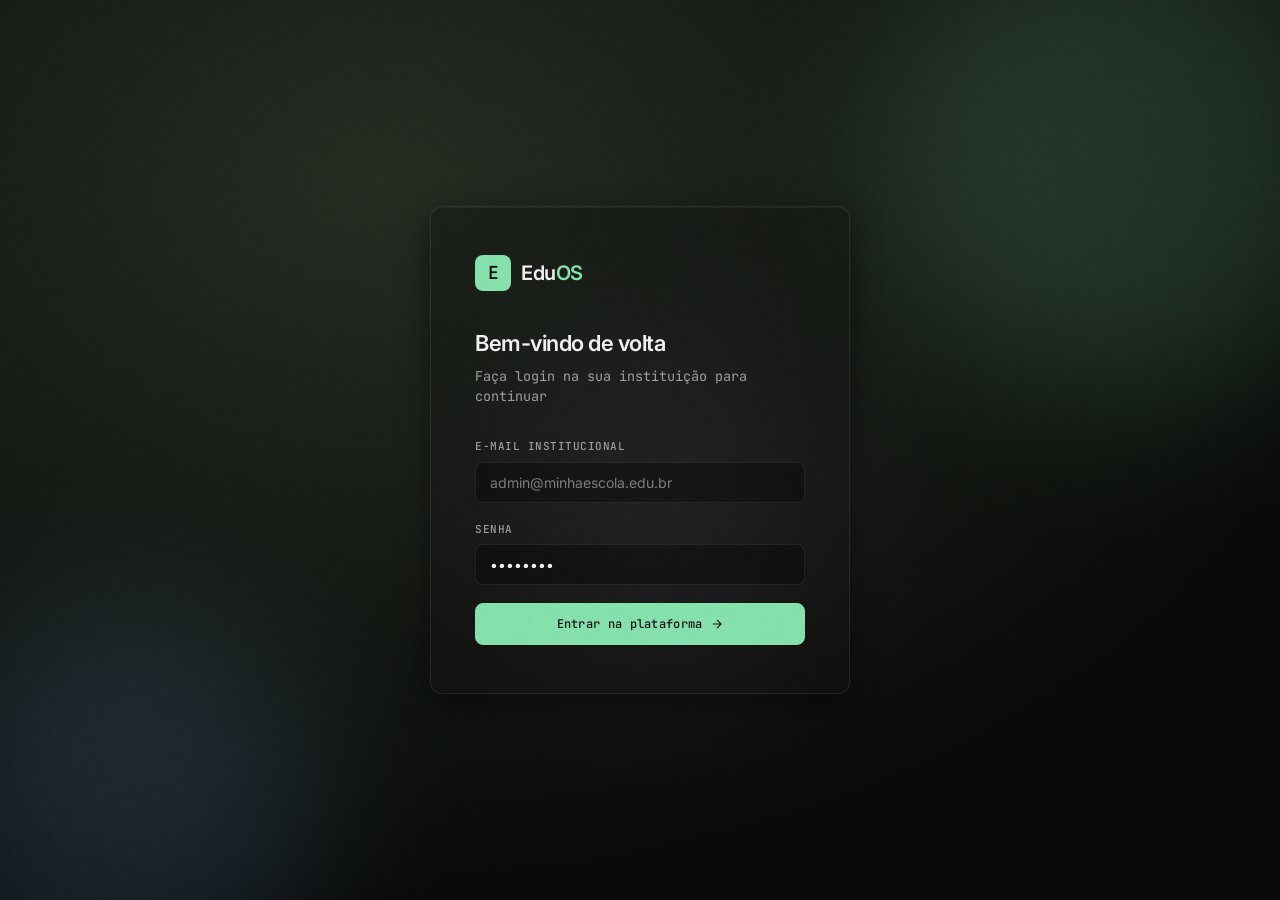
<file: index.html>
<!DOCTYPE html>
<html lang="pt-BR" data-theme="neon-glass">
<head>
<meta charset="UTF-8">
<meta name="viewport" content="width=device-width, initial-scale=1.0">
<title>EduOS — Plataforma de Gestão Educacional</title>
<meta name="description" content="EduOS — Sistema SaaS de gestão educacional para cursos técnicos e treinamentos NR.">
<link rel="preconnect" href="https://fonts.googleapis.com">
<link href="https://fonts.googleapis.com/css2?family=Inter:wght@300;400;500;600;700&family=JetBrains+Mono:wght@400;500&display=swap" rel="stylesheet">
<link rel="stylesheet" href="https://cdnjs.cloudflare.com/ajax/libs/font-awesome/6.4.0/css/all.min.css">
<link rel="stylesheet" href="./css/globals.css">
<link rel="stylesheet" href="./css/layout.css">
<link rel="stylesheet" href="./css/components.css">
</head>
<body>

<!-- SKIP LINK — acessibilidade: permite pular o sidebar via teclado (Tab → Enter) -->
<a href="#main-content" class="skip-link">Pular para o conteúdo</a>

<!-- NOISE OVERLAY (grain texture — ativo em neon-glass e ocean-glass) -->
<div class="noise-overlay"></div>

<!-- TOAST CONTAINER -->
<div id="toast-container"></div>

<!-- MODAL BACKDROP -->
<div class="modal-backdrop" id="modal-backdrop">
  <div class="modal" id="modal-content">
    <div class="modal-header">
      <span class="modal-title" id="modal-title">Modal</span>
      <button class="modal-close" id="modal-close-btn">
        <svg viewBox="0 0 24 24" fill="none" stroke="currentColor" stroke-width="2" width="16" height="16"><path d="M18 6L6 18M6 6l12 12"/></svg>
      </button>
    </div>
    <div id="modal-body"></div>
  </div>
</div>

<!-- ===================== LOGIN SCREEN ===================== -->
<div id="login-screen">
  <div class="login-bg">
    <div class="login-bg-orb"></div>
    <div class="login-bg-orb"></div>
    <div class="login-bg-orb"></div>
  </div>
  <div class="login-card">
    <div class="login-logo">
      <div class="login-logo-icon">E</div>
      <div class="login-logo-text">Edu<span>OS</span></div>
    </div>
    <h2>Bem-vindo de volta</h2>
    <p>Faça login na sua instituição para continuar</p>

    <div class="form-field">
      <label class="form-label">E-mail institucional</label>
      <input class="form-input" id="login-email" type="email" placeholder="admin@minhaescola.edu.br">
    </div>
    <div class="form-field">
      <label class="form-label">Senha</label>
      <input class="form-input" id="login-pass" type="password" placeholder="••••••••" value="demo1234">
    </div>
    <div id="login-session-hint" style="display:none; color:var(--accent); font-size:11.5px; margin-bottom:4px; font-family:var(--font-mono); opacity:0.8;"></div>
    <div id="login-error" style="display:none; color:var(--red); font-size:12.5px; margin-bottom:12px; padding:8px 12px; background:var(--red-soft); border-radius:var(--radius-sm);"></div>
    <button class="btn btn-primary full" id="login-btn">
      Entrar na plataforma
      <svg viewBox="0 0 24 24" fill="none" stroke="currentColor" stroke-width="2" width="14" height="14"><path d="M5 12h14M12 5l7 7-7 7"/></svg>
    </button>

    <!-- Demo login was removed -->
  </div>
</div>

<!-- ===================== APP ===================== -->

<!-- Overlay do drawer mobile -->
<div class="sidebar-overlay" id="sidebar-overlay"></div>

<div id="app">
  <!-- SIDEBAR -->
  <aside class="sidebar" id="sidebar">
    <div class="sidebar-header">
      <div class="sidebar-brand">
        <div class="sidebar-brand-icon" style="flex-shrink:0">E</div>
        <div class="sidebar-brand-name" style="flex-shrink:0">Edu<span>OS</span></div>
        <button class="sidebar-collapse-btn" id="sidebar-collapse-btn" aria-label="Alternar menu">
          <svg viewBox="0 0 24 24" fill="none" stroke="currentColor" stroke-width="2" width="16" height="16">
            <polyline points="15 18 9 12 15 6"></polyline>
          </svg>
        </button>
      </div>
    </div>

    <div class="sidebar-section">
      <div class="sidebar-section-label">Visão geral</div>
      <div class="nav-item active" data-page="dashboard" role="button" tabindex="0" aria-current="page">
        <svg viewBox="0 0 24 24" fill="none" stroke="currentColor" stroke-width="1.8"><rect x="3" y="3" width="7" height="7" rx="1"/><rect x="14" y="3" width="7" height="7" rx="1"/><rect x="3" y="14" width="7" height="7" rx="1"/><rect x="14" y="14" width="7" height="7" rx="1"/></svg>
        <span class="nav-label">Dashboard</span>
      </div>
    </div>

    <div class="sidebar-section">
      <div class="sidebar-section-label">Acadêmico</div>
      <div class="nav-item" role="button" tabindex="0" data-page="alunos">
        <svg viewBox="0 0 24 24" fill="none" stroke="currentColor" stroke-width="1.8"><path d="M17 21v-2a4 4 0 00-4-4H5a4 4 0 00-4 4v2"/><circle cx="9" cy="7" r="4"/><path d="M23 21v-2a4 4 0 00-3-3.87M16 3.13a4 4 0 010 7.75"/></svg>
        <span class="nav-label">Alunos</span>
      </div>
      <div class="nav-item" role="button" tabindex="0" data-page="turmas">
        <svg viewBox="0 0 24 24" fill="none" stroke="currentColor" stroke-width="1.8"><rect x="3" y="4" width="18" height="18" rx="2"/><path d="M16 2v4M8 2v4M3 10h18"/></svg>
        <span class="nav-label">Turmas</span>
      </div>
      <div class="nav-item" role="button" tabindex="0" data-page="cursos">
        <svg viewBox="0 0 24 24" fill="none" stroke="currentColor" stroke-width="1.8"><path d="M4 19.5A2.5 2.5 0 016.5 17H20"/><path d="M6.5 2H20v20H6.5A2.5 2.5 0 014 19.5v-15A2.5 2.5 0 016.5 2z"/></svg>
        <span class="nav-label">Cursos</span>
      </div>
      <div class="nav-item" role="button" tabindex="0" data-page="instrutores">
        <svg viewBox="0 0 24 24" fill="none" stroke="currentColor" stroke-width="1.8"><circle cx="12" cy="8" r="4"/><path d="M20 21a8 8 0 00-16 0"/><path d="M16 11l2 2 4-4"/></svg>
        <span class="nav-label">Instrutores</span>
      </div>
    </div>

    <div class="sidebar-section">
      <div class="sidebar-section-label">Operacional</div>
      <div class="nav-item" role="button" tabindex="0" data-page="matriculas">
        <svg viewBox="0 0 24 24" fill="none" stroke="currentColor" stroke-width="1.8"><path d="M9 11l3 3L22 4"/><path d="M21 12v7a2 2 0 01-2 2H5a2 2 0 01-2-2V5a2 2 0 012-2h11"/></svg>
        <span class="nav-label">Matrículas</span>
      </div>
      <div class="nav-item" role="button" tabindex="0" data-page="pipeline">
        <svg viewBox="0 0 24 24" fill="none" stroke="currentColor" stroke-width="1.8"><path d="M2 20h2l3-12h10l3 12h2M9 8h6"/></svg>
        <span class="nav-label">Pipeline</span>
      </div>
      <div class="nav-item" role="button" tabindex="0" data-page="certificados">
        <svg viewBox="0 0 24 24" fill="none" stroke="currentColor" stroke-width="1.8"><circle cx="12" cy="8" r="6"/><path d="M15.477 12.89L17 22l-5-3-5 3 1.523-9.11"/></svg>
        <span class="nav-label">Certificados</span>
      </div>
    </div>

    <div class="sidebar-section">
      <div class="sidebar-section-label">Comercial</div>
      <div class="nav-item" role="button" tabindex="0" data-page="empresas">
        <svg viewBox="0 0 24 24" fill="none" stroke="currentColor" stroke-width="1.8"><path d="M3 9l9-7 9 7v11a2 2 0 01-2 2H5a2 2 0 01-2-2z"/><polyline points="9 22 9 12 15 12 15 22"/></svg>
        <span class="nav-label">Empresas B2B</span>
      </div>
      <div class="nav-item" role="button" tabindex="0" data-page="renovacoes">
        <svg viewBox="0 0 24 24" fill="none" stroke="currentColor" stroke-width="1.8"><path d="M23 4v6h-6"/><path d="M20.49 15a9 9 0 11-2.12-9.36L23 10"/></svg>
        <span class="nav-label">Renovações</span>
      </div>
    </div>

    <div class="sidebar-section">
      <div class="sidebar-section-label">Financeiro</div>
      <div class="nav-item" role="button" tabindex="0" data-page="financeiro">
        <svg viewBox="0 0 24 24" fill="none" stroke="currentColor" stroke-width="1.8"><line x1="12" y1="1" x2="12" y2="23"/><path d="M17 5H9.5a3.5 3.5 0 000 7h5a3.5 3.5 0 010 7H6"/></svg>
        <span class="nav-label">Pagamentos</span>
      </div>
      <div class="nav-item" role="button" tabindex="0" data-page="relatorios">
        <svg viewBox="0 0 24 24" fill="none" stroke="currentColor" stroke-width="1.8"><line x1="18" y1="20" x2="18" y2="10"/><line x1="12" y1="20" x2="12" y2="4"/><line x1="6" y1="20" x2="6" y2="14"/></svg>
        <span class="nav-label">Relatórios</span>
      </div>
    </div>

    <div class="sidebar-section">
      <div class="sidebar-section-label">Minha Conta</div>
      <div class="nav-item" role="button" tabindex="0" data-page="portal-aluno">
        <svg viewBox="0 0 24 24" fill="none" stroke="currentColor" stroke-width="1.8"><circle cx="12" cy="8" r="4"/><path d="M4 20c0-4 3.6-7 8-7s8 3 8 7"/></svg>
        <span class="nav-label">Meu Portal</span>
      </div>
    </div>

    <div class="sidebar-section">
      <div class="sidebar-section-label">Sistema</div>
      <div class="nav-item" role="button" tabindex="0" data-page="rbac">
        <svg viewBox="0 0 24 24" fill="none" stroke="currentColor" stroke-width="1.8"><rect x="3" y="11" width="18" height="11" rx="2"/><path d="M7 11V7a5 5 0 0110 0v4"/></svg>
        <span class="nav-label">Permissões RBAC</span>
      </div>
      <div class="nav-item" role="button" tabindex="0" data-page="configuracoes">
        <svg viewBox="0 0 24 24" fill="none" stroke="currentColor" stroke-width="1.8"><circle cx="12" cy="12" r="3"/><path d="M19.4 15a1.65 1.65 0 00.33 1.82l.06.06a2 2 0 010 2.83 2 2 0 01-2.83 0l-.06-.06a1.65 1.65 0 00-1.82-.33 1.65 1.65 0 00-1 1.51V21a2 2 0 01-2 2 2 2 0 01-2-2v-.09A1.65 1.65 0 009 19.4a1.65 1.65 0 00-1.82.33l-.06.06a2 2 0 01-2.83 0 2 2 0 010-2.83l.06-.06A1.65 1.65 0 004.68 15a1.65 1.65 0 00-1.51-1H3a2 2 0 01-2-2 2 2 0 012-2h.09A1.65 1.65 0 004.6 9a1.65 1.65 0 00-.33-1.82l-.06-.06a2 2 0 010-2.83 2 2 0 012.83 0l.06.06A1.65 1.65 0 009 4.68a1.65 1.65 0 001-1.51V3a2 2 0 012-2 2 2 0 012 2v.09a1.65 1.65 0 001 1.51 1.65 1.65 0 001.82-.33l.06-.06a2 2 0 012.83 0 2 2 0 010 2.83l-.06.06A1.65 1.65 0 0019.4 9a1.65 1.65 0 001.51 1H21a2 2 0 012 2 2 2 0 01-2 2h-.09a1.65 1.65 0 00-1.51 1z"/></svg>
        <span class="nav-label">Configurações</span>
      </div>
    </div>

    <div class="sidebar-footer">
      <div class="user-chip" id="user-chip-logout">
        <div class="user-avatar" id="user-avatar-sidebar">A</div>
        <div class="user-info">
          <div class="user-name" id="user-name-sidebar">Admin</div>
          <div class="user-role" id="user-role-sidebar">Administrador</div>
        </div>
        <svg viewBox="0 0 24 24" fill="none" stroke="currentColor" stroke-width="1.8" width="14" height="14" style="color:var(--text-tertiary);flex-shrink:0"><path d="M9 21H5a2 2 0 01-2-2V5a2 2 0 012-2h4M16 17l5-5-5-5M21 12H9"/></svg>
      </div>
    </div>
  </aside>

  <!-- MAIN AREA -->
  <div class="main-area">
    <div class="topbar">
      <!-- Hamburger mobile -->
      <button id="hamburger-btn" aria-label="Abrir menu">
        <svg viewBox="0 0 24 24" fill="none" stroke="currentColor" stroke-width="2" width="20" height="20">
          <line x1="3" y1="6" x2="21" y2="6"/><line x1="3" y1="12" x2="21" y2="12"/><line x1="3" y1="18" x2="21" y2="18"/>
        </svg>
      </button>

      <span id="topbar-title" class="topbar-title">Dashboard</span>

      <div class="topbar-actions">
        <div class="topbar-search-wrap">
          <svg viewBox="0 0 24 24" fill="none" stroke="currentColor" stroke-width="2"><circle cx="11" cy="11" r="8"/><path d="M21 21l-4.35-4.35"/></svg>
          <input class="topbar-search" id="topbar-search" placeholder="Buscar alunos, cursos...">
        </div>
        <div style="position:relative" id="notif-wrapper">
          <button class="btn btn-ghost btn-icon notif-bell-btn" title="Notificações" id="notif-btn">
            <svg viewBox="0 0 24 24" fill="none" stroke="currentColor" stroke-width="1.8" width="16" height="16"><path d="M18 8A6 6 0 006 8c0 7-3 9-3 9h18s-3-2-3-9M13.73 21a2 2 0 01-3.46 0"/></svg>
          </button>
          <div class="notif-dot" id="notif-dot" style="display:none"></div>
        </div>
        <button class="btn btn-ghost btn-icon" id="theme-toggle" title="Alternar tema (4 temas)">
          <i class="fa-solid fa-terminal"></i>
        </button>
      </div>
    </div>
    <div class="content" id="main-content"></div>
  </div>
</div>

<!-- ===================== MOBILE BOTTOM NAV ===================== -->
<nav class="mobile-bottom-nav" id="mobile-bottom-nav">
  <div class="nav-item mbn-item" data-page="dashboard">
    <svg viewBox="0 0 24 24" fill="none" stroke="currentColor" stroke-width="1.8"><rect x="3" y="3" width="7" height="7" rx="1"/><rect x="14" y="3" width="7" height="7" rx="1"/><rect x="3" y="14" width="7" height="7" rx="1"/><rect x="14" y="14" width="7" height="7" rx="1"/></svg>
    <span>Dashboard</span>
  </div>
  <div class="nav-item mbn-item" data-page="alunos">
    <svg viewBox="0 0 24 24" fill="none" stroke="currentColor" stroke-width="1.8"><path d="M17 21v-2a4 4 0 00-4-4H5a4 4 0 00-4 4v2"/><circle cx="9" cy="7" r="4"/><path d="M23 21v-2a4 4 0 00-3-3.87M16 3.13a4 4 0 010 7.75"/></svg>
    <span>Alunos</span>
  </div>
  <div class="nav-item mbn-item" data-page="matriculas">
    <svg viewBox="0 0 24 24" fill="none" stroke="currentColor" stroke-width="1.8"><path d="M9 11l3 3L22 4"/><path d="M21 12v7a2 2 0 01-2 2H5a2 2 0 01-2-2V5a2 2 0 012-2h11"/></svg>
    <span>Matrículas</span>
  </div>
  <div class="nav-item mbn-item" data-page="financeiro">
    <svg viewBox="0 0 24 24" fill="none" stroke="currentColor" stroke-width="1.8"><line x1="12" y1="1" x2="12" y2="23"/><path d="M17 5H9.5a3.5 3.5 0 000 7h5a3.5 3.5 0 010 7H6"/></svg>
    <span>Pagamentos</span>
  </div>
  <button class="mbn-item mbn-more" id="mbn-more-btn" aria-label="Mais opções">
    <svg viewBox="0 0 24 24" fill="none" stroke="currentColor" stroke-width="1.8"><circle cx="5" cy="12" r="1.5"/><circle cx="12" cy="12" r="1.5"/><circle cx="19" cy="12" r="1.5"/></svg>
    <span>Mais</span>
  </button>
</nav>

<!-- SHEET OVERLAY -->
<div class="sheet-overlay" id="sheet-overlay"></div>

<!-- MOBILE BOTTOM SHEET -->
<div class="mobile-sheet" id="mobile-sheet">
  <div class="sheet-handle"></div>

  <div class="sheet-user">
    <div class="user-avatar" id="sheet-user-avatar">A</div>
    <div class="user-info">
      <div class="user-name" id="sheet-user-name">Admin</div>
      <div class="user-role" id="sheet-user-role">Administrador</div>
    </div>
    <button class="sheet-logout-btn" id="sheet-logout-btn" aria-label="Sair">
      <svg viewBox="0 0 24 24" fill="none" stroke="currentColor" stroke-width="1.8" width="16" height="16"><path d="M9 21H5a2 2 0 01-2-2V5a2 2 0 012-2h4M16 17l5-5-5-5M21 12H9"/></svg>
    </button>
  </div>

  <div class="sheet-section">
    <div class="sheet-section-label">Acadêmico</div>
    <div class="nav-item" role="button" tabindex="0" data-page="turmas">
      <svg viewBox="0 0 24 24" fill="none" stroke="currentColor" stroke-width="1.8"><rect x="3" y="4" width="18" height="18" rx="2"/><path d="M16 2v4M8 2v4M3 10h18"/></svg>
      Turmas
    </div>
    <div class="nav-item" role="button" tabindex="0" data-page="cursos">
      <svg viewBox="0 0 24 24" fill="none" stroke="currentColor" stroke-width="1.8"><path d="M4 19.5A2.5 2.5 0 016.5 17H20"/><path d="M6.5 2H20v20H6.5A2.5 2.5 0 014 19.5v-15A2.5 2.5 0 016.5 2z"/></svg>
      Cursos
    </div>
    <div class="nav-item" role="button" tabindex="0" data-page="instrutores">
      <svg viewBox="0 0 24 24" fill="none" stroke="currentColor" stroke-width="1.8"><circle cx="12" cy="8" r="4"/><path d="M20 21a8 8 0 00-16 0"/><path d="M16 11l2 2 4-4"/></svg>
      Instrutores
    </div>
  </div>

  <div class="sheet-section">
    <div class="sheet-section-label">Operacional</div>
    <div class="nav-item" role="button" tabindex="0" data-page="pipeline">
      <svg viewBox="0 0 24 24" fill="none" stroke="currentColor" stroke-width="1.8"><path d="M2 20h2l3-12h10l3 12h2M9 8h6"/></svg>
      Pipeline
    </div>
    <div class="nav-item" role="button" tabindex="0" data-page="certificados">
      <svg viewBox="0 0 24 24" fill="none" stroke="currentColor" stroke-width="1.8"><circle cx="12" cy="8" r="6"/><path d="M15.477 12.89L17 22l-5-3-5 3 1.523-9.11"/></svg>
      Certificados
    </div>
  </div>

  <div class="sheet-section">
    <div class="sheet-section-label">Comercial</div>
    <div class="nav-item" role="button" tabindex="0" data-page="empresas">
      <svg viewBox="0 0 24 24" fill="none" stroke="currentColor" stroke-width="1.8"><path d="M3 9l9-7 9 7v11a2 2 0 01-2 2H5a2 2 0 01-2-2z"/><polyline points="9 22 9 12 15 12 15 22"/></svg>
      Empresas B2B
    </div>
    <div class="nav-item" role="button" tabindex="0" data-page="renovacoes">
      <svg viewBox="0 0 24 24" fill="none" stroke="currentColor" stroke-width="1.8"><path d="M23 4v6h-6"/><path d="M20.49 15a9 9 0 11-2.12-9.36L23 10"/></svg>
      Renovações
    </div>
  </div>

  <div class="sheet-section">
    <div class="sheet-section-label">Sistema</div>
    <div class="nav-item" role="button" tabindex="0" data-page="relatorios">
      <svg viewBox="0 0 24 24" fill="none" stroke="currentColor" stroke-width="1.8"><line x1="18" y1="20" x2="18" y2="10"/><line x1="12" y1="20" x2="12" y2="4"/><line x1="6" y1="20" x2="6" y2="14"/></svg>
      Relatórios
    </div>
    <div class="nav-item" role="button" tabindex="0" data-page="rbac">
      <svg viewBox="0 0 24 24" fill="none" stroke="currentColor" stroke-width="1.8"><rect x="3" y="11" width="18" height="11" rx="2"/><path d="M7 11V7a5 5 0 0110 0v4"/></svg>
      Permissões RBAC
    </div>
    <div class="nav-item" role="button" tabindex="0" data-page="configuracoes">
      <svg viewBox="0 0 24 24" fill="none" stroke="currentColor" stroke-width="1.8"><circle cx="12" cy="12" r="3"/><path d="M19.4 15a1.65 1.65 0 00.33 1.82l.06.06a2 2 0 010 2.83 2 2 0 01-2.83 0l-.06-.06a1.65 1.65 0 00-1.82-.33 1.65 1.65 0 00-1 1.51V21a2 2 0 01-2 2 2 2 0 01-2-2v-.09A1.65 1.65 0 009 19.4a1.65 1.65 0 00-1.82.33l-.06.06a2 2 0 01-2.83 0 2 2 0 010-2.83l.06-.06A1.65 1.65 0 004.68 15a1.65 1.65 0 00-1.51-1H3a2 2 0 01-2-2 2 2 0 012-2h.09A1.65 1.65 0 004.6 9a1.65 1.65 0 00-.33-1.82l-.06-.06a2 2 0 010-2.83 2 2 0 012.83 0l.06.06A1.65 1.65 0 009 4.68a1.65 1.65 0 001-1.51V3a2 2 0 012-2 2 2 0 012 2v.09a1.65 1.65 0 001 1.51 1.65 1.65 0 001.82-.33l.06-.06a2 2 0 012.83 0 2 2 0 010 2.83l-.06.06A1.65 1.65 0 0019.4 9a1.65 1.65 0 001.51 1H21a2 2 0 012 2 2 2 0 01-2 2h-.09a1.65 1.65 0 00-1.51 1z"/></svg>
      Configurações
    </div>
  </div>
</div>

<!-- ===================== LOADING SCREEN (pós-login) ===================== -->
<div id="loading-screen" class="loading-screen" style="display:none">
  <div class="loading-card">
    <div class="login-logo" style="margin-bottom:0">
      <div class="login-logo-icon">E</div>
      <div class="login-logo-text">Edu<span>OS</span></div>
    </div>
    <div class="ls-progress-wrapper">
      <div class="ls-bar-container">
        <div id="ls-bar-fill" class="ls-bar-fill"></div>
      </div>
      <div class="ls-footer">
        <span id="ls-status" class="ls-status">> init_system...</span>
        <span id="ls-percent" class="ls-percent">0%</span>
      </div>
    </div>
  </div>
</div>

<!-- NOTIFICATION PANEL — fixed overlay, fora do stacking context do topbar -->
<div id="notif-panel" style="display:none">
  <div class="notif-panel-header">
    <div style="display:flex;align-items:center;gap:7px">
      <span class="notif-panel-title">Notificações</span>
      <span id="notif-count" class="notif-count-badge" style="display:none"></span>
    </div>
    <div class="notif-actions">
      <button id="notif-sound-toggle" class="notif-icon-btn" title="Alternar som"></button>
      <button id="notif-mark-all" class="notif-icon-btn" title="Marcar todas como lidas" style="color:var(--text-tertiary)">
        <svg viewBox="0 0 24 24" fill="none" stroke="currentColor" stroke-width="2" stroke-linecap="round" stroke-linejoin="round" width="14" height="14"><path d="M5 13l4 4L19 7"/></svg>
      </button>
      <button id="notif-clear-all" class="notif-icon-btn" title="Limpar todas as notificações" style="color:var(--text-tertiary)">
        <svg viewBox="0 0 24 24" fill="none" stroke="currentColor" stroke-width="2" stroke-linecap="round" stroke-linejoin="round" width="14" height="14"><line x1="18" y1="6" x2="6" y2="18"/><line x1="6" y1="6" x2="18" y2="18"/></svg>
      </button>
    </div>
  </div>
  <div class="notif-divider"></div>
  <div id="notif-list" class="notif-list"></div>
  <div id="notif-empty" class="notif-empty" style="display:none">
    <div class="notif-empty-icon">
      <svg viewBox="0 0 24 24" fill="none" stroke="currentColor" stroke-width="1.5" width="20" height="20"><path d="M18 8A6 6 0 006 8c0 7-3 9-3 9h18s-3-2-3-9M13.73 21a2 2 0 01-3.46 0"/></svg>
    </div>
    <p>Tudo em dia</p>
    <span>Nenhum alerta no momento</span>
  </div>
</div>

<script type="module" src="./js/core/init.js"></script>
</body>
</html>
</file>
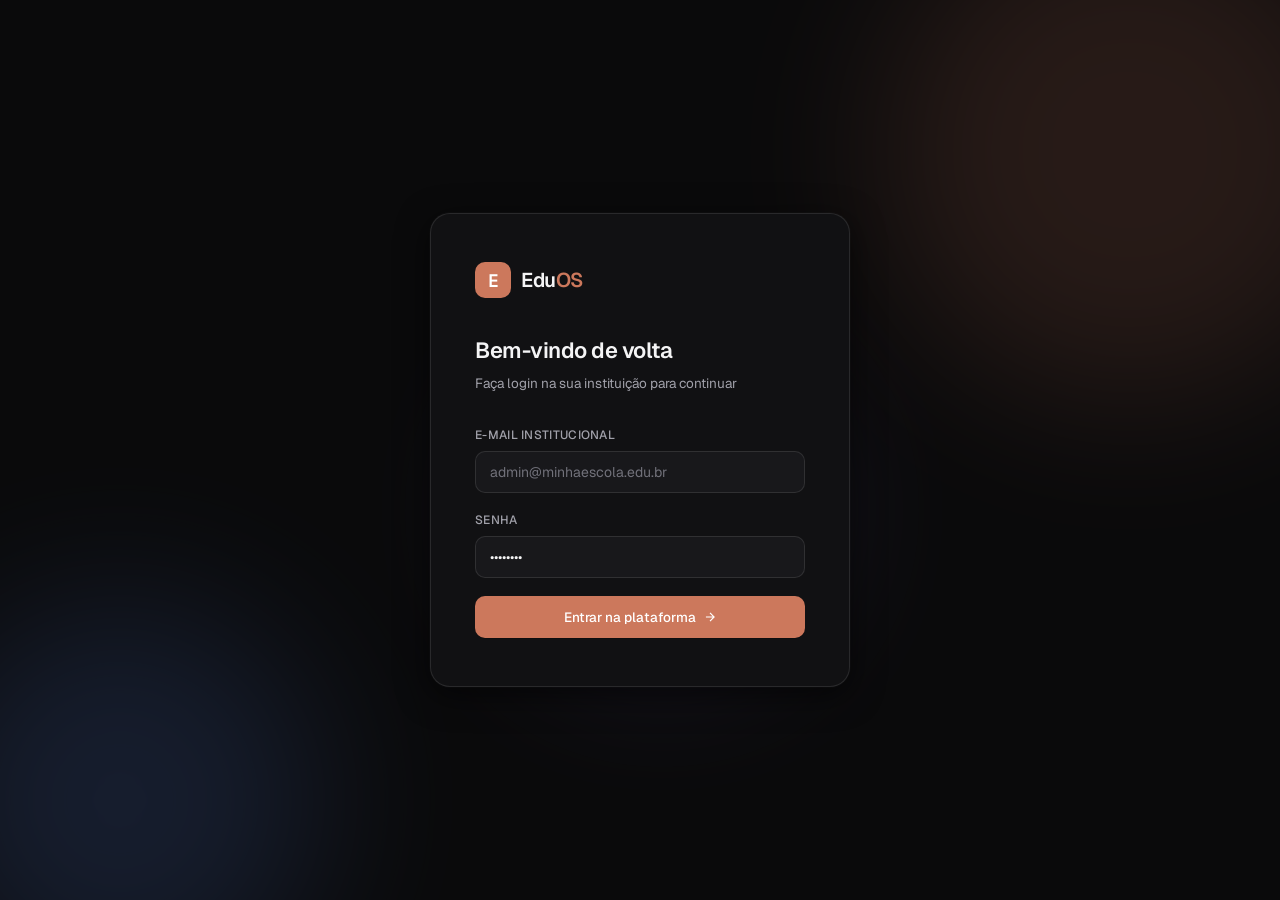
<file: projeto HLV/index.html>
<!DOCTYPE html>
<html lang="pt-BR" data-theme="dark">
<head>
<meta charset="UTF-8">
<meta name="viewport" content="width=device-width, initial-scale=1.0">
<title>EduOS — Plataforma de Gestão Educacional</title>
<meta name="description" content="EduOS — Sistema SaaS de gestão educacional para cursos técnicos e treinamentos NR.">
<link rel="preconnect" href="https://fonts.googleapis.com">
<link href="https://fonts.googleapis.com/css2?family=Geist:wght@300;400;500;600&family=Geist+Mono:wght@400;500&display=swap" rel="stylesheet">
<link rel="stylesheet" href="./css/globals.css">
<link rel="stylesheet" href="./css/layout.css">
<link rel="stylesheet" href="./css/components.css">
</head>
<body>

<!-- TOAST CONTAINER -->
<div id="toast-container"></div>

<!-- MODAL BACKDROP -->
<div class="modal-backdrop" id="modal-backdrop">
  <div class="modal" id="modal-content">
    <div class="modal-header">
      <span class="modal-title" id="modal-title">Modal</span>
      <button class="modal-close" id="modal-close-btn">
        <svg viewBox="0 0 24 24" fill="none" stroke="currentColor" stroke-width="2" width="16" height="16"><path d="M18 6L6 18M6 6l12 12"/></svg>
      </button>
    </div>
    <div id="modal-body"></div>
  </div>
</div>

<!-- ===================== LOGIN SCREEN ===================== -->
<div id="login-screen">
  <div class="login-bg">
    <div class="login-bg-orb"></div>
    <div class="login-bg-orb"></div>
    <div class="login-bg-orb"></div>
  </div>
  <div class="login-card">
    <div class="login-logo">
      <div class="login-logo-icon">E</div>
      <div class="login-logo-text">Edu<span>OS</span></div>
    </div>
    <h2>Bem-vindo de volta</h2>
    <p>Faça login na sua instituição para continuar</p>

    <div class="form-field">
      <label class="form-label">E-mail institucional</label>
      <input class="form-input" id="login-email" type="email" placeholder="admin@minhaescola.edu.br">
    </div>
    <div class="form-field">
      <label class="form-label">Senha</label>
      <input class="form-input" id="login-pass" type="password" placeholder="••••••••" value="demo1234">
    </div>
    <div id="login-error" style="display:none; color:var(--red); font-size:12.5px; margin-bottom:12px; padding:8px 12px; background:var(--red-soft); border-radius:var(--radius-sm);"></div>
    <button class="btn btn-primary full" id="login-btn">
      Entrar na plataforma
      <svg viewBox="0 0 24 24" fill="none" stroke="currentColor" stroke-width="2" width="14" height="14"><path d="M5 12h14M12 5l7 7-7 7"/></svg>
    </button>

    <!-- Demo login was removed -->
  </div>
</div>

<!-- ===================== APP ===================== -->

<!-- Overlay do drawer mobile -->
<div class="sidebar-overlay" id="sidebar-overlay"></div>

<div id="app">
  <!-- SIDEBAR -->
  <aside class="sidebar" id="sidebar">
    <div class="sidebar-header">
      <div class="sidebar-brand">
        <div class="sidebar-brand-icon">E</div>
        <div class="sidebar-brand-name">Edu<span>OS</span></div>
      </div>
    </div>

    <div class="sidebar-section">
      <div class="sidebar-section-label">Visão geral</div>
      <div class="nav-item active" data-page="dashboard">
        <svg viewBox="0 0 24 24" fill="none" stroke="currentColor" stroke-width="1.8"><rect x="3" y="3" width="7" height="7" rx="1"/><rect x="14" y="3" width="7" height="7" rx="1"/><rect x="3" y="14" width="7" height="7" rx="1"/><rect x="14" y="14" width="7" height="7" rx="1"/></svg>
        Dashboard
      </div>
    </div>

    <div class="sidebar-section">
      <div class="sidebar-section-label">Acadêmico</div>
      <div class="nav-item" data-page="alunos">
        <svg viewBox="0 0 24 24" fill="none" stroke="currentColor" stroke-width="1.8"><path d="M17 21v-2a4 4 0 00-4-4H5a4 4 0 00-4 4v2"/><circle cx="9" cy="7" r="4"/><path d="M23 21v-2a4 4 0 00-3-3.87M16 3.13a4 4 0 010 7.75"/></svg>
        Alunos
      </div>
      <div class="nav-item" data-page="turmas">
        <svg viewBox="0 0 24 24" fill="none" stroke="currentColor" stroke-width="1.8"><rect x="3" y="4" width="18" height="18" rx="2"/><path d="M16 2v4M8 2v4M3 10h18"/></svg>
        Turmas
      </div>
      <div class="nav-item" data-page="cursos">
        <svg viewBox="0 0 24 24" fill="none" stroke="currentColor" stroke-width="1.8"><path d="M4 19.5A2.5 2.5 0 016.5 17H20"/><path d="M6.5 2H20v20H6.5A2.5 2.5 0 014 19.5v-15A2.5 2.5 0 016.5 2z"/></svg>
        Cursos
      </div>
      <div class="nav-item" data-page="instrutores">
        <svg viewBox="0 0 24 24" fill="none" stroke="currentColor" stroke-width="1.8"><circle cx="12" cy="8" r="4"/><path d="M20 21a8 8 0 00-16 0"/><path d="M16 11l2 2 4-4"/></svg>
        Instrutores
      </div>
    </div>

    <div class="sidebar-section">
      <div class="sidebar-section-label">Operacional</div>
      <div class="nav-item" data-page="matriculas">
        <svg viewBox="0 0 24 24" fill="none" stroke="currentColor" stroke-width="1.8"><path d="M9 11l3 3L22 4"/><path d="M21 12v7a2 2 0 01-2 2H5a2 2 0 01-2-2V5a2 2 0 012-2h11"/></svg>
        Matrículas
      </div>
      <div class="nav-item" data-page="pipeline">
        <svg viewBox="0 0 24 24" fill="none" stroke="currentColor" stroke-width="1.8"><path d="M2 20h2l3-12h10l3 12h2M9 8h6"/></svg>
        Pipeline
      </div>
      <div class="nav-item" data-page="certificados">
        <svg viewBox="0 0 24 24" fill="none" stroke="currentColor" stroke-width="1.8"><circle cx="12" cy="8" r="6"/><path d="M15.477 12.89L17 22l-5-3-5 3 1.523-9.11"/></svg>
        Certificados
      </div>
    </div>

    <div class="sidebar-section">
      <div class="sidebar-section-label">Comercial</div>
      <div class="nav-item" data-page="empresas">
        <svg viewBox="0 0 24 24" fill="none" stroke="currentColor" stroke-width="1.8"><path d="M3 9l9-7 9 7v11a2 2 0 01-2 2H5a2 2 0 01-2-2z"/><polyline points="9 22 9 12 15 12 15 22"/></svg>
        Empresas B2B
      </div>
      <div class="nav-item" data-page="renovacoes">
        <svg viewBox="0 0 24 24" fill="none" stroke="currentColor" stroke-width="1.8"><path d="M23 4v6h-6"/><path d="M20.49 15a9 9 0 11-2.12-9.36L23 10"/></svg>
        Renovações
        <span class="nav-badge" id="nav-badge-renov"></span>
      </div>
    </div>

    <div class="sidebar-section">
      <div class="sidebar-section-label">Financeiro</div>
      <div class="nav-item" data-page="financeiro">
        <svg viewBox="0 0 24 24" fill="none" stroke="currentColor" stroke-width="1.8"><line x1="12" y1="1" x2="12" y2="23"/><path d="M17 5H9.5a3.5 3.5 0 000 7h5a3.5 3.5 0 010 7H6"/></svg>
        Pagamentos
      </div>
      <div class="nav-item" data-page="relatorios">
        <svg viewBox="0 0 24 24" fill="none" stroke="currentColor" stroke-width="1.8"><line x1="18" y1="20" x2="18" y2="10"/><line x1="12" y1="20" x2="12" y2="4"/><line x1="6" y1="20" x2="6" y2="14"/></svg>
        Relatórios
      </div>
    </div>

    <div class="sidebar-section">
      <div class="sidebar-section-label">Sistema</div>
      <div class="nav-item" data-page="rbac">
        <svg viewBox="0 0 24 24" fill="none" stroke="currentColor" stroke-width="1.8"><rect x="3" y="11" width="18" height="11" rx="2"/><path d="M7 11V7a5 5 0 0110 0v4"/></svg>
        Permissões RBAC
      </div>
      <div class="nav-item" data-page="configuracoes">
        <svg viewBox="0 0 24 24" fill="none" stroke="currentColor" stroke-width="1.8"><circle cx="12" cy="12" r="3"/><path d="M19.4 15a1.65 1.65 0 00.33 1.82l.06.06a2 2 0 010 2.83 2 2 0 01-2.83 0l-.06-.06a1.65 1.65 0 00-1.82-.33 1.65 1.65 0 00-1 1.51V21a2 2 0 01-2 2 2 2 0 01-2-2v-.09A1.65 1.65 0 009 19.4a1.65 1.65 0 00-1.82.33l-.06.06a2 2 0 01-2.83 0 2 2 0 010-2.83l.06-.06A1.65 1.65 0 004.68 15a1.65 1.65 0 00-1.51-1H3a2 2 0 01-2-2 2 2 0 012-2h.09A1.65 1.65 0 004.6 9a1.65 1.65 0 00-.33-1.82l-.06-.06a2 2 0 010-2.83 2 2 0 012.83 0l.06.06A1.65 1.65 0 009 4.68a1.65 1.65 0 001-1.51V3a2 2 0 012-2 2 2 0 012 2v.09a1.65 1.65 0 001 1.51 1.65 1.65 0 001.82-.33l.06-.06a2 2 0 012.83 0 2 2 0 010 2.83l-.06.06A1.65 1.65 0 0019.4 9a1.65 1.65 0 001.51 1H21a2 2 0 012 2 2 2 0 01-2 2h-.09a1.65 1.65 0 00-1.51 1z"/></svg>
        Configurações
      </div>
    </div>

    <div class="sidebar-footer">
      <div class="user-chip" id="user-chip-logout">
        <div class="user-avatar" id="user-avatar-sidebar">A</div>
        <div class="user-info">
          <div class="user-name" id="user-name-sidebar">Admin</div>
          <div class="user-role" id="user-role-sidebar">Administrador</div>
        </div>
        <svg viewBox="0 0 24 24" fill="none" stroke="currentColor" stroke-width="1.8" width="14" height="14" style="color:var(--text-tertiary);flex-shrink:0"><path d="M9 21H5a2 2 0 01-2-2V5a2 2 0 012-2h4M16 17l5-5-5-5M21 12H9"/></svg>
      </div>
    </div>
  </aside>

  <!-- MAIN AREA -->
  <div class="main-area">
    <div class="topbar">
      <!-- Hamburger mobile -->
      <button id="hamburger-btn" aria-label="Abrir menu">
        <svg viewBox="0 0 24 24" fill="none" stroke="currentColor" stroke-width="2" width="20" height="20">
          <line x1="3" y1="6" x2="21" y2="6"/><line x1="3" y1="12" x2="21" y2="12"/><line x1="3" y1="18" x2="21" y2="18"/>
        </svg>
      </button>

      <span id="topbar-title" class="topbar-title">Dashboard</span>

      <div class="topbar-actions">
        <div class="topbar-search-wrap">
          <svg viewBox="0 0 24 24" fill="none" stroke="currentColor" stroke-width="2"><circle cx="11" cy="11" r="8"/><path d="M21 21l-4.35-4.35"/></svg>
          <input class="topbar-search" id="topbar-search" placeholder="Buscar alunos, cursos...">
        </div>
        <div style="position:relative">
          <button class="btn btn-ghost btn-icon" title="Notificações" id="notif-btn">
            <svg viewBox="0 0 24 24" fill="none" stroke="currentColor" stroke-width="1.8" width="16" height="16"><path d="M18 8A6 6 0 006 8c0 7-3 9-3 9h18s-3-2-3-9M13.73 21a2 2 0 01-3.46 0"/></svg>
          </button>
          <div class="notif-dot"></div>
        </div>
        <div class="theme-toggle" id="theme-toggle" title="Alternar tema"></div>
      </div>
    </div>
    <div class="content" id="main-content"></div>
  </div>
</div>

<script type="module" src="./js/core/init.js"></script>
</body>
</html>
</file>
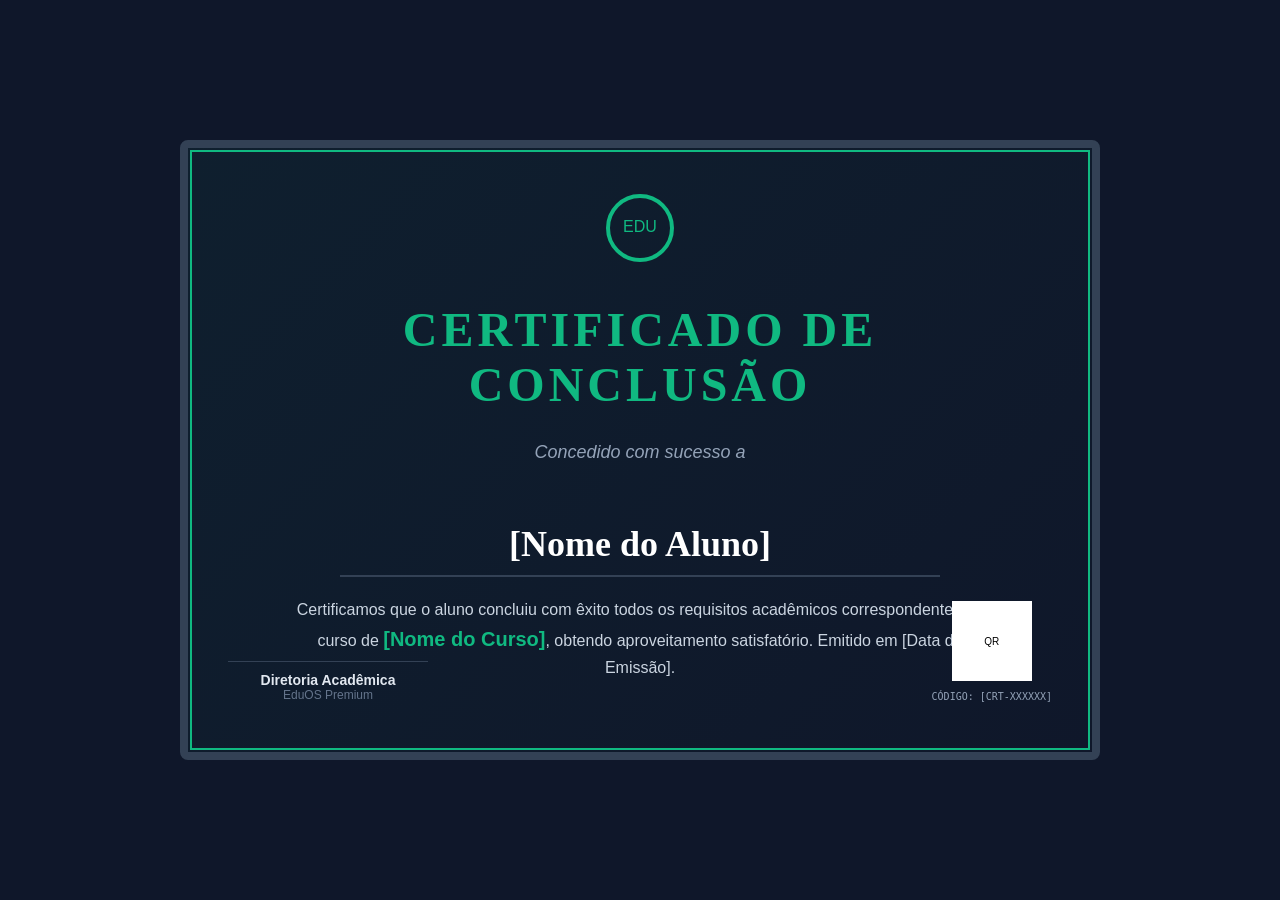
<file: certificado.html>
<!DOCTYPE html>
<html lang="pt-BR">
<head>
  <meta charset="UTF-8">
  <title>Certificado - EduOS</title>
  <style>
    /* Premium Dark Mode / University Style Certificate */
    :root {
      --bg-color: #0f172a;
      --text-color: #f1f5f9;
      --accent: #10b981;
      --border: #334155;
      --font-serif: 'Playfair Display', serif;
      --font-sans: 'Inter', sans-serif;
    }
    
    body {
      margin: 0;
      padding: 0;
      background-color: var(--bg-color);
      color: var(--text-color);
      display: flex;
      justify-content: center;
      align-items: center;
      min-height: 100vh;
      font-family: var(--font-sans);
    }
    
    .certificate-container {
      width: 1000px;
      height: 700px;
      padding: 40px;
      box-sizing: border-box;
      position: relative;
    }
    
    .certificate-border {
      width: 100%;
      height: 100%;
      border: 8px solid var(--border);
      outline: 2px solid var(--accent);
      outline-offset: -12px;
      padding: 40px;
      box-sizing: border-box;
      position: relative;
      background: linear-gradient(135deg, rgba(16,185,129,0.05) 0%, rgba(15,23,42,1) 100%);
      text-align: center;
      border-radius: 8px;
    }
    
    .logo-container img {
      height: 80px;
      margin-bottom: 20px;
    }
    
    .title {
      font-family: var(--font-serif);
      font-size: 48px;
      font-weight: 700;
      color: var(--accent);
      margin: 10px 0 30px;
      letter-spacing: 4px;
      text-transform: uppercase;
    }
    
    .subtitle {
      font-size: 18px;
      color: #94a3b8;
      margin-bottom: 40px;
      font-style: italic;
    }
    
    .recipient-name {
      font-family: var(--font-serif);
      font-size: 36px;
      font-weight: bold;
      color: #ffffff;
      margin: 20px 0;
      border-bottom: 2px solid var(--border);
      display: inline-block;
      padding-bottom: 10px;
      min-width: 600px;
    }
    
    .description {
      font-size: 16px;
      color: #cbd5e1;
      max-width: 700px;
      margin: 0 auto 50px;
      line-height: 1.6;
    }
    
    .course-name {
      font-weight: bold;
      color: var(--accent);
      font-size: 20px;
    }
    
    .footer {
      position: absolute;
      bottom: 50px;
      width: calc(100% - 80px);
      left: 40px;
      display: flex;
      justify-content: space-between;
      align-items: flex-end;
    }
    
    .signature {
      width: 200px;
      border-top: 1px solid var(--border);
      padding-top: 10px;
    }
    
    .signature-name {
      font-weight: bold;
      color: #e2e8f0;
      font-size: 14px;
    }
    
    .signature-role {
      font-size: 12px;
      color: #64748b;
    }
    
    .qr-container {
      text-align: center;
    }
    
    .qr-placeholder {
      width: 80px;
      height: 80px;
      background: #ffffff;
      margin: 0 auto 10px;
      display: grid;
      place-items: center;
      color: #000;
      font-size: 10px;
    }
    
    .qr-code-text {
      font-family: monospace;
      font-size: 10px;
      color: #94a3b8;
    }

    @media print {
      body {
        background-color: transparent;
        -webkit-print-color-adjust: exact;
        print-color-adjust: exact;
      }
      .certificate-container {
        width: 100%;
        height: 100vh;
        margin: 0;
        padding: 0;
      }
      .certificate-border {
        border: 4px solid var(--border);
        background: none;
      }
    }
  </style>
</head>
<body>
  <div class="certificate-container">
    <div class="certificate-border">
      <div class="logo-container">
        <!-- Substituir src base64 futuramente com dados da coluna logo da tabela configuracoes -->
        <img id="cert-logo" src="[data-uri]" alt="EduOS Logo">
      </div>
      
      <div class="title">CERTIFICADO de CONCLUSÃO</div>
      
      <div class="subtitle">Concedido com sucesso a</div>
      
      <div class="recipient-name" id="cert-nome">[Nome do Aluno]</div>
      
      <div class="description">
        Certificamos que o aluno concluiu com êxito todos os requisitos acadêmicos correspondentes ao curso de 
        <span class="course-name" id="cert-curso">[Nome do Curso]</span>, 
        obtendo aproveitamento satisfatório. Emitido em <span id="cert-data">[Data de Emissão]</span>.
      </div>
      
      <div class="footer">
        <div class="signature">
          <div class="signature-name">Diretoria Acadêmica</div>
          <div class="signature-role">EduOS Premium</div>
        </div>
        
        <div class="qr-container">
          <div class="qr-placeholder" id="cert-qr">QR</div>
          <div class="qr-code-text" id="cert-codigo">CÓDIGO: [CRT-XXXXXX]</div>
        </div>
      </div>
    </div>
  </div>
  <script>
    // Exemplo de injeção dinâmica
    function loadCertificateData(certData) {
        document.getElementById('cert-nome').innerText = certData.aluno_nome;
        document.getElementById('cert-curso').innerText = certData.curso_nome;
        document.getElementById('cert-data').innerText = new Date(certData.data_emissao).toLocaleDateString('pt-BR');
        document.getElementById('cert-codigo').innerText = `CÓDIGO: ${certData.codigo_verificacao}`;
        
        // Exemplo: document.getElementById('cert-logo').src = certData.institution_logo_base64;
    }
  </script>
</body>
</html>
</file>
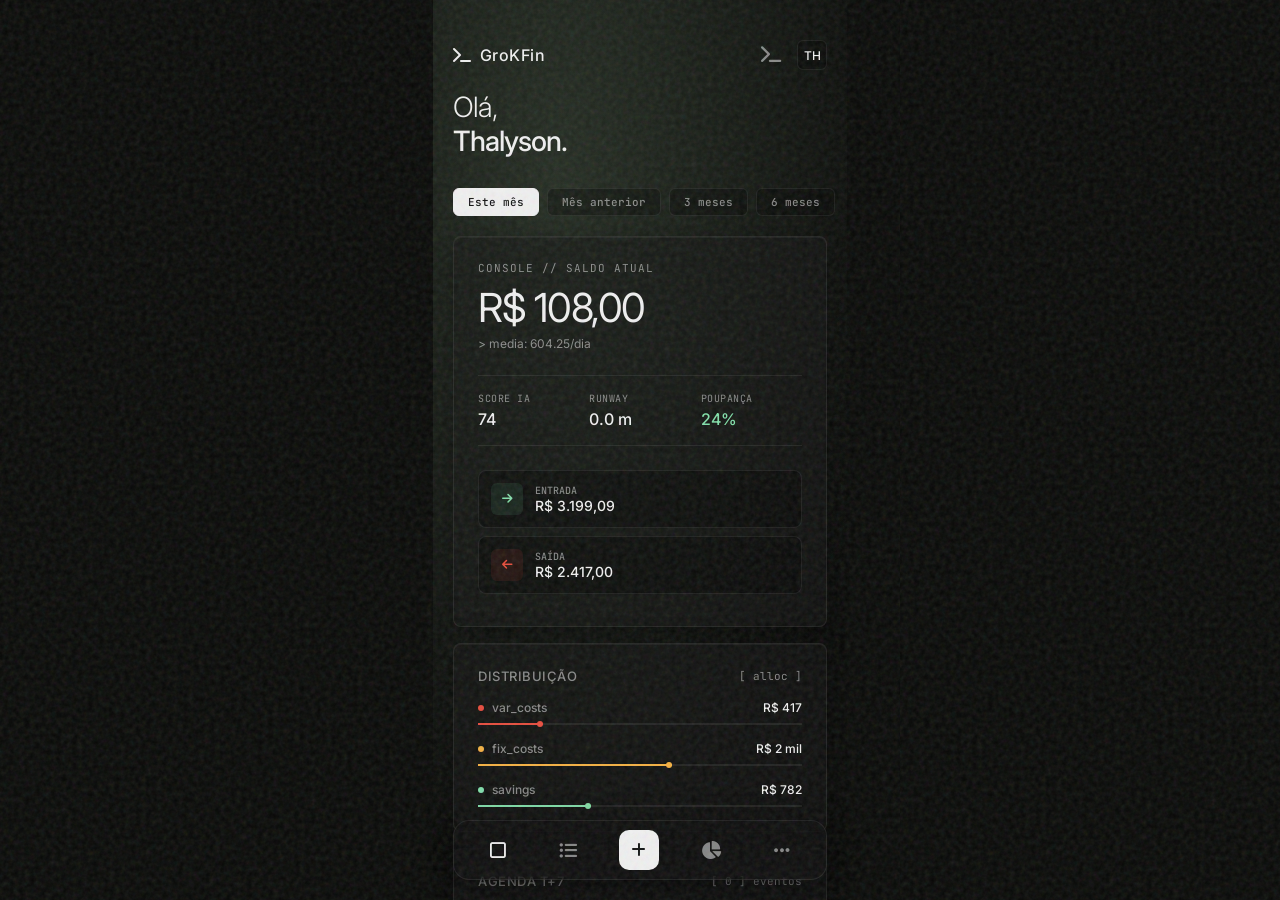
<file: meta3.html>
<!DOCTYPE html>
<html lang="pt-BR" data-theme="neon-glass">
<head>
    <meta charset="UTF-8">
    <meta name="viewport" content="width=device-width, initial-scale=1.0">
    <title>GroKFin Dashboard</title>
    <link href="https://fonts.googleapis.com/css2?family=Inter:wght@300;400;500;600;700&family=JetBrains+Mono:wght@400;500&display=swap" rel="stylesheet">
    <link rel="stylesheet" href="https://cdnjs.cloudflare.com/ajax/libs/font-awesome/6.4.0/css/all.min.css">
    
    <style>
        /* ============================================
           TEMA 1: DARK FLAT (Sem glass, minimalista)
           ============================================ */
        :root {
            --bg-base: #0e0e0e;
            --bg-gradient: #0e0e0e;
            --bg-card: #161616;
            --border-color: rgba(255,255,255,0.07);
            --text-main: #ffffff;
            --text-muted: rgba(255,255,255,0.45);
            --accent-primary: #ffffff;
            --accent-on-primary: #0e0e0e;
            --nav-bg: #161616;
            --nav-border: rgba(255,255,255,0.07);
            --input-bg: #1e1e1e;

            --success: #63ffab;
            --success-bg: rgba(99,255,171,0.1);
            --danger: #ff6b81;
            --danger-bg: rgba(255,107,129,0.1);
            --warning: #ffdc73;
            --warning-bg: rgba(255,220,115,0.1);
            --purple: #b685ff;
            --chart-grid: rgba(255,255,255,0.06);

            --card-bg: #161616;
            --card-border: rgba(255,255,255,0.07);
            --card-blur: none;
            --card-shadow: none;
            
            /* Variáveis Estruturais */
            --radius-main: 12px;
            --noise-opacity: 0;
            --nav-shadow: 0 10px 30px rgba(0,0,0,0.5);
        }

        /* ============================================
           TEMA 2: LIGHT FLAT (Claro, limpo, sem glass)
           ============================================ */
        [data-theme="light"] {
            --bg-base: #f2f3f5;
            --bg-gradient: #f2f3f5;
            --bg-card: #ffffff;
            --border-color: #e2e4e8;
            --text-main: #111111;
            --text-muted: #6b7280;
            --accent-primary: #111111;
            --accent-on-primary: #ffffff;
            --nav-bg: #ffffff;
            --nav-border: #e2e4e8;
            --input-bg: #f9fafb;

            --success: #16a34a;
            --success-bg: rgba(22,163,74,0.1);
            --danger: #dc2626;
            --danger-bg: rgba(220,38,38,0.1);
            --warning: #d97706;
            --warning-bg: rgba(217,119,6,0.1);
            --purple: #7c3aed;
            --chart-grid: #e2e4e8;

            --card-bg: #ffffff;
            --card-border: #e2e4e8;
            --card-blur: none;
            --card-shadow: 0 2px 8px rgba(0,0,0,0.04);
            
            --radius-main: 12px;
            --noise-opacity: 0;
            --nav-shadow: 0 10px 30px rgba(0,0,0,0.08);
        }

        /* ============================================
           TEMA 3: NEON GLASS (Estética Terminal/Brutalista)
           ============================================ */
        [data-theme="neon-glass"] {
            --bg-base: #080907;
            --bg-gradient: radial-gradient(ellipse 80% 80% at 30% 20%, #242c22 0%, #080907 100%);
            --bg-card: rgba(18, 18, 18, 0.4);
            --border-color: rgba(255, 255, 255, 0.08);
            --text-main: #f0f0f0;
            --text-muted: rgba(255, 255, 255, 0.5);
            --accent-primary: #ffffff;
            --accent-on-primary: #121212;
            --nav-bg: rgba(15, 15, 15, 0.65);
            --nav-border: rgba(255, 255, 255, 0.08);
            --input-bg: rgba(0, 0, 0, 0.3);

            --success: #82e0aa;
            --success-bg: rgba(130, 224, 170, 0.1);
            --danger: #e74c3c;
            --danger-bg: rgba(231, 76, 60, 0.1);
            --warning: #f5b041;
            --warning-bg: rgba(245, 176, 65, 0.1);
            --purple: #bb8fce;
            --chart-grid: rgba(255, 255, 255, 0.04);

            --card-bg: rgba(20, 20, 20, 0.5);
            --card-border: rgba(255, 255, 255, 0.08);
            --card-blur: blur(24px) saturate(120%);
            --card-shadow: 0 10px 30px rgba(0,0,0,0.5), inset 0 1px 0 rgba(255,255,255,0.05);
            
            --radius-main: 8px; /* Mais quadrado */
            --noise-opacity: 0.12; /* Granulado forte */
            --nav-shadow: 0 10px 30px rgba(0,0,0,0.6);
        }

        /* ============================================
           TEMA 4: OCEAN GLASS (Premium, arredondado)
           ============================================ */
        [data-theme="ocean-glass"] {
            --bg-base: #060d14;
            --bg-gradient:
                radial-gradient(ellipse 75% 55% at 12% 12%, rgba(6,45,62,0.95) 0%, transparent 58%),
                radial-gradient(ellipse 65% 50% at 88% 88%, rgba(26,11,8,0.9) 0%, transparent 58%),
                linear-gradient(180deg, #060d14 0%, #030810 100%);
            --bg-card: rgba(255,255,255,0.03);
            --border-color: rgba(255,255,255,0.13);
            --text-main: #ffffff;
            --text-muted: rgba(255,255,255,0.52);
            --accent-primary: #ffffff;
            --accent-on-primary: #060d14;
            --nav-bg: rgba(6,18,28,0.7);
            --nav-border: rgba(255,255,255,0.15);
            --input-bg: rgba(255,255,255,0.05);

            --success: #63ffab;
            --success-bg: rgba(99,255,171,0.09);
            --danger: #ff6b81;
            --danger-bg: rgba(255,107,129,0.09);
            --warning: #ffdc73;
            --warning-bg: rgba(255,220,115,0.09);
            --purple: #b685ff;
            --chart-grid: rgba(255,255,255,0.07);

            --card-bg: rgba(255,255,255,0.03);
            --card-border: rgba(255,255,255,0.13);
            --card-blur: blur(36px) saturate(190%) brightness(1.04);
            --card-shadow: 0 15px 35px rgba(0,0,0,0.5), inset 0 1px 0 rgba(255,255,255,0.2);
            
            --radius-main: 16px; /* Mais suave/redondo */
            --noise-opacity: 0.04; /* Granulado sutil */
            --nav-shadow: 0 10px 40px rgba(0,0,0,0.5), inset 0 1.5px 0 rgba(255,255,255,0.18);
        }

        /* ============================================
           RESET & BASE
           ============================================ */
        * {
            margin: 0; padding: 0; box-sizing: border-box;
            font-family: 'Inter', sans-serif;
            -webkit-tap-highlight-color: transparent;
            transition: background-color 0.3s, border-color 0.3s, backdrop-filter 0.3s, color 0.3s, box-shadow 0.3s;
        }
        body {
            background-color: var(--bg-base);
            display: flex; justify-content: center;
            min-height: 100vh; color: var(--text-main);
        }
        
        .app-container {
            width: 100%; max-width: 414px;
            background: var(--bg-gradient);
            position: relative;
            height: 100vh;
            overflow-y: auto; overflow-x: hidden;
            padding-bottom: 100px;
        }

        /* FILTRO DE RUÍDO (GRAIN) GLOBAL */
        .noise-overlay {
            position: fixed; top: 0; left: 0; right: 0; bottom: 0;
            pointer-events: none; z-index: 9999;
            opacity: var(--noise-opacity);
            background-image: url("data:image/svg+xml,%3Csvg viewBox='0 0 200 200' xmlns='http://www.w3.org/2000/svg'%3E%3Cfilter id='noiseFilter'%3E%3CfeTurbulence type='fractalNoise' baseFrequency='0.85' numOctaves='3' stitchTiles='stitch'/%3E%3C/filter%3E%3Crect width='100%25' height='100%25' filter='url(%23noiseFilter)'/%3E%3C/svg%3E");
            transition: opacity 0.3s;
        }

        /* ============================================
           VIEWS
           ============================================ */
        .view { position: relative; z-index: 1; display: none; opacity: 0; transform: translateY(10px); }
        .view.active { display: block; animation: fadeSlideIn 0.4s forwards; }
        @keyframes fadeSlideIn { to { opacity: 1; transform: translateY(0); } }

        /* ============================================
           HEADER & LAYOUT
           ============================================ */
        .header { padding: 40px 20px 20px; }
        .top-bar { display: flex; justify-content: space-between; align-items: center; margin-bottom: 20px; }
        .logo-area { font-size: 16px; font-weight: 500; display: flex; align-items: center; gap: 8px; letter-spacing: 0.5px; }
        .user-actions { display: flex; gap: 16px; align-items: center; }
        .action-icon { font-size: 18px; cursor: pointer; color: var(--text-muted); }
        .action-icon:hover { color: var(--text-main); }
        
        .avatar-box {
            width: 30px; height: 30px; border-radius: 6px;
            background: var(--input-bg);
            border: 1px solid var(--border-color);
            display: flex; justify-content: center; align-items: center;
            color: var(--text-main); font-weight: 500; font-size: 12px;
        }
        .content { padding: 0 20px; display: flex; flex-direction: column; gap: 16px; }

        /* ============================================
           CARD (Paineis flutuantes)
           ============================================ */
        .card {
            background: var(--card-bg);
            border: 1px solid var(--card-border);
            border-radius: var(--radius-main);
            padding: 24px;
            backdrop-filter: var(--card-blur);
            -webkit-backdrop-filter: var(--card-blur);
            box-shadow: var(--card-shadow);
            position: relative; overflow: hidden;
            transition: border-radius 0.3s;
        }

        /* Linha de luz especular — APENAS ocean-glass */
        [data-theme="ocean-glass"] .card::before {
            content: ''; position: absolute;
            top: 0; left: 8%; right: 8%; height: 1px;
            background: linear-gradient(90deg, transparent, rgba(255,255,255,0.42) 50%, transparent);
            border-radius: 50%; pointer-events: none;
        }

        .card-header { display: flex; justify-content: space-between; align-items: center; margin-bottom: 16px; }
        .card-title { font-size: 13px; font-weight: 500; letter-spacing: 0.5px; text-transform: uppercase; color: var(--text-muted); }
        .card-link { color: var(--text-muted); font-size: 11px; text-decoration: none; font-family: 'JetBrains Mono', monospace; }

        /* ============================================
           TIME FILTERS
           ============================================ */
        .greeting { font-size: 28px; font-weight: 300; letter-spacing: -1px; color: var(--text-main); }
        .greeting strong { font-weight: 500; }
        .time-filters {
            display: flex; gap: 8px; padding: 10px 20px 20px;
            overflow-x: auto; scrollbar-width: none; position: relative; z-index: 1;
        }
        .time-filters::-webkit-scrollbar { display: none; }
        .filter-chip {
            padding: 6px 14px; border-radius: 6px; font-size: 11px; font-weight: 500;
            color: var(--text-muted); border: 1px solid var(--border-color);
            background: var(--input-bg); white-space: nowrap; cursor: pointer;
            font-family: 'JetBrains Mono', monospace;
        }
        .filter-chip.active {
            background-color: var(--text-main); color: var(--accent-on-primary);
            border-color: var(--text-main);
        }

        /* ============================================
           SALDO & METRICS
           ============================================ */
        .balance-label { font-size: 11px; color: var(--text-muted); text-transform: uppercase; letter-spacing: 1px; margin-bottom: 8px; font-family: 'JetBrains Mono', monospace; }
        .balance-amount { font-size: 40px; font-weight: 400; letter-spacing: -1.5px; margin-bottom: 4px; color: var(--text-main); }
        .balance-sub { font-size: 12px; color: var(--text-muted); display: flex; gap: 8px; align-items: center; margin-bottom: 24px; flex-wrap: wrap; }
        
        .metrics-grid { display: grid; grid-template-columns: repeat(3,1fr); gap: 10px; margin-bottom: 24px; text-align: left; border-top: 1px solid var(--border-color); border-bottom: 1px solid var(--border-color); padding: 16px 0; }
        .metric-title { font-size: 10px; color: var(--text-muted); text-transform: uppercase; letter-spacing: 0.5px; margin-bottom: 4px; font-family: 'JetBrains Mono', monospace; }
        .metric-value { font-size: 16px; font-weight: 500; color: var(--text-main); }
        .metric-value.success { color: var(--success); }
        
        .tx-bar { display: flex; align-items: center; padding: 12px; border: 1px solid var(--border-color); border-radius: var(--radius-main); margin-bottom: 8px; gap: 12px; background: var(--input-bg); transition: border-radius 0.3s; }
        .tx-icon { width: 32px; height: 32px; border-radius: 6px; display: flex; justify-content: center; align-items: center; font-size: 12px; }
        .tx-bar.in .tx-icon { background: var(--success-bg); color: var(--success); }
        .tx-bar.out .tx-icon { background: var(--danger-bg); color: var(--danger); }
        .tx-info { display: flex; flex-direction: column; }
        .tx-label { font-size: 10px; color: var(--text-muted); text-transform: uppercase; font-weight: 500; font-family: 'JetBrains Mono', monospace; }
        .tx-val { font-size: 14px; font-weight: 500; color: var(--text-main); }

        /* ============================================
           BARRAS DE PROGRESSO
           ============================================ */
        .progress-list { display: flex; flex-direction: column; gap: 16px; }
        .prog-item { display: flex; flex-direction: column; gap: 8px; }
        .prog-header { display: flex; justify-content: space-between; font-size: 12px; font-weight: 500; font-family: 'JetBrains Mono', monospace; color: var(--text-main); }
        .prog-label { display: flex; align-items: center; gap: 8px; color: var(--text-muted); }
        .dot { width: 6px; height: 6px; border-radius: 50%; }
        .prog-bar-bg { width: 100%; height: 2px; background: var(--border-color); }
        .prog-bar-fill { height: 100%; position: relative; }
        .prog-bar-fill::after {
            content: ''; position: absolute; right: 0; top: -2px; width: 6px; height: 6px; background: inherit; border-radius: 50%;
        }

        /* ============================================
           BOTOES
           ============================================ */
        .action-buttons { display: flex; gap: 10px; }
        .btn { flex: 1; padding: 12px; border-radius: var(--radius-main); border: 1px solid transparent; font-size: 12px; font-weight: 500; cursor: pointer; display: flex; justify-content: center; align-items: center; gap: 8px; font-family: 'JetBrains Mono', monospace; letter-spacing: 0.5px; transition: border-radius 0.3s; }
        .btn-ghost { background: var(--input-bg); color: var(--text-main); border-color: var(--border-color); }
        .btn-primary { background: var(--text-main); color: var(--accent-on-primary); }

        /* ============================================
           CONTA / ABAS
           ============================================ */
        .page-title { font-size: 24px; font-weight: 400; letter-spacing: -1px; margin-bottom: 8px; color: var(--text-main); }
        .page-subtitle { color: var(--text-muted); font-size: 13px; margin-bottom: 24px; font-family: 'JetBrains Mono', monospace; }
        .tabs-container { display: flex; gap: 10px; }
        .tab-btn {
            flex: 1; padding: 12px; border-radius: var(--radius-main);
            border: 1px solid var(--border-color);
            background: var(--input-bg);
            color: var(--text-muted); font-size: 12px; font-weight: 500;
            cursor: pointer; font-family: 'JetBrains Mono', monospace; transition: border-radius 0.3s;
        }
        .tab-btn.active {
            background: var(--text-main); color: var(--accent-on-primary);
            border-color: var(--text-main);
        }

        .search-bar { position: relative; margin-top: 10px; }
        .search-icon {
            position: absolute; left: 16px; top: 50%; transform: translateY(-50%);
            color: var(--text-muted); pointer-events: none;
            display: flex; align-items: center; font-size: 12px;
        }
        .search-input {
            width: 100%; padding: 14px 14px 14px 40px;
            border-radius: var(--radius-main); border: 1px solid var(--border-color);
            background: var(--input-bg); color: var(--text-main);
            font-size: 13px; outline: none; font-family: 'JetBrains Mono', monospace;
            transition: border-radius 0.3s;
        }
        .search-input::placeholder { color: var(--text-muted); }

        /* ============================================
           TX TABLE
           ============================================ */
        .tx-table {
            width: 100%; border: 1px solid var(--border-color); border-radius: var(--radius-main);
            background: var(--card-bg); overflow: hidden; margin-bottom: 20px;
            backdrop-filter: var(--card-blur); transition: border-radius 0.3s;
        }
        .tx-row { display: grid; grid-template-columns: 85px 1fr 80px; gap: 10px; align-items: center; padding: 16px; border-bottom: 1px solid var(--border-color); }
        .tx-row:last-child { border-bottom: none; }
        .tx-date { font-size: 11px; color: var(--text-muted); font-family: 'JetBrains Mono', monospace; }
        .tx-desc { font-size: 13px; font-weight: 500; white-space: nowrap; overflow: hidden; text-overflow: ellipsis; color: var(--text-main); }
        .tx-type { display: flex; align-items: center; gap: 6px; font-size: 11px; font-weight: 500; font-family: 'JetBrains Mono', monospace; }

        /* ============================================
           BOTTOM NAV (Dock flutuante global)
           ============================================ */
        .bottom-nav {
            position: fixed; bottom: 20px; left: 50%; transform: translateX(-50%);
            width: calc(100% - 40px); max-width: 374px; height: 60px;
            background: var(--nav-bg);
            border: 1px solid var(--nav-border);
            border-radius: 16px;
            display: flex; justify-content: space-around; align-items: center;
            padding: 0 10px; z-index: 100;
            backdrop-filter: blur(20px); -webkit-backdrop-filter: blur(20px);
            box-shadow: var(--nav-shadow);
        }
        .nav-item { color: var(--text-muted); font-size: 18px; padding: 10px; text-decoration: none; transition: 0.2s; }
        .nav-item.active { color: var(--text-main); }
        .nav-fab {
            width: 40px; height: 40px;
            background: var(--text-main); border-radius: 10px;
            display: flex; justify-content: center; align-items: center;
            color: var(--accent-on-primary); font-size: 16px;
            text-decoration: none;
        }
    </style>
</head>
<body>

<div class="noise-overlay"></div>

<div class="app-container">

    <div id="view-home" class="view active">
        <header class="header">
            <div class="top-bar">
                <div class="logo-area">
                    <i class="fa-solid fa-terminal" id="logo-icon"></i> GroKFin
                </div>
                <div class="user-actions">
                    <i class="fa-solid fa-terminal action-icon theme-toggle" id="theme-btn"></i>
                    <div class="avatar-box">TH</div>
                </div>
            </div>
            <h1 class="greeting">Olá,<br><strong>Thalyson.</strong></h1>
        </header>

        <div class="time-filters">
            <div class="filter-chip active">Este mês</div>
            <div class="filter-chip">Mês anterior</div>
            <div class="filter-chip">3 meses</div>
            <div class="filter-chip">6 meses</div>
        </div>

        <main class="content">

            <section class="card">
                <div class="balance-label">Console // Saldo Atual</div>
                <div class="balance-amount">R$ 108,00</div>
                <div class="balance-sub">
                    > media: 604.25/dia
                </div>
                <div class="metrics-grid">
                    <div><div class="metric-title">Score IA</div><div class="metric-value">74</div></div>
                    <div><div class="metric-title">Runway</div><div class="metric-value">0.0 m</div></div>
                    <div><div class="metric-title">Poupança</div><div class="metric-value success">24%</div></div>
                </div>
                <div class="tx-bar in">
                    <div class="tx-icon"><i class="fa-solid fa-arrow-right"></i></div>
                    <div class="tx-info"><span class="tx-label">Entrada</span><span class="tx-val">R$ 3.199,09</span></div>
                </div>
                <div class="tx-bar out">
                    <div class="tx-icon"><i class="fa-solid fa-arrow-left"></i></div>
                    <div class="tx-info"><span class="tx-label">Saída</span><span class="tx-val">R$ 2.417,00</span></div>
                </div>
            </section>

            <section class="card">
                <div class="card-header">
                    <h2 class="card-title">Distribuição</h2>
                    <span class="card-link">[ alloc ]</span>
                </div>
                
                <div class="progress-list">
                    <div class="prog-item">
                        <div class="prog-header"><span class="prog-label"><div class="dot" style="background:var(--danger)"></div> var_costs</span><span>R$ 417</span></div>
                        <div class="prog-bar-bg"><div class="prog-bar-fill" style="width:20%;background:var(--danger)"></div></div>
                    </div>
                    <div class="prog-item">
                        <div class="prog-header"><span class="prog-label"><div class="dot" style="background:var(--warning)"></div> fix_costs</span><span>R$ 2 mil</span></div>
                        <div class="prog-bar-bg"><div class="prog-bar-fill" style="width:60%;background:var(--warning)"></div></div>
                    </div>
                    <div class="prog-item">
                        <div class="prog-header"><span class="prog-label"><div class="dot" style="background:var(--success)"></div> savings</span><span>R$ 782</span></div>
                        <div class="prog-bar-bg"><div class="prog-bar-fill" style="width:35%;background:var(--success)"></div></div>
                    </div>
                </div>
            </section>

            <section class="card" style="margin-bottom:40px">
                <div class="card-header">
                    <h2 class="card-title">Agenda T+7</h2>
                    <div style="font-size:11px;color:var(--text-muted); font-family: 'JetBrains Mono';">
                        [ 0 ] eventos
                    </div>
                </div>
                <div style="margin: 10px 0 20px; font-family: 'JetBrains Mono'; font-size: 11px; color: var(--text-muted);">
                    > system_msg: Nenhum compromisso financeiro agendado.
                </div>
                <div class="action-buttons">
                    <button class="btn btn-ghost">Lançamento</button>
                    <button class="btn btn-primary"><i class="fa-solid fa-repeat"></i> Recorrente</button>
                </div>
            </section>

        </main>
    </div>

    <div id="view-conta" class="view">
        <header class="header" style="padding-bottom:0">
            <div class="top-bar">
                <div class="logo-area"><i class="fa-solid fa-terminal"></i> GroKFin</div>
                <div class="user-actions">
                    <i class="fa-solid fa-terminal action-icon theme-toggle"></i>
                    <div class="avatar-box">TH</div>
                </div>
            </div>
            <h1 class="page-title">Ledger</h1>
            <p class="page-subtitle">> streaming_tx_data...</p>
        </header>
        <main class="content">
            <div class="tabs-container">
                <button class="tab-btn active"><i class="fa-solid fa-building-columns"></i> Banco</button>
                <button class="tab-btn"><i class="fa-regular fa-credit-card"></i> Cartão</button>
            </div>

            <div class="search-bar">
                <span class="search-icon"><i class="fa-solid fa-magnifying-glass"></i></span>
                <input type="text" class="search-input" placeholder="query transactions...">
            </div>

            <div class="tx-table" style="margin-top:12px">
                <div style="display:grid;grid-template-columns:85px 1fr 80px;gap:10px;padding:16px;border-bottom:1px solid var(--border-color);font-size:10px;font-weight:600;color:var(--text-muted);text-transform:uppercase; font-family: 'JetBrains Mono';">
                    <span>Data</span><span>Desc</span><span>Tipo</span>
                </div>
                <div class="tx-row">
                    <span class="tx-date">15/04/26</span>
                    <span class="tx-desc">Pagamento, 15</span>
                    <span class="tx-type" style="color:var(--text-main)"><i class="fa-solid fa-arrow-right" style="color:var(--success)"></i> IN</span>
                </div>
                <div class="tx-row">
                    <span class="tx-date">04/04/26</span>
                    <span class="tx-desc">Tráfico</span>
                    <span class="tx-type" style="color:var(--text-main)"><i class="fa-solid fa-arrow-right" style="color:var(--success)"></i> IN</span>
                </div>
                <div class="tx-row">
                    <span class="tx-date">03/04/26</span>
                    <span class="tx-desc">Aporte: Maconha</span>
                    <span class="tx-type" style="color:var(--text-main)"><i class="fa-solid fa-arrow-left" style="color:var(--danger)"></i> OUT</span>
                </div>
            </div>
        </main>
    </div>

    <nav class="bottom-nav">
        <a href="#" id="nav-btn-home" class="nav-item active"><i class="fa-regular fa-square"></i></a>
        <a href="#" id="nav-btn-conta" class="nav-item"><i class="fa-solid fa-list-ul"></i></a>
        <a href="#" class="nav-fab"><i class="fa-solid fa-plus"></i></a>
        <a href="#" class="nav-item"><i class="fa-solid fa-chart-pie"></i></a>
        <a href="#" class="nav-item"><i class="fa-solid fa-ellipsis"></i></a>
    </nav>

</div>

<script>
    // Navegação
    const btnHome  = document.getElementById('nav-btn-home');
    const btnConta = document.getElementById('nav-btn-conta');
    const viewHome  = document.getElementById('view-home');
    const viewConta = document.getElementById('view-conta');

    function switchView(viewToShow, btnToActivate) {
        [viewHome, viewConta].forEach(v => v.classList.remove('active'));
        [btnHome, btnConta].forEach(b => b.classList.remove('active'));
        viewToShow.classList.add('active');
        btnToActivate.classList.add('active');
        document.querySelector('.app-container').scrollTop = 0;
    }

    btnHome.addEventListener('click',  e => { e.preventDefault(); switchView(viewHome,  btnHome);  });
    btnConta.addEventListener('click', e => { e.preventDefault(); switchView(viewConta, btnConta); });

    // Alternador de 4 Temas
    const themes = ['neon-glass', 'ocean-glass', 'dark', 'light'];
    let themeIdx = 0;
    const root = document.documentElement;

    function updateIcons(t) {
        document.querySelectorAll('.theme-toggle').forEach(el => {
            el.classList.remove('fa-moon', 'fa-sun', 'fa-droplet', 'fa-terminal');
            if (t === 'light') el.classList.add('fa-sun');
            else if (t === 'dark') el.classList.add('fa-moon');
            else if (t === 'ocean-glass') el.classList.add('fa-droplet');
            else el.classList.add('fa-terminal'); // neon-glass
        });
    }

    function cycleTheme() {
        themeIdx = (themeIdx + 1) % themes.length;
        const t = themes[themeIdx];
        
        if (t === 'dark') {
            root.removeAttribute('data-theme'); // usa o :root padrão
        } else {
            root.setAttribute('data-theme', t);
        }
        
        updateIcons(t);
    }

    document.querySelectorAll('.theme-toggle').forEach(el => el.addEventListener('click', cycleTheme));
    
    // Inicia com os ícones corretos do tema padrão
    updateIcons('neon-glass');
</script>
</body>
</html>
</file>
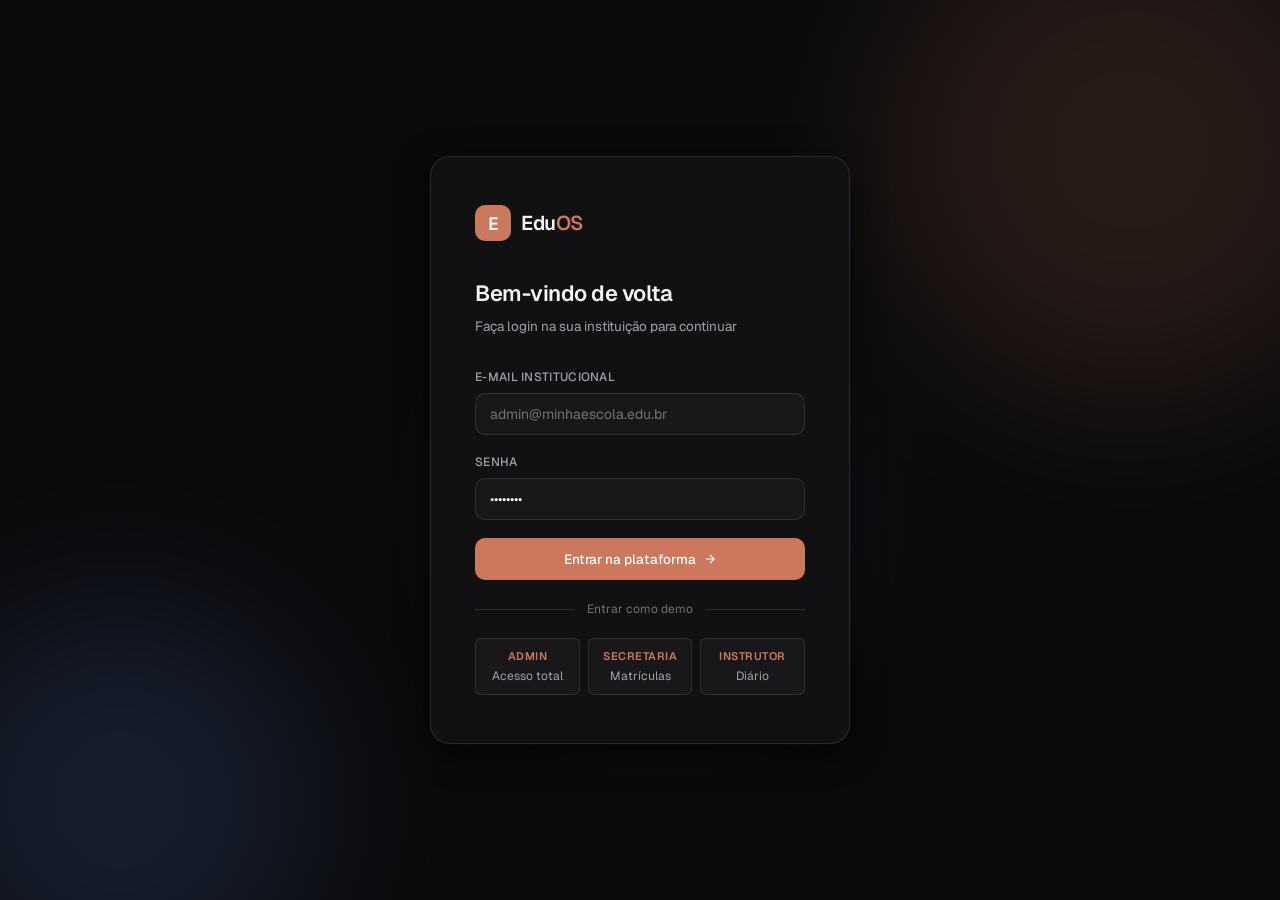
<file: projeto HLV/eduos_2.html>
<!DOCTYPE html>
<html lang="pt-BR" data-theme="dark">
<head>
<meta charset="UTF-8">
<meta name="viewport" content="width=device-width, initial-scale=1.0">
<title>EduOS — Plataforma de Gestão Educacional</title>
<link rel="preconnect" href="https://fonts.googleapis.com">
<link href="https://fonts.googleapis.com/css2?family=Geist:wght@300;400;500;600&family=Geist+Mono:wght@400;500&display=swap" rel="stylesheet">
<style>
/* ===== DESIGN TOKENS ===== */
:root {
  --font-sans: 'Geist', system-ui, sans-serif;
  --font-mono: 'Geist Mono', monospace;

  /* Dark theme (default) */
  --bg-base: #0a0a0b;
  --bg-surface: #111113;
  --bg-elevated: #18181b;
  --bg-overlay: #1e1e22;
  --bg-hover: #26262b;
  --bg-active: #2e2e35;

  --border-subtle: rgba(255,255,255,0.06);
  --border-default: rgba(255,255,255,0.10);
  --border-strong: rgba(255,255,255,0.18);

  --text-primary: #f4f4f5;
  --text-secondary: #a1a1aa;
  --text-tertiary: #71717a;
  --text-inverse: #09090b;

  --accent: #cc785c;
  --accent-soft: rgba(204,120,92,0.12);
  --accent-hover: #d4896e;

  --blue: #5b8af0;
  --blue-soft: rgba(91,138,240,0.12);
  --green: #4ade80;
  --green-soft: rgba(74,222,128,0.12);
  --amber: #f59e0b;
  --amber-soft: rgba(245,158,11,0.12);
  --red: #f87171;
  --red-soft: rgba(248,113,113,0.12);
  --purple: #a78bfa;
  --purple-soft: rgba(167,139,250,0.12);

  --radius-sm: 6px;
  --radius-md: 10px;
  --radius-lg: 14px;
  --radius-xl: 20px;

  --shadow-sm: 0 1px 3px rgba(0,0,0,0.4);
  --shadow-md: 0 4px 16px rgba(0,0,0,0.5);
  --shadow-lg: 0 8px 32px rgba(0,0,0,0.6);

  --sidebar-width: 240px;
  --topbar-height: 56px;

  --transition: 150ms cubic-bezier(0.4,0,0.2,1);
}

[data-theme="light"] {
  --bg-base: #fafafa;
  --bg-surface: #ffffff;
  --bg-elevated: #f4f4f5;
  --bg-overlay: #e4e4e7;
  --bg-hover: #e4e4e7;
  --bg-active: #d4d4d8;

  --border-subtle: rgba(0,0,0,0.05);
  --border-default: rgba(0,0,0,0.09);
  --border-strong: rgba(0,0,0,0.16);

  --text-primary: #09090b;
  --text-secondary: #52525b;
  --text-tertiary: #a1a1aa;
  --text-inverse: #f4f4f5;

  --accent: #cc785c;
  --accent-soft: rgba(204,120,92,0.10);

  --blue-soft: rgba(59,130,246,0.10);
  --green-soft: rgba(22,163,74,0.10);
  --amber-soft: rgba(217,119,6,0.10);
  --red-soft: rgba(220,38,38,0.10);
  --purple-soft: rgba(124,58,237,0.10);

  --shadow-sm: 0 1px 3px rgba(0,0,0,0.08);
  --shadow-md: 0 4px 16px rgba(0,0,0,0.12);
  --shadow-lg: 0 8px 32px rgba(0,0,0,0.16);
}

/* ===== RESET ===== */
*, *::before, *::after { box-sizing: border-box; margin: 0; padding: 0; }
html { font-size: 14px; }
body {
  font-family: var(--font-sans);
  background: var(--bg-base);
  color: var(--text-primary);
  line-height: 1.5;
  -webkit-font-smoothing: antialiased;
  overflow: hidden;
  height: 100vh;
}

/* ===== SCROLLBAR ===== */
::-webkit-scrollbar { width: 6px; height: 6px; }
::-webkit-scrollbar-track { background: transparent; }
::-webkit-scrollbar-thumb { background: var(--border-strong); border-radius: 99px; }

/* ===== LOGIN SCREEN ===== */
#login-screen {
  position: fixed; inset: 0;
  display: flex; align-items: center; justify-content: center;
  background: var(--bg-base);
  z-index: 1000;
}
.login-bg {
  position: absolute; inset: 0; overflow: hidden;
}
.login-bg-orb {
  position: absolute; border-radius: 50%;
  filter: blur(80px); opacity: 0.15;
  animation: orb-float 8s ease-in-out infinite;
}
.login-bg-orb:nth-child(1) { width: 500px; height: 500px; background: var(--accent); top: -100px; right: -100px; animation-delay: 0s; }
.login-bg-orb:nth-child(2) { width: 400px; height: 400px; background: var(--blue); bottom: -100px; left: -80px; animation-delay: -3s; }
.login-bg-orb:nth-child(3) { width: 300px; height: 300px; background: var(--purple); top: 40%; left: 40%; animation-delay: -6s; }
@keyframes orb-float {
  0%,100% { transform: translate(0,0) scale(1); }
  33% { transform: translate(20px,-20px) scale(1.05); }
  66% { transform: translate(-15px,15px) scale(0.97); }
}

.login-card {
  position: relative;
  background: var(--bg-surface);
  border: 1px solid var(--border-default);
  border-radius: var(--radius-xl);
  padding: 48px 44px;
  width: 420px;
  box-shadow: var(--shadow-lg), 0 0 0 1px rgba(255,255,255,0.02);
  animation: card-in 0.6s cubic-bezier(0.16,1,0.3,1) forwards;
}
@keyframes card-in {
  from { opacity: 0; transform: translateY(24px) scale(0.97); }
  to { opacity: 1; transform: translateY(0) scale(1); }
}

.login-logo {
  display: flex; align-items: center; gap: 10px; margin-bottom: 36px;
}
.login-logo-icon {
  width: 36px; height: 36px; border-radius: 10px;
  background: var(--accent); display: grid; place-items: center;
  font-size: 18px; font-weight: 600; color: white;
  font-family: var(--font-mono);
}
.login-logo-text {
  font-size: 20px; font-weight: 600; letter-spacing: -0.5px;
}
.login-logo-text span { color: var(--accent); }

.login-card h2 {
  font-size: 22px; font-weight: 600; letter-spacing: -0.5px;
  margin-bottom: 6px;
}
.login-card p { color: var(--text-secondary); font-size: 13.5px; margin-bottom: 32px; }

.form-field { margin-bottom: 18px; }
.form-label {
  display: block; font-size: 12px; font-weight: 500;
  color: var(--text-secondary); margin-bottom: 7px; letter-spacing: 0.3px;
  text-transform: uppercase;
}
.form-input {
  width: 100%; background: var(--bg-elevated);
  border: 1px solid var(--border-default); border-radius: var(--radius-md);
  padding: 11px 14px; font-family: var(--font-sans);
  font-size: 14px; color: var(--text-primary);
  outline: none; transition: var(--transition);
}
.form-input:focus {
  border-color: var(--accent);
  box-shadow: 0 0 0 3px var(--accent-soft);
}
.form-input::placeholder { color: var(--text-tertiary); }

.btn {
  display: inline-flex; align-items: center; gap: 7px;
  padding: 10px 18px; border-radius: var(--radius-md);
  font-family: var(--font-sans); font-size: 13.5px; font-weight: 500;
  cursor: pointer; border: none; outline: none;
  transition: var(--transition); white-space: nowrap; text-decoration: none;
}
.btn-primary {
  background: var(--accent); color: white;
  box-shadow: 0 1px 0 rgba(0,0,0,0.2);
}
.btn-primary:hover { background: var(--accent-hover); transform: translateY(-1px); box-shadow: 0 4px 12px rgba(204,120,92,0.3); }
.btn-primary:active { transform: translateY(0); }
.btn-primary.full { width: 100%; justify-content: center; padding: 12px; }

.btn-secondary {
  background: var(--bg-elevated); color: var(--text-primary);
  border: 1px solid var(--border-default);
}
.btn-secondary:hover { background: var(--bg-hover); }

.btn-ghost { background: transparent; color: var(--text-secondary); padding: 8px 12px; }
.btn-ghost:hover { background: var(--bg-hover); color: var(--text-primary); }

.btn-icon { padding: 8px; border-radius: var(--radius-sm); }
.btn-icon:hover { background: var(--bg-hover); }

.login-divider { display: flex; align-items: center; gap: 12px; margin: 20px 0; }
.login-divider::before, .login-divider::after { content: ''; flex: 1; height: 1px; background: var(--border-default); }
.login-divider span { font-size: 12px; color: var(--text-tertiary); }

.login-demo { display: flex; gap: 8px; }
.demo-chip {
  flex: 1; padding: 9px 12px; background: var(--bg-elevated);
  border: 1px solid var(--border-default); border-radius: var(--radius-sm);
  cursor: pointer; text-align: center; transition: var(--transition);
}
.demo-chip:hover { border-color: var(--accent); background: var(--accent-soft); }
.demo-chip .role { font-size: 11px; font-weight: 600; color: var(--accent); text-transform: uppercase; letter-spacing: 0.5px; }
.demo-chip .name { font-size: 12px; color: var(--text-secondary); margin-top: 2px; }

/* ===== APP LAYOUT ===== */
#app { display: none; height: 100vh; }
#app.visible { display: flex; }

/* SIDEBAR */
.sidebar {
  width: var(--sidebar-width); height: 100vh;
  background: var(--bg-surface);
  border-right: 1px solid var(--border-subtle);
  display: flex; flex-direction: column;
  flex-shrink: 0; overflow-y: auto;
  padding: 0 0 16px 0;
  transition: width var(--transition);
}

.sidebar-header {
  padding: 16px 16px 12px;
  border-bottom: 1px solid var(--border-subtle);
  margin-bottom: 8px;
}
.sidebar-brand {
  display: flex; align-items: center; gap: 9px;
}
.sidebar-brand-icon {
  width: 30px; height: 30px; border-radius: 8px;
  background: var(--accent); display: grid; place-items: center;
  font-size: 14px; font-weight: 700; color: white; font-family: var(--font-mono);
  flex-shrink: 0;
}
.sidebar-brand-name {
  font-size: 15px; font-weight: 600; letter-spacing: -0.3px;
}
.sidebar-brand-name span { color: var(--accent); }

.sidebar-section {
  padding: 0 8px; margin-bottom: 4px;
}
.sidebar-section-label {
  font-size: 10.5px; font-weight: 600; color: var(--text-tertiary);
  text-transform: uppercase; letter-spacing: 0.8px;
  padding: 10px 8px 4px;
}
.nav-item {
  display: flex; align-items: center; gap: 9px;
  padding: 8px 10px; border-radius: var(--radius-sm);
  cursor: pointer; color: var(--text-secondary);
  font-size: 13.5px; transition: var(--transition);
  user-select: none;
}
.nav-item:hover { background: var(--bg-hover); color: var(--text-primary); }
.nav-item.active {
  background: var(--accent-soft); color: var(--accent);
  font-weight: 500;
}
.nav-item svg { width: 16px; height: 16px; flex-shrink: 0; opacity: 0.8; }
.nav-item.active svg { opacity: 1; }
.nav-badge {
  margin-left: auto; font-size: 10px; font-weight: 600;
  background: var(--red); color: white;
  padding: 1px 6px; border-radius: 99px;
}

.sidebar-footer {
  margin-top: auto; padding: 8px 8px 0;
  border-top: 1px solid var(--border-subtle);
}
.user-chip {
  display: flex; align-items: center; gap: 9px;
  padding: 8px 10px; border-radius: var(--radius-sm);
  cursor: pointer; transition: var(--transition);
}
.user-chip:hover { background: var(--bg-hover); }
.user-avatar {
  width: 28px; height: 28px; border-radius: 50%;
  background: linear-gradient(135deg, var(--accent), var(--purple));
  display: grid; place-items: center; font-size: 11px; font-weight: 600; color: white;
  flex-shrink: 0;
}
.user-info { flex: 1; min-width: 0; }
.user-name { font-size: 13px; font-weight: 500; truncate: ellipsis; overflow: hidden; white-space: nowrap; }
.user-role { font-size: 11px; color: var(--text-tertiary); }

/* MAIN AREA */
.main-area {
  flex: 1; display: flex; flex-direction: column; overflow: hidden;
}

/* TOPBAR */
.topbar {
  height: var(--topbar-height); min-height: var(--topbar-height);
  background: var(--bg-surface);
  border-bottom: 1px solid var(--border-subtle);
  display: flex; align-items: center; padding: 0 20px; gap: 16px;
}
.topbar-title {
  font-size: 14px; font-weight: 600; letter-spacing: -0.2px;
  flex: 1; color: var(--text-primary);
}
.topbar-actions { display: flex; align-items: center; gap: 6px; }

/* CONTENT */
.content {
  flex: 1; overflow-y: auto; padding: 24px;
  background: var(--bg-base);
}

/* ===== COMMON COMPONENTS ===== */
.page-header {
  display: flex; align-items: flex-start; justify-content: space-between;
  margin-bottom: 24px;
}
.page-header h1 {
  font-size: 22px; font-weight: 600; letter-spacing: -0.8px;
  color: var(--text-primary);
}
.page-header p { font-size: 13px; color: var(--text-tertiary); margin-top: 2px; }
.page-header-actions { display: flex; gap: 8px; align-items: center; }

/* STAT CARDS */
.stats-row {
  display: grid; grid-template-columns: repeat(auto-fit, minmax(160px, 1fr));
  gap: 12px; margin-bottom: 24px;
}
.stat-card {
  background: var(--bg-surface); border: 1px solid var(--border-subtle);
  border-radius: var(--radius-lg); padding: 18px 20px;
  cursor: pointer; transition: var(--transition);
}
.stat-card:hover { border-color: var(--border-default); transform: translateY(-2px); box-shadow: var(--shadow-md); }
.stat-label { font-size: 11.5px; color: var(--text-tertiary); font-weight: 500; text-transform: uppercase; letter-spacing: 0.5px; margin-bottom: 8px; }
.stat-value { font-size: 26px; font-weight: 600; letter-spacing: -1px; font-family: var(--font-mono); }
.stat-delta { font-size: 11px; color: var(--text-tertiary); margin-top: 4px; }
.stat-delta.up { color: var(--green); }
.stat-delta.down { color: var(--red); }

/* CARDS */
.card {
  background: var(--bg-surface); border: 1px solid var(--border-subtle);
  border-radius: var(--radius-lg); overflow: hidden;
}
.card-header {
  padding: 16px 20px; border-bottom: 1px solid var(--border-subtle);
  display: flex; align-items: center; justify-content: space-between;
}
.card-title { font-size: 13px; font-weight: 600; letter-spacing: -0.2px; }
.card-body { padding: 20px; }

/* TABLE */
.table-wrap {
  background: var(--bg-surface); border: 1px solid var(--border-subtle);
  border-radius: var(--radius-lg); overflow: hidden;
}
.table-toolbar {
  padding: 14px 16px; border-bottom: 1px solid var(--border-subtle);
  display: flex; gap: 10px; align-items: center; flex-wrap: wrap;
}
.search-input-wrap { position: relative; }
.search-input-wrap svg {
  position: absolute; left: 10px; top: 50%; transform: translateY(-50%);
  width: 14px; height: 14px; color: var(--text-tertiary); pointer-events: none;
}
.search-input {
  background: var(--bg-elevated); border: 1px solid var(--border-default);
  border-radius: var(--radius-sm); padding: 8px 12px 8px 32px;
  font-family: var(--font-sans); font-size: 13px; color: var(--text-primary);
  outline: none; width: 240px; transition: var(--transition);
}
.search-input:focus { border-color: var(--accent); box-shadow: 0 0 0 3px var(--accent-soft); }
.search-input::placeholder { color: var(--text-tertiary); }

.select-input {
  background: var(--bg-elevated); border: 1px solid var(--border-default);
  border-radius: var(--radius-sm); padding: 8px 12px;
  font-family: var(--font-sans); font-size: 13px; color: var(--text-primary);
  outline: none; cursor: pointer; transition: var(--transition);
}
.select-input:focus { border-color: var(--accent); }

table { width: 100%; border-collapse: collapse; }
thead th {
  padding: 11px 16px; text-align: left; font-size: 11px; font-weight: 600;
  color: var(--text-tertiary); text-transform: uppercase; letter-spacing: 0.6px;
  border-bottom: 1px solid var(--border-subtle); white-space: nowrap;
}
tbody tr {
  border-bottom: 1px solid var(--border-subtle);
  transition: background var(--transition);
}
tbody tr:last-child { border-bottom: none; }
tbody tr:hover { background: var(--bg-hover); }
tbody td { padding: 12px 16px; font-size: 13px; color: var(--text-primary); }

.table-footer {
  padding: 12px 16px; border-top: 1px solid var(--border-subtle);
  display: flex; align-items: center; justify-content: space-between;
}
.table-info { font-size: 12px; color: var(--text-tertiary); }
.pagination { display: flex; gap: 4px; }
.pag-btn {
  padding: 5px 10px; border-radius: var(--radius-sm);
  background: var(--bg-elevated); border: 1px solid var(--border-default);
  font-size: 12px; color: var(--text-secondary); cursor: pointer; transition: var(--transition);
}
.pag-btn:hover { border-color: var(--accent); color: var(--accent); }
.pag-btn.active { background: var(--accent); color: white; border-color: var(--accent); }

/* BADGES / CHIPS */
.badge {
  display: inline-flex; align-items: center; gap: 4px;
  padding: 2px 8px; border-radius: 99px;
  font-size: 11px; font-weight: 500; letter-spacing: 0.2px;
}
.badge-green { background: var(--green-soft); color: var(--green); }
.badge-blue { background: var(--blue-soft); color: var(--blue); }
.badge-amber { background: var(--amber-soft); color: var(--amber); }
.badge-red { background: var(--red-soft); color: var(--red); }
.badge-purple { background: var(--purple-soft); color: var(--purple); }
.badge-gray { background: var(--bg-elevated); color: var(--text-secondary); }
.badge-accent { background: var(--accent-soft); color: var(--accent); }

/* ACTION BUTTONS IN TABLE */
.action-btn {
  padding: 5px 8px; border-radius: var(--radius-sm); background: transparent;
  border: 1px solid var(--border-default); font-size: 11.5px; color: var(--text-secondary);
  cursor: pointer; transition: var(--transition); display: inline-flex; align-items: center; gap: 4px;
}
.action-btn:hover { border-color: var(--accent); color: var(--accent); background: var(--accent-soft); }
.action-btn.danger:hover { border-color: var(--red); color: var(--red); background: var(--red-soft); }

/* MODAL */
.modal-backdrop {
  position: fixed; inset: 0; background: rgba(0,0,0,0.7);
  backdrop-filter: blur(4px); display: flex; align-items: center; justify-content: center;
  z-index: 500; opacity: 0; pointer-events: none; transition: opacity var(--transition);
}
.modal-backdrop.open { opacity: 1; pointer-events: all; }
.modal {
  background: var(--bg-surface); border: 1px solid var(--border-default);
  border-radius: var(--radius-xl); padding: 28px; width: 520px; max-width: calc(100vw - 32px);
  max-height: 90vh; overflow-y: auto;
  transform: translateY(20px) scale(0.97); transition: transform 200ms cubic-bezier(0.16,1,0.3,1);
  box-shadow: var(--shadow-lg);
}
.modal-backdrop.open .modal { transform: translateY(0) scale(1); }
.modal-header { display: flex; align-items: center; justify-content: space-between; margin-bottom: 24px; }
.modal-title { font-size: 17px; font-weight: 600; letter-spacing: -0.4px; }
.modal-close { padding: 4px; border-radius: var(--radius-sm); cursor: pointer; color: var(--text-tertiary); background: none; border: none; transition: var(--transition); }
.modal-close:hover { background: var(--bg-hover); color: var(--text-primary); }

.form-grid { display: grid; grid-template-columns: 1fr 1fr; gap: 16px; }
.form-grid .full { grid-column: 1 / -1; }
.form-group { display: flex; flex-direction: column; gap: 6px; }
.form-group label { font-size: 11.5px; font-weight: 600; color: var(--text-secondary); text-transform: uppercase; letter-spacing: 0.4px; }
.form-group input, .form-group select, .form-group textarea {
  background: var(--bg-elevated); border: 1px solid var(--border-default);
  border-radius: var(--radius-sm); padding: 9px 12px;
  font-family: var(--font-sans); font-size: 13.5px; color: var(--text-primary);
  outline: none; transition: var(--transition);
}
.form-group input:focus, .form-group select:focus, .form-group textarea:focus {
  border-color: var(--accent); box-shadow: 0 0 0 3px var(--accent-soft);
}
.form-group textarea { resize: vertical; min-height: 80px; }
.modal-footer { display: flex; gap: 8px; justify-content: flex-end; margin-top: 24px; padding-top: 20px; border-top: 1px solid var(--border-subtle); }

/* TOAST */
#toast-container {
  position: fixed; bottom: 20px; right: 20px;
  display: flex; flex-direction: column; gap: 8px; z-index: 9999;
}
.toast {
  padding: 12px 16px; border-radius: var(--radius-md);
  font-size: 13px; display: flex; align-items: center; gap: 10px;
  min-width: 280px; max-width: 380px;
  background: var(--bg-elevated); border: 1px solid var(--border-default);
  box-shadow: var(--shadow-md); color: var(--text-primary);
  animation: toast-in 0.3s cubic-bezier(0.16,1,0.3,1);
}
.toast.success { border-color: rgba(74,222,128,0.3); }
.toast.error { border-color: rgba(248,113,113,0.3); }
.toast.warning { border-color: rgba(245,158,11,0.3); }
.toast svg { width: 16px; height: 16px; flex-shrink: 0; }
.toast.success svg { color: var(--green); }
.toast.error svg { color: var(--red); }
.toast.warning svg { color: var(--amber); }
@keyframes toast-in { from { opacity:0; transform: translateX(20px); } to { opacity:1; transform:translateX(0); } }

/* PROGRESS BAR */
.progress-bar {
  height: 4px; background: var(--bg-overlay); border-radius: 99px; overflow: hidden;
}
.progress-fill {
  height: 100%; border-radius: 99px; transition: width 0.4s ease;
}

/* KANBAN */
.kanban-board { display: flex; gap: 12px; overflow-x: auto; padding-bottom: 16px; }
.kanban-col {
  flex-shrink: 0; width: 240px;
  background: var(--bg-surface); border: 1px solid var(--border-subtle);
  border-radius: var(--radius-lg); overflow: hidden;
}
.kanban-col-header {
  padding: 12px 14px; display: flex; align-items: center; justify-content: space-between;
  border-bottom: 1px solid var(--border-subtle);
}
.kanban-col-title { font-size: 12px; font-weight: 600; display: flex; align-items: center; gap: 6px; }
.kanban-col-count {
  font-size: 11px; padding: 1px 7px; border-radius: 99px;
  background: var(--bg-overlay); color: var(--text-secondary);
}
.kanban-col-body { padding: 8px; display: flex; flex-direction: column; gap: 6px; min-height: 100px; }
.kanban-card {
  background: var(--bg-elevated); border: 1px solid var(--border-default);
  border-radius: var(--radius-sm); padding: 12px;
  cursor: pointer; transition: var(--transition);
}
.kanban-card:hover { border-color: var(--accent); box-shadow: var(--shadow-sm); transform: translateY(-1px); }
.kanban-card-name { font-size: 13px; font-weight: 500; margin-bottom: 6px; }
.kanban-card-meta { font-size: 11.5px; color: var(--text-tertiary); display: flex; align-items: center; gap: 6px; }

/* CHART BARS */
.mini-chart { display: flex; align-items: flex-end; gap: 6px; height: 80px; }
.mini-bar-wrap { flex: 1; display: flex; flex-direction: column; align-items: center; gap: 4px; }
.mini-bar {
  width: 100%; border-radius: 4px 4px 0 0;
  background: var(--accent); opacity: 0.8; min-height: 4px;
  transition: height 0.5s ease;
}
.mini-bar-label { font-size: 10px; color: var(--text-tertiary); }

/* EMPTY STATE */
.empty-state {
  display: flex; flex-direction: column; align-items: center; justify-content: center;
  padding: 60px 20px; text-align: center;
}
.empty-state svg { width: 40px; height: 40px; color: var(--text-tertiary); margin-bottom: 16px; opacity: 0.5; }
.empty-state h3 { font-size: 15px; font-weight: 500; margin-bottom: 6px; }
.empty-state p { font-size: 13px; color: var(--text-tertiary); }

/* AVATAR GROUP */
.avatar-group { display: flex; }
.avatar-sm {
  width: 24px; height: 24px; border-radius: 50%;
  background: linear-gradient(135deg, var(--accent), var(--blue));
  border: 2px solid var(--bg-surface);
  display: grid; place-items: center; font-size: 9px; font-weight: 600; color: white;
  margin-left: -6px;
}
.avatar-group .avatar-sm:first-child { margin-left: 0; }

/* DIVIDER */
.divider { height: 1px; background: var(--border-subtle); margin: 20px 0; }

/* COLOR DOT */
.dot { width: 7px; height: 7px; border-radius: 50%; flex-shrink: 0; }

/* TABS */
.tabs { display: flex; gap: 2px; background: var(--bg-elevated); border-radius: var(--radius-sm); padding: 3px; }
.tab-btn {
  padding: 6px 14px; border-radius: 6px; font-size: 13px;
  cursor: pointer; color: var(--text-secondary); border: none; background: none;
  transition: var(--transition); font-family: var(--font-sans);
}
.tab-btn.active { background: var(--bg-surface); color: var(--text-primary); font-weight: 500; box-shadow: var(--shadow-sm); }
.tab-btn:hover:not(.active) { color: var(--text-primary); }

/* INLINE INFO */
.info-row { display: flex; gap: 4px; font-size: 12.5px; color: var(--text-tertiary); align-items: center; }
.info-row strong { color: var(--text-primary); }

/* ===== DASHBOARD SPECIFIC ===== */
.dash-grid-main { display: grid; grid-template-columns: 2fr 1fr; gap: 16px; margin-bottom: 16px; }
.dash-grid-2 { display: grid; grid-template-columns: 1fr 1fr; gap: 16px; margin-bottom: 16px; }
.dash-grid-2b { display: grid; grid-template-columns: 3fr 2fr; gap: 16px; }

.alert-item {
  padding: 12px 14px; border-radius: var(--radius-sm);
  border: 1px solid var(--border-default); display: flex;
  align-items: flex-start; gap: 10px; transition: var(--transition);
  cursor: pointer; margin-bottom: 6px;
}
.alert-item:hover { border-color: var(--amber); background: var(--amber-soft); }
.alert-item:last-child { margin-bottom: 0; }
.alert-icon { width: 28px; height: 28px; border-radius: var(--radius-sm); display: grid; place-items: center; flex-shrink: 0; }

.pipeline-bar-row { margin-bottom: 10px; }
.pipeline-bar-meta { display: flex; justify-content: space-between; font-size: 12px; margin-bottom: 5px; }
.pipeline-bar-meta .label { color: var(--text-secondary); }
.pipeline-bar-meta .count { color: var(--text-tertiary); font-family: var(--font-mono); }

/* FINANCIAL CHART */
.fin-chart { display: flex; align-items: flex-end; gap: 8px; height: 100px; padding: 0 4px; }
.fin-bar-group { flex: 1; display: flex; flex-direction: column; align-items: center; gap: 6px; }
.fin-bar-stack { width: 100%; display: flex; flex-direction: column; justify-content: flex-end; gap: 1px; height: 80px; }
.fin-bar { width: 100%; min-height: 2px; border-radius: 3px; }
.fin-bar-label { font-size: 10px; color: var(--text-tertiary); }

/* CERT CARD */
.cert-card {
  background: var(--bg-elevated); border: 1px solid var(--border-default);
  border-radius: var(--radius-md); padding: 14px;
  display: flex; gap: 12px; align-items: flex-start;
  transition: var(--transition); cursor: pointer; margin-bottom: 6px;
}
.cert-card:hover { border-color: var(--purple); background: var(--purple-soft); }
.cert-icon {
  width: 36px; height: 36px; border-radius: var(--radius-sm);
  background: var(--purple-soft); display: grid; place-items: center; flex-shrink: 0;
  color: var(--purple);
}
.cert-info { flex: 1; min-width: 0; }
.cert-name { font-size: 13px; font-weight: 500; truncate: ellipsis; }
.cert-meta { font-size: 11.5px; color: var(--text-tertiary); margin-top: 3px; }

/* SCROLLABLE CONTENT AREAS */
.scroll-area { overflow-y: auto; }

/* THEME TOGGLE */
.theme-toggle {
  width: 32px; height: 18px; border-radius: 9px;
  background: var(--bg-overlay); border: 1px solid var(--border-default);
  cursor: pointer; position: relative; transition: background var(--transition);
  flex-shrink: 0;
}
.theme-toggle.on { background: var(--accent); border-color: var(--accent); }
.theme-toggle::after {
  content: ''; position: absolute; left: 2px; top: 1px;
  width: 14px; height: 14px; border-radius: 50%; background: white;
  transition: transform var(--transition); box-shadow: 0 1px 2px rgba(0,0,0,0.2);
}
.theme-toggle.on::after { transform: translateX(14px); }

/* LOADING SKELETON */
.skeleton { background: var(--bg-overlay); border-radius: var(--radius-sm); animation: shimmer 1.5s ease-in-out infinite; }
@keyframes shimmer { 0%,100% { opacity: 0.6; } 50% { opacity: 1; } }

/* ICON SVG INLINE */
.icon { width: 16px; height: 16px; display: inline-block; vertical-align: middle; }

/* NOTIFICATION DOT */
.notif-dot {
  width: 6px; height: 6px; background: var(--red);
  border-radius: 50%; border: 1px solid var(--bg-surface);
  position: absolute; top: 6px; right: 6px;
}

/* SEARCH BAR TOPBAR */
.topbar-search {
  background: var(--bg-elevated); border: 1px solid var(--border-default);
  border-radius: var(--radius-sm); padding: 7px 12px 7px 32px;
  font-family: var(--font-sans); font-size: 13px; color: var(--text-primary);
  outline: none; width: 220px; transition: var(--transition);
}
.topbar-search:focus { border-color: var(--accent); box-shadow: 0 0 0 2px var(--accent-soft); width: 280px; }
.topbar-search-wrap { position: relative; }
.topbar-search-wrap svg { position: absolute; left: 10px; top: 50%; transform: translateY(-50%); width: 14px; height: 14px; color: var(--text-tertiary); pointer-events: none; }

/* RESPONSIVE */
@media (max-width: 900px) {
  .sidebar { display: none; }
  .dash-grid-main, .dash-grid-2, .dash-grid-2b { grid-template-columns: 1fr; }
}
</style>
</head>
<body>

<!-- TOAST CONTAINER -->
<div id="toast-container"></div>

<!-- MODAL BACKDROP -->
<div class="modal-backdrop" id="modal-backdrop">
  <div class="modal" id="modal-content">
    <div class="modal-header">
      <span class="modal-title" id="modal-title">Modal</span>
      <button class="modal-close" onclick="closeModal()">
        <svg viewBox="0 0 24 24" fill="none" stroke="currentColor" stroke-width="2" width="16" height="16"><path d="M18 6L6 18M6 6l12 12"/></svg>
      </button>
    </div>
    <div id="modal-body"></div>
  </div>
</div>

<!-- ===================== LOGIN SCREEN ===================== -->
<div id="login-screen">
  <div class="login-bg">
    <div class="login-bg-orb"></div>
    <div class="login-bg-orb"></div>
    <div class="login-bg-orb"></div>
  </div>
  <div class="login-card">
    <div class="login-logo">
      <div class="login-logo-icon">E</div>
      <div class="login-logo-text">Edu<span>OS</span></div>
    </div>
    <h2>Bem-vindo de volta</h2>
    <p>Faça login na sua instituição para continuar</p>

    <div class="form-field">
      <label class="form-label">E-mail institucional</label>
      <input class="form-input" id="login-email" type="email" placeholder="admin@minhaescola.edu.br">
    </div>
    <div class="form-field">
      <label class="form-label">Senha</label>
      <input class="form-input" id="login-pass" type="password" placeholder="••••••••" value="demo1234">
    </div>
    <button class="btn btn-primary full" onclick="doLogin()">
      Entrar na plataforma
      <svg viewBox="0 0 24 24" fill="none" stroke="currentColor" stroke-width="2" width="14" height="14"><path d="M5 12h14M12 5l7 7-7 7"/></svg>
    </button>

    <div class="login-divider"><span>Entrar como demo</span></div>
    <div class="login-demo">
      <div class="demo-chip" onclick="loginAs('admin')">
        <div class="role">Admin</div>
        <div class="name">Acesso total</div>
      </div>
      <div class="demo-chip" onclick="loginAs('secretaria')">
        <div class="role">Secretaria</div>
        <div class="name">Matrículas</div>
      </div>
      <div class="demo-chip" onclick="loginAs('instrutor')">
        <div class="role">Instrutor</div>
        <div class="name">Diário</div>
      </div>
    </div>
  </div>
</div>

<!-- ===================== APP ===================== -->
<div id="app">
  <!-- SIDEBAR -->
  <aside class="sidebar" id="sidebar">
    <div class="sidebar-header">
      <div class="sidebar-brand">
        <div class="sidebar-brand-icon">E</div>
        <div class="sidebar-brand-name">Edu<span>OS</span></div>
      </div>
    </div>

    <div class="sidebar-section">
      <div class="sidebar-section-label">Visão geral</div>
      <div class="nav-item active" onclick="navigate('dashboard')" data-page="dashboard">
        <svg viewBox="0 0 24 24" fill="none" stroke="currentColor" stroke-width="1.8"><rect x="3" y="3" width="7" height="7" rx="1"/><rect x="14" y="3" width="7" height="7" rx="1"/><rect x="3" y="14" width="7" height="7" rx="1"/><rect x="14" y="14" width="7" height="7" rx="1"/></svg>
        Dashboard
      </div>
    </div>

    <div class="sidebar-section">
      <div class="sidebar-section-label">Acadêmico</div>
      <div class="nav-item" onclick="navigate('alunos')" data-page="alunos">
        <svg viewBox="0 0 24 24" fill="none" stroke="currentColor" stroke-width="1.8"><path d="M17 21v-2a4 4 0 00-4-4H5a4 4 0 00-4 4v2"/><circle cx="9" cy="7" r="4"/><path d="M23 21v-2a4 4 0 00-3-3.87M16 3.13a4 4 0 010 7.75"/></svg>
        Alunos
      </div>
      <div class="nav-item" onclick="navigate('turmas')" data-page="turmas">
        <svg viewBox="0 0 24 24" fill="none" stroke="currentColor" stroke-width="1.8"><rect x="3" y="4" width="18" height="18" rx="2"/><path d="M16 2v4M8 2v4M3 10h18"/></svg>
        Turmas
      </div>
      <div class="nav-item" onclick="navigate('cursos')" data-page="cursos">
        <svg viewBox="0 0 24 24" fill="none" stroke="currentColor" stroke-width="1.8"><path d="M4 19.5A2.5 2.5 0 016.5 17H20"/><path d="M6.5 2H20v20H6.5A2.5 2.5 0 014 19.5v-15A2.5 2.5 0 016.5 2z"/></svg>
        Cursos
      </div>
      <div class="nav-item" onclick="navigate('instrutores')" data-page="instrutores">
        <svg viewBox="0 0 24 24" fill="none" stroke="currentColor" stroke-width="1.8"><circle cx="12" cy="8" r="4"/><path d="M20 21a8 8 0 00-16 0"/><path d="M16 11l2 2 4-4"/></svg>
        Instrutores
      </div>
    </div>

    <div class="sidebar-section">
      <div class="sidebar-section-label">Operacional</div>
      <div class="nav-item" onclick="navigate('matriculas')" data-page="matriculas">
        <svg viewBox="0 0 24 24" fill="none" stroke="currentColor" stroke-width="1.8"><path d="M9 11l3 3L22 4"/><path d="M21 12v7a2 2 0 01-2 2H5a2 2 0 01-2-2V5a2 2 0 012-2h11"/></svg>
        Matrículas
      </div>
      <div class="nav-item" onclick="navigate('pipeline')" data-page="pipeline">
        <svg viewBox="0 0 24 24" fill="none" stroke="currentColor" stroke-width="1.8"><path d="M2 20h2l3-12h10l3 12h2M9 8h6"/></svg>
        Pipeline
      </div>
      <div class="nav-item" onclick="navigate('certificados')" data-page="certificados">
        <svg viewBox="0 0 24 24" fill="none" stroke="currentColor" stroke-width="1.8"><circle cx="12" cy="8" r="6"/><path d="M15.477 12.89L17 22l-5-3-5 3 1.523-9.11"/></svg>
        Certificados
      </div>
    </div>

    <div class="sidebar-section">
      <div class="sidebar-section-label">Comercial</div>
      <div class="nav-item" onclick="navigate('empresas')" data-page="empresas">
        <svg viewBox="0 0 24 24" fill="none" stroke="currentColor" stroke-width="1.8"><path d="M3 9l9-7 9 7v11a2 2 0 01-2 2H5a2 2 0 01-2-2z"/><polyline points="9 22 9 12 15 12 15 22"/></svg>
        Empresas B2B
      </div>
      <div class="nav-item" onclick="navigate('renovacoes')" data-page="renovacoes">
        <svg viewBox="0 0 24 24" fill="none" stroke="currentColor" stroke-width="1.8"><path d="M23 4v6h-6"/><path d="M20.49 15a9 9 0 11-2.12-9.36L23 10"/></svg>
        Renovações
        <span class="nav-badge" id="nav-badge-renov">4</span>
      </div>
    </div>

    <div class="sidebar-section">
      <div class="sidebar-section-label">Financeiro</div>
      <div class="nav-item" onclick="navigate('financeiro')" data-page="financeiro">
        <svg viewBox="0 0 24 24" fill="none" stroke="currentColor" stroke-width="1.8"><line x1="12" y1="1" x2="12" y2="23"/><path d="M17 5H9.5a3.5 3.5 0 000 7h5a3.5 3.5 0 010 7H6"/></svg>
        Pagamentos
      </div>
      <div class="nav-item" onclick="navigate('relatorios')" data-page="relatorios">
        <svg viewBox="0 0 24 24" fill="none" stroke="currentColor" stroke-width="1.8"><line x1="18" y1="20" x2="18" y2="10"/><line x1="12" y1="20" x2="12" y2="4"/><line x1="6" y1="20" x2="6" y2="14"/></svg>
        Relatórios
      </div>
    </div>

    <div class="sidebar-section">
      <div class="sidebar-section-label">Sistema</div>
      <div class="nav-item" onclick="navigate('rbac')" data-page="rbac">
        <svg viewBox="0 0 24 24" fill="none" stroke="currentColor" stroke-width="1.8"><rect x="3" y="11" width="18" height="11" rx="2"/><path d="M7 11V7a5 5 0 0110 0v4"/></svg>
        Permissões RBAC
      </div>
      <div class="nav-item" onclick="navigate('configuracoes')" data-page="configuracoes">
        <svg viewBox="0 0 24 24" fill="none" stroke="currentColor" stroke-width="1.8"><circle cx="12" cy="12" r="3"/><path d="M19.4 15a1.65 1.65 0 00.33 1.82l.06.06a2 2 0 010 2.83 2 2 0 01-2.83 0l-.06-.06a1.65 1.65 0 00-1.82-.33 1.65 1.65 0 00-1 1.51V21a2 2 0 01-2 2 2 2 0 01-2-2v-.09A1.65 1.65 0 009 19.4a1.65 1.65 0 00-1.82.33l-.06.06a2 2 0 01-2.83 0 2 2 0 010-2.83l.06-.06A1.65 1.65 0 004.68 15a1.65 1.65 0 00-1.51-1H3a2 2 0 01-2-2 2 2 0 012-2h.09A1.65 1.65 0 004.6 9a1.65 1.65 0 00-.33-1.82l-.06-.06a2 2 0 010-2.83 2 2 0 012.83 0l.06.06A1.65 1.65 0 009 4.68a1.65 1.65 0 001-1.51V3a2 2 0 012-2 2 2 0 012 2v.09a1.65 1.65 0 001 1.51 1.65 1.65 0 001.82-.33l.06-.06a2 2 0 012.83 0 2 2 0 010 2.83l-.06.06A1.65 1.65 0 0019.4 9a1.65 1.65 0 001.51 1H21a2 2 0 012 2 2 2 0 01-2 2h-.09a1.65 1.65 0 00-1.51 1z"/></svg>
        Configurações
      </div>
    </div>

    <div class="sidebar-footer">
      <div class="user-chip" onclick="logout()">
        <div class="user-avatar" id="user-avatar-sidebar">A</div>
        <div class="user-info">
          <div class="user-name" id="user-name-sidebar">Admin</div>
          <div class="user-role" id="user-role-sidebar">Administrador</div>
        </div>
        <svg viewBox="0 0 24 24" fill="none" stroke="currentColor" stroke-width="1.8" width="14" height="14" style="color:var(--text-tertiary);flex-shrink:0"><path d="M9 21H5a2 2 0 01-2-2V5a2 2 0 012-2h4M16 17l5-5-5-5M21 12H9"/></svg>
      </div>
    </div>
  </aside>

  <!-- MAIN AREA -->
  <div class="main-area">
    <div class="topbar">
      <span id="topbar-title" style="font-size:14px;font-weight:600;letter-spacing:-0.2px;flex:1">Dashboard</span>
      <div class="topbar-actions">
        <div class="topbar-search-wrap" style="position:relative">
          <svg viewBox="0 0 24 24" fill="none" stroke="currentColor" stroke-width="2" style="position:absolute;left:10px;top:50%;transform:translateY(-50%);width:14px;height:14px;color:var(--text-tertiary);pointer-events:none"><circle cx="11" cy="11" r="8"/><path d="M21 21l-4.35-4.35"/></svg>
          <input class="topbar-search" placeholder="Buscar alunos, cursos...">
        </div>
        <div style="position:relative">
          <button class="btn btn-ghost btn-icon" title="Notificações">
            <svg viewBox="0 0 24 24" fill="none" stroke="currentColor" stroke-width="1.8" width="16" height="16"><path d="M18 8A6 6 0 006 8c0 7-3 9-3 9h18s-3-2-3-9M13.73 21a2 2 0 01-3.46 0"/></svg>
          </button>
          <div class="notif-dot"></div>
        </div>
        <div class="theme-toggle" id="theme-toggle" title="Alternar tema" onclick="toggleTheme()"></div>
      </div>
    </div>
    <div class="content" id="main-content"></div>
  </div>
</div>

<script>
// ===== STATE =====
let currentUser = null;
let currentPage = 'dashboard';
let theme = 'dark';

const USERS = {
  admin:      { name: 'Ana Rodrigues', role: 'Administrador', initials: 'AR', perfil: 'admin' },
  secretaria: { name: 'Carlos Lima',   role: 'Secretaria',    initials: 'CL', perfil: 'secretaria' },
  instrutor:  { name: 'Prof. Beatriz', role: 'Instrutor',     initials: 'PB', perfil: 'instrutor' },
};

// ===== AUTH =====
function doLogin() {
  loginAs('admin');
}
function loginAs(role) {
  currentUser = USERS[role];
  document.getElementById('login-screen').style.display = 'none';
  document.getElementById('app').style.display = 'flex';
  document.getElementById('user-avatar-sidebar').textContent = currentUser.initials;
  document.getElementById('user-name-sidebar').textContent = currentUser.name;
  document.getElementById('user-role-sidebar').textContent = currentUser.role;
  navigate('dashboard');
}
function logout() {
  document.getElementById('app').style.display = 'none';
  document.getElementById('login-screen').style.display = 'flex';
  currentUser = null;
}

// ===== THEME =====
function toggleTheme() {
  theme = theme === 'dark' ? 'light' : 'dark';
  document.documentElement.setAttribute('data-theme', theme);
  const btn = document.getElementById('theme-toggle');
  btn.classList.toggle('on', theme === 'light');
}

// ===== NAVIGATION =====
function navigate(page) {
  currentPage = page;
  document.querySelectorAll('.nav-item').forEach(el => {
    el.classList.toggle('active', el.dataset.page === page);
  });
  const titles = {
    dashboard: 'Dashboard', alunos: 'Alunos', turmas: 'Turmas', cursos: 'Cursos',
    instrutores: 'Instrutores', matriculas: 'Matrículas', pipeline: 'Pipeline',
    certificados: 'Certificados', empresas: 'Empresas B2B', renovacoes: 'Renovações',
    financeiro: 'Financeiro', relatorios: 'Relatórios', rbac: 'Permissões RBAC',
    configuracoes: 'Configurações',
  };
  document.getElementById('topbar-title').textContent = titles[page] || page;
  const renders = {
    dashboard, alunos, turmas, cursos, instrutores, matriculas, pipeline,
    certificados, empresas, renovacoes, financeiro, relatorios, rbac, configuracoes,
  };
  const fn = renders[page];
  if (fn) fn();
}

// ===== MODAL =====
function openModal(title, bodyHTML, wide=false) {
  document.getElementById('modal-title').textContent = title;
  document.getElementById('modal-body').innerHTML = bodyHTML;
  document.getElementById('modal-content').style.maxWidth = wide ? '700px' : '520px';
  document.getElementById('modal-backdrop').classList.add('open');
}
function closeModal() {
  document.getElementById('modal-backdrop').classList.remove('open');
}
document.getElementById('modal-backdrop').addEventListener('click', function(e) {
  if (e.target === this) closeModal();
});

// ===== TOAST =====
function toast(msg, type='info') {
  const icons = {
    success: '<svg viewBox="0 0 24 24" fill="none" stroke="currentColor" stroke-width="2"><path d="M22 11.08V12a10 10 0 11-5.93-9.14"/><polyline points="22 4 12 14.01 9 11.01"/></svg>',
    error:   '<svg viewBox="0 0 24 24" fill="none" stroke="currentColor" stroke-width="2"><circle cx="12" cy="12" r="10"/><line x1="15" y1="9" x2="9" y2="15"/><line x1="9" y1="9" x2="15" y2="15"/></svg>',
    warning: '<svg viewBox="0 0 24 24" fill="none" stroke="currentColor" stroke-width="2"><path d="M10.29 3.86L1.82 18a2 2 0 001.71 3h16.94a2 2 0 001.71-3L13.71 3.86a2 2 0 00-3.42 0z"/><line x1="12" y1="9" x2="12" y2="13"/><line x1="12" y1="17" x2="12.01" y2="17"/></svg>',
    info:    '<svg viewBox="0 0 24 24" fill="none" stroke="currentColor" stroke-width="2"><circle cx="12" cy="12" r="10"/><line x1="12" y1="8" x2="12" y2="12"/><line x1="12" y1="16" x2="12.01" y2="16"/></svg>',
  };
  const t = document.createElement('div');
  t.className = `toast ${type}`;
  t.innerHTML = icons[type] + `<span>${msg}</span>`;
  document.getElementById('toast-container').appendChild(t);
  setTimeout(() => { t.style.opacity = '0'; t.style.transform = 'translateX(20px)'; t.style.transition = '0.3s'; setTimeout(()=>t.remove(), 300); }, 3000);
}

// ===== HELPERS =====
function fmtMoney(v) { return 'R$\u00a0' + Number(v).toLocaleString('pt-BR', {minimumFractionDigits:2}); }
function fmtDate(d) { if (!d) return '—'; return new Date(d).toLocaleDateString('pt-BR'); }
function randInt(a,b) { return Math.floor(Math.random()*(b-a+1))+a; }
function setContent(html) { document.getElementById('main-content').innerHTML = html; }

// ===== DEMO DATA =====
const ALUNOS_DEMO = [
  {id:1, nome:'João Henrique Alves', cpf:'123.456.789-00', email:'joao@email.com', telefone:'(11) 98765-4321', tipo:'pessoa_fisica', empresa:'—', status:'ativo'},
  {id:2, nome:'Maria Fernanda Costa', cpf:'234.567.890-11', email:'maria@email.com', telefone:'(11) 97654-3210', tipo:'pessoa_fisica', empresa:'TechCorp', status:'ativo'},
  {id:3, nome:'Pedro Augusto Lima', cpf:'345.678.901-22', email:'pedro@email.com', telefone:'(11) 96543-2109', tipo:'empresa', empresa:'IndústAlfa', status:'ativo'},
  {id:4, nome:'Ana Beatriz Santos', cpf:'456.789.012-33', email:'ana@email.com', telefone:'(11) 95432-1098', tipo:'pessoa_fisica', empresa:'—', status:'ativo'},
  {id:5, nome:'Lucas Rodrigues Neto', cpf:'567.890.123-44', email:'lucas@email.com', telefone:'(11) 94321-0987', tipo:'empresa', empresa:'SafeWork Ltda', status:'ativo'},
  {id:6, nome:'Carla Mendonça Oliveira', cpf:'678.901.234-55', email:'carla@email.com', telefone:'(11) 93210-9876', tipo:'pessoa_fisica', empresa:'—', status:'inativo'},
];

const TURMAS_DEMO = [
  {id:1, codigo:'NR35-2025-01', curso:'NR-35 Trabalho em Altura', instrutor:'Prof. Beatriz', inicio:'2025-02-03', fim:'2025-02-04', vagas:20, ocupadas:18, status:'em_andamento'},
  {id:2, codigo:'NR10-2025-01', curso:'NR-10 Elétrica', instrutor:'Prof. Carlos', inicio:'2025-02-10', fim:'2025-02-12', vagas:15, ocupadas:12, status:'agendada'},
  {id:3, codigo:'NR33-2025-01', curso:'NR-33 Espaço Confinado', instrutor:'Prof. Beatriz', inicio:'2025-01-20', fim:'2025-01-22', vagas:12, ocupadas:12, status:'concluida'},
  {id:4, codigo:'PRSV-2025-01', curso:'Primeiros Socorros', instrutor:'Prof. André', inicio:'2025-02-17', fim:'2025-02-17', vagas:25, ocupadas:8, status:'agendada'},
];

const PAGAMENTOS_DEMO = [
  {id:1, aluno:'João Henrique Alves', curso:'NR-35', valor:450, vencimento:'2025-01-20', status:'recebido', tipo:'pix', recibo:'REC-2025-00001'},
  {id:2, aluno:'Maria Fernanda Costa', curso:'NR-10', valor:680, vencimento:'2025-01-25', status:'atraso', tipo:'boleto', recibo:null},
  {id:3, aluno:'Pedro Augusto Lima', curso:'NR-35', valor:450, vencimento:'2025-02-05', status:'pendente', tipo:'transferencia', recibo:null},
  {id:4, aluno:'Ana Beatriz Santos', curso:'NR-33', valor:820, vencimento:'2025-01-15', status:'recebido', tipo:'pix', recibo:'REC-2025-00002'},
  {id:5, aluno:'Lucas Rodrigues Neto', curso:'Primeiros Socorros', valor:380, vencimento:'2025-02-10', status:'pendente', tipo:'cartao_credito', recibo:null},
];

const CERTS_DEMO = [
  {id:1, aluno:'João Henrique Alves', curso:'NR-35', emissao:'2024-01-20', validade:'2026-01-20', codigo:'A1B2C3D4E5F6', status:'valido'},
  {id:2, aluno:'Maria Fernanda Costa', curso:'NR-10', emissao:'2023-06-15', validade:'2025-06-15', codigo:'G7H8I9J0K1L2', status:'a_vencer'},
  {id:3, aluno:'Pedro Augusto Lima', curso:'NR-33', emissao:'2022-09-10', validade:'2024-09-10', codigo:'M3N4O5P6Q7R8', status:'vencido'},
  {id:4, aluno:'Ana Beatriz Santos', curso:'NR-35', emissao:'2024-03-01', validade:'2026-03-01', codigo:'S9T0U1V2W3X4', status:'valido'},
];

// ====================================================
// ===== PAGE RENDERS =====
// ====================================================

function dashboard() {
  setContent(`
    <div class="page-header">
      <div>
        <h1>Visão Geral</h1>
        <p id="dash-time" style="font-size:12px;color:var(--text-tertiary);margin-top:3px"></p>
      </div>
      <div class="page-header-actions">
        <button class="btn btn-secondary" onclick="dashboard()">
          <svg viewBox="0 0 24 24" fill="none" stroke="currentColor" stroke-width="2" width="13" height="13"><polyline points="23 4 23 10 17 10"/><polyline points="1 20 1 14 7 14"/><path d="M3.51 9a9 9 0 0114.85-3.36L23 10M1 14l4.64 4.36A9 9 0 0020.49 15"/></svg>
          Atualizar
        </button>
      </div>
    </div>

    <div class="stats-row" id="dash-kpis"></div>

    <div class="dash-grid-main" style="margin-bottom:16px">
      <div class="card" id="card-pipeline"></div>
      <div class="card" id="card-alerts"></div>
    </div>

    <div class="dash-grid-2" style="margin-bottom:16px">
      <div class="card" id="card-financeiro"></div>
      <div class="card" id="card-turmas-ativas"></div>
    </div>

    <div class="dash-grid-2b">
      <div class="card" id="card-ultimas-mat"></div>
      <div class="card" id="card-certs-vencer"></div>
    </div>
  `);

  document.getElementById('dash-time').textContent =
    'Atualizado em ' + new Date().toLocaleString('pt-BR');

  renderDashKPIs();
  renderDashPipeline();
  renderDashAlerts();
  renderDashFinanceiro();
  renderDashTurmas();
  renderDashMatriculas();
  renderDashCerts();
}

function renderDashKPIs() {
  const kpis = [
    {label:'Alunos Ativos', value:'248', delta:'+12 este mês', up:true, color:'var(--blue)', page:'alunos'},
    {label:'Em Treinamento', value:'64', delta:'Em 8 turmas', up:null, color:'var(--accent)', page:'pipeline'},
    {label:'Certificados (mês)', value:'31', delta:'+8 vs mês anterior', up:true, color:'var(--purple)', page:'certificados'},
    {label:'Recebido (mês)', value:'R$\u00a038.450', delta:'Meta: R$ 45.000', up:null, color:'var(--green)', page:'financeiro'},
    {label:'Alertas Renovação', value:'4', delta:'Urgente: 1 vencido', up:false, color:'var(--red)', page:'renovacoes'},
  ];
  document.getElementById('dash-kpis').innerHTML = kpis.map(k => `
    <div class="stat-card" onclick="navigate('${k.page}')">
      <div class="stat-label">${k.label}</div>
      <div class="stat-value" style="color:${k.color}">${k.value}</div>
      <div class="stat-delta ${k.up===true?'up':k.up===false?'down':''}">${k.delta}</div>
    </div>
  `).join('');
}

function renderDashPipeline() {
  const steps = [
    {label:'Matriculado', count:42, color:'var(--blue)', pct:17},
    {label:'Ag. Turma', count:28, color:'var(--amber)', pct:11},
    {label:'Em Andamento', count:64, color:'var(--accent)', pct:26},
    {label:'Concluído', count:58, color:'var(--green)', pct:24},
    {label:'Cert. Emitido', count:48, color:'var(--purple)', pct:19},
    {label:'Cert. Vencido', count:8, color:'var(--text-tertiary)', pct:3},
  ];
  document.getElementById('card-pipeline').innerHTML = `
    <div class="card-header">
      <span class="card-title">Pipeline Operacional</span>
      <span style="font-size:11px;color:var(--text-tertiary)">248 total</span>
    </div>
    <div class="card-body">
      ${steps.map(s=>`
        <div class="pipeline-bar-row">
          <div class="pipeline-bar-meta">
            <span class="label"><span class="dot" style="background:${s.color};display:inline-block;margin-right:6px;vertical-align:middle"></span>${s.label}</span>
            <span class="count">${s.count}</span>
          </div>
          <div class="progress-bar">
            <div class="progress-fill" style="width:${s.pct}%;background:${s.color}"></div>
          </div>
        </div>
      `).join('')}
    </div>
  `;
}

function renderDashAlerts() {
  const alerts = [
    {label:'Carlos Lima — NR-10', sub:'Venceu há 32 dias', color:'var(--red)', bg:'var(--red-soft)'},
    {label:'Pedro Augusto — NR-33', sub:'Vence em 14 dias', color:'var(--amber)', bg:'var(--amber-soft)'},
    {label:'TechCorp — 3 alunos', sub:'Vence em 28 dias', color:'var(--amber)', bg:'var(--amber-soft)'},
    {label:'SafeWork — NR-35', sub:'Vence em 55 dias', color:'var(--blue)', bg:'var(--blue-soft)'},
  ];
  document.getElementById('card-alerts').innerHTML = `
    <div class="card-header">
      <span class="card-title">Alertas de Renovação</span>
      <button class="btn btn-ghost" style="font-size:12px;padding:4px 8px" onclick="navigate('renovacoes')">Ver todos</button>
    </div>
    <div class="card-body" style="padding:12px">
      ${alerts.map(a=>`
        <div class="alert-item" onclick="navigate('renovacoes')">
          <div class="alert-icon" style="background:${a.bg};color:${a.color}">
            <svg viewBox="0 0 24 24" fill="none" stroke="currentColor" stroke-width="2" width="14" height="14"><circle cx="12" cy="8" r="6"/><path d="M15.477 12.89L17 22l-5-3-5 3 1.523-9.11"/></svg>
          </div>
          <div>
            <div style="font-size:12.5px;font-weight:500">${a.label}</div>
            <div style="font-size:11px;color:${a.color};margin-top:2px">${a.sub}</div>
          </div>
        </div>
      `).join('')}
    </div>
  `;
}

function renderDashFinanceiro() {
  const meses = ['Set','Out','Nov','Dez','Jan'];
  const vals  = [32400, 28900, 41200, 35800, 38450];
  const max   = Math.max(...vals);
  document.getElementById('card-financeiro').innerHTML = `
    <div class="card-header">
      <span class="card-title">Receita Mensal</span>
      <span class="badge badge-green">+8% vs anterior</span>
    </div>
    <div class="card-body">
      <div style="font-size:24px;font-weight:600;font-family:var(--font-mono);letter-spacing:-1px;color:var(--green);margin-bottom:16px">R$&nbsp;38.450</div>
      <div class="fin-chart">
        ${meses.map((m,i)=>`
          <div class="fin-bar-group">
            <div class="fin-bar-stack">
              <div class="fin-bar" style="background:var(--accent);opacity:0.85;height:${Math.round(vals[i]/max*72)}px"></div>
            </div>
            <span class="fin-bar-label">${m}</span>
          </div>
        `).join('')}
      </div>
      <div style="display:flex;gap:16px;margin-top:16px;font-size:12px">
        <div><span style="color:var(--text-tertiary)">Pendente</span><br><span style="font-weight:600;color:var(--amber)">R$&nbsp;12.380</span></div>
        <div><span style="color:var(--text-tertiary)">Em atraso</span><br><span style="font-weight:600;color:var(--red)">R$&nbsp;4.920</span></div>
        <div><span style="color:var(--text-tertiary)">Isento</span><br><span style="font-weight:600;color:var(--text-secondary)">R$&nbsp;860</span></div>
      </div>
    </div>
  `;
}

function renderDashTurmas() {
  document.getElementById('card-turmas-ativas').innerHTML = `
    <div class="card-header">
      <span class="card-title">Turmas em Andamento</span>
      <button class="btn btn-ghost" style="font-size:12px;padding:4px 8px" onclick="navigate('turmas')">Ver todas</button>
    </div>
    <div class="card-body" style="padding:12px;display:flex;flex-direction:column;gap:8px">
      ${TURMAS_DEMO.slice(0,3).map(t=>`
        <div style="padding:10px 12px;background:var(--bg-elevated);border:1px solid var(--border-default);border-radius:var(--radius-sm)">
          <div style="display:flex;justify-content:space-between;align-items:flex-start">
            <div>
              <div style="font-size:12.5px;font-weight:500">${t.curso}</div>
              <div style="font-size:11px;color:var(--text-tertiary);margin-top:2px">${t.codigo} · ${t.instrutor}</div>
            </div>
            <span class="badge ${t.status==='em_andamento'?'badge-accent':t.status==='agendada'?'badge-blue':'badge-green'}">${t.status==='em_andamento'?'Ativo':t.status==='agendada'?'Agendado':'Concluído'}</span>
          </div>
          <div style="margin-top:8px">
            <div class="progress-bar">
              <div class="progress-fill" style="width:${Math.round(t.ocupadas/t.vagas*100)}%;background:var(--accent)"></div>
            </div>
            <div style="font-size:10.5px;color:var(--text-tertiary);margin-top:3px">${t.ocupadas}/${t.vagas} alunos</div>
          </div>
        </div>
      `).join('')}
    </div>
  `;
}

function renderDashMatriculas() {
  document.getElementById('card-ultimas-mat').innerHTML = `
    <div class="card-header">
      <span class="card-title">Últimas Matrículas</span>
      <button class="btn btn-ghost" style="font-size:12px;padding:4px 8px" onclick="navigate('matriculas')">Ver todas</button>
    </div>
    <div style="overflow:hidden">
      <table style="width:100%;border-collapse:collapse">
        <thead><tr>
          <th style="padding:10px 16px;font-size:10.5px;color:var(--text-tertiary);text-align:left;border-bottom:1px solid var(--border-subtle);font-weight:600;text-transform:uppercase;letter-spacing:0.5px">Aluno</th>
          <th style="padding:10px 16px;font-size:10.5px;color:var(--text-tertiary);text-align:left;border-bottom:1px solid var(--border-subtle);font-weight:600;text-transform:uppercase;letter-spacing:0.5px">Curso</th>
          <th style="padding:10px 16px;font-size:10.5px;color:var(--text-tertiary);text-align:left;border-bottom:1px solid var(--border-subtle);font-weight:600;text-transform:uppercase;letter-spacing:0.5px">Status</th>
        </tr></thead>
        <tbody>
          ${ALUNOS_DEMO.slice(0,5).map(a=>`
            <tr style="border-bottom:1px solid var(--border-subtle)">
              <td style="padding:10px 16px;font-size:13px">${a.nome}</td>
              <td style="padding:10px 16px;font-size:12px;color:var(--text-secondary)">NR-35</td>
              <td style="padding:10px 16px"><span class="badge badge-accent">Matriculado</span></td>
            </tr>
          `).join('')}
        </tbody>
      </table>
    </div>
  `;
}

function renderDashCerts() {
  document.getElementById('card-certs-vencer').innerHTML = `
    <div class="card-header">
      <span class="card-title">Certificados</span>
    </div>
    <div class="card-body" style="padding:12px">
      ${CERTS_DEMO.map(c=>`
        <div class="cert-card">
          <div class="cert-icon">
            <svg viewBox="0 0 24 24" fill="none" stroke="currentColor" stroke-width="2" width="16" height="16"><circle cx="12" cy="8" r="6"/><path d="M15.477 12.89L17 22l-5-3-5 3 1.523-9.11"/></svg>
          </div>
          <div class="cert-info">
            <div class="cert-name">${c.aluno}</div>
            <div class="cert-meta">${c.curso} · Val: ${fmtDate(c.validade)}</div>
          </div>
          <span class="badge ${c.status==='valido'?'badge-green':c.status==='a_vencer'?'badge-amber':'badge-red'}">
            ${c.status==='valido'?'Válido':c.status==='a_vencer'?'A vencer':'Vencido'}
          </span>
        </div>
      `).join('')}
    </div>
  `;
}

// ===== ALUNOS =====
function alunos() {
  setContent(`
    <div class="page-header">
      <div><h1>Alunos</h1><p>Cadastro e gestão de discentes</p></div>
      <div class="page-header-actions">
        <button class="btn btn-secondary">
          <svg viewBox="0 0 24 24" fill="none" stroke="currentColor" stroke-width="2" width="13" height="13"><path d="M21 15v4a2 2 0 01-2 2H5a2 2 0 01-2-2v-4"/><polyline points="7 10 12 15 17 10"/><line x1="12" y1="15" x2="12" y2="3"/></svg>
          Exportar
        </button>
        <button class="btn btn-primary" onclick="modalNovoAluno()">
          <svg viewBox="0 0 24 24" fill="none" stroke="currentColor" stroke-width="2" width="13" height="13"><line x1="12" y1="5" x2="12" y2="19"/><line x1="5" y1="12" x2="19" y2="12"/></svg>
          Novo Aluno
        </button>
      </div>
    </div>

    <div class="stats-row">
      <div class="stat-card"><div class="stat-label">Total Ativos</div><div class="stat-value" style="color:var(--blue)">248</div><div class="stat-delta up">+12 este mês</div></div>
      <div class="stat-card"><div class="stat-label">Pessoa Física</div><div class="stat-value" style="color:var(--accent)">196</div><div class="stat-delta">79% do total</div></div>
      <div class="stat-card"><div class="stat-label">Via Empresa</div><div class="stat-value" style="color:var(--amber)">52</div><div class="stat-delta">21% do total</div></div>
      <div class="stat-card"><div class="stat-label">Novos (30d)</div><div class="stat-value" style="color:var(--green)">28</div><div class="stat-delta up">+4 vs anterior</div></div>
    </div>

    <div class="table-wrap">
      <div class="table-toolbar">
        <div class="search-input-wrap">
          <svg viewBox="0 0 24 24" fill="none" stroke="currentColor" stroke-width="2"><circle cx="11" cy="11" r="8"/><path d="M21 21l-4.35-4.35"/></svg>
          <input class="search-input" placeholder="Nome, CPF ou e-mail...">
        </div>
        <select class="select-input">
          <option>Todos os tipos</option>
          <option>Pessoa Física</option>
          <option>Via Empresa</option>
        </select>
        <select class="select-input">
          <option>Todos os status</option>
          <option>Ativo</option>
          <option>Inativo</option>
        </select>
      </div>
      <table>
        <thead><tr>
          <th>Aluno</th><th>CPF</th><th>Contato</th><th>Tipo</th><th>Empresa</th><th>Status</th><th>Ações</th>
        </tr></thead>
        <tbody>
          ${ALUNOS_DEMO.map(a=>`
            <tr>
              <td>
                <div style="display:flex;align-items:center;gap:9px">
                  <div style="width:30px;height:30px;border-radius:50%;background:linear-gradient(135deg,var(--accent),var(--purple));display:grid;place-items:center;font-size:11px;font-weight:600;color:white;flex-shrink:0">${a.nome.charAt(0)}</div>
                  <div>
                    <div style="font-weight:500;font-size:13px">${a.nome}</div>
                    <div style="font-size:11px;color:var(--text-tertiary)">${a.email}</div>
                  </div>
                </div>
              </td>
              <td style="font-family:var(--font-mono);font-size:12px">${a.cpf}</td>
              <td style="font-size:12.5px">${a.telefone}</td>
              <td><span class="badge ${a.tipo==='pessoa_fisica'?'badge-blue':'badge-amber'}">${a.tipo==='pessoa_fisica'?'PF':'Empresa'}</span></td>
              <td style="font-size:12.5px;color:var(--text-secondary)">${a.empresa}</td>
              <td><span class="badge ${a.status==='ativo'?'badge-green':'badge-gray'}">${a.status==='ativo'?'Ativo':'Inativo'}</span></td>
              <td>
                <div style="display:flex;gap:4px">
                  <button class="action-btn" onclick="toast('Ficha de ${a.nome.split(' ')[0]} aberta','info')">Ver Ficha</button>
                  <button class="action-btn" onclick="toast('Edição em desenvolvimento','warning')">Editar</button>
                </div>
              </td>
            </tr>
          `).join('')}
        </tbody>
      </table>
      <div class="table-footer">
        <span class="table-info">Mostrando 6 de 248 alunos</span>
        <div class="pagination">
          <div class="pag-btn active">1</div>
          <div class="pag-btn">2</div>
          <div class="pag-btn">3</div>
          <div class="pag-btn">→</div>
        </div>
      </div>
    </div>
  `);
}

function modalNovoAluno() {
  openModal('Novo Aluno', `
    <div class="form-grid">
      <div class="form-group full"><label>Nome Completo</label><input type="text" placeholder="João da Silva"></div>
      <div class="form-group"><label>CPF</label><input type="text" placeholder="000.000.000-00"></div>
      <div class="form-group"><label>Data de Nascimento</label><input type="date"></div>
      <div class="form-group"><label>E-mail</label><input type="email" placeholder="joao@email.com"></div>
      <div class="form-group"><label>Telefone / WhatsApp</label><input type="text" placeholder="(11) 99999-9999"></div>
      <div class="form-group"><label>Tipo</label><select><option>Pessoa Física</option><option>Via Empresa</option></select></div>
      <div class="form-group"><label>Empresa</label><select><option>— Selecionar —</option><option>TechCorp</option><option>SafeWork Ltda</option></select></div>
      <div class="form-group full"><label>Observações</label><textarea placeholder="Informações adicionais..."></textarea></div>
    </div>
    <div class="modal-footer">
      <button class="btn btn-secondary" onclick="closeModal()">Cancelar</button>
      <button class="btn btn-primary" onclick="closeModal();toast('Aluno cadastrado com sucesso!','success')">Salvar Aluno</button>
    </div>
  `);
}

// ===== TURMAS =====
function turmas() {
  setContent(`
    <div class="page-header">
      <div><h1>Turmas</h1><p>Agendamento e controle de turmas</p></div>
      <div class="page-header-actions">
        <button class="btn btn-primary" onclick="modalNovaTurma()">
          <svg viewBox="0 0 24 24" fill="none" stroke="currentColor" stroke-width="2" width="13" height="13"><line x1="12" y1="5" x2="12" y2="19"/><line x1="5" y1="12" x2="19" y2="12"/></svg>
          Nova Turma
        </button>
      </div>
    </div>
    <div class="stats-row">
      <div class="stat-card"><div class="stat-label">Agendadas</div><div class="stat-value" style="color:var(--blue)">8</div></div>
      <div class="stat-card"><div class="stat-label">Em Andamento</div><div class="stat-value" style="color:var(--accent)">3</div></div>
      <div class="stat-card"><div class="stat-label">Concluídas</div><div class="stat-value" style="color:var(--green)">42</div></div>
      <div class="stat-card"><div class="stat-label">Canceladas</div><div class="stat-value" style="color:var(--red)">2</div></div>
    </div>
    <div class="table-wrap">
      <div class="table-toolbar">
        <div class="search-input-wrap">
          <svg viewBox="0 0 24 24" fill="none" stroke="currentColor" stroke-width="2"><circle cx="11" cy="11" r="8"/><path d="M21 21l-4.35-4.35"/></svg>
          <input class="search-input" placeholder="Código ou curso...">
        </div>
        <select class="select-input"><option>Todos os status</option><option>Agendada</option><option>Em Andamento</option><option>Concluída</option></select>
      </div>
      <table>
        <thead><tr><th>Código</th><th>Curso</th><th>Instrutor</th><th>Período</th><th>Vagas</th><th>Status</th><th>Ações</th></tr></thead>
        <tbody>
          ${TURMAS_DEMO.map(t=>`
            <tr>
              <td><span style="font-family:var(--font-mono);font-size:12px;color:var(--accent)">${t.codigo}</span></td>
              <td style="font-weight:500">${t.curso}</td>
              <td style="font-size:12.5px;color:var(--text-secondary)">${t.instrutor}</td>
              <td style="font-size:12px;color:var(--text-secondary)">${fmtDate(t.inicio)} – ${fmtDate(t.fim)}</td>
              <td>
                <div style="display:flex;align-items:center;gap:8px">
                  <div class="progress-bar" style="width:60px"><div class="progress-fill" style="width:${Math.round(t.ocupadas/t.vagas*100)}%;background:var(--accent)"></div></div>
                  <span style="font-size:11.5px;color:var(--text-tertiary)">${t.ocupadas}/${t.vagas}</span>
                </div>
              </td>
              <td><span class="badge ${t.status==='em_andamento'?'badge-accent':t.status==='agendada'?'badge-blue':t.status==='concluida'?'badge-green':'badge-red'}">${t.status==='em_andamento'?'Em Andamento':t.status==='agendada'?'Agendada':t.status==='concluida'?'Concluída':'Cancelada'}</span></td>
              <td>
                <div style="display:flex;gap:4px">
                  <button class="action-btn" onclick="toast('Lista de alunos da turma aberta','info')">Alunos</button>
                  <button class="action-btn" onclick="toast('Edição em desenvolvimento','warning')">Editar</button>
                </div>
              </td>
            </tr>
          `).join('')}
        </tbody>
      </table>
      <div class="table-footer">
        <span class="table-info">Mostrando 4 de 53 turmas</span>
        <div class="pagination"><div class="pag-btn active">1</div><div class="pag-btn">2</div><div class="pag-btn">→</div></div>
      </div>
    </div>
  `);
}

function modalNovaTurma() {
  openModal('Nova Turma', `
    <div class="form-grid">
      <div class="form-group"><label>Código</label><input type="text" placeholder="NR35-2025-02"></div>
      <div class="form-group"><label>Curso</label><select><option>NR-35 Trabalho em Altura</option><option>NR-10 Elétrica</option><option>NR-33 Espaço Confinado</option></select></div>
      <div class="form-group"><label>Instrutor</label><select><option>Prof. Beatriz</option><option>Prof. Carlos</option><option>Prof. André</option></select></div>
      <div class="form-group"><label>Vagas</label><input type="number" value="20"></div>
      <div class="form-group"><label>Data Início</label><input type="date"></div>
      <div class="form-group"><label>Data Fim</label><input type="date"></div>
      <div class="form-group"><label>Horário Início</label><input type="time"></div>
      <div class="form-group"><label>Horário Fim</label><input type="time"></div>
      <div class="form-group full"><label>Local</label><input type="text" placeholder="Sala 3 — Unidade Centro"></div>
      <div class="form-group full"><label>Link Videoconferência (opcional)</label><input type="url" placeholder="https://meet.google.com/..."></div>
    </div>
    <div class="modal-footer">
      <button class="btn btn-secondary" onclick="closeModal()">Cancelar</button>
      <button class="btn btn-primary" onclick="closeModal();toast('Turma criada com sucesso!','success')">Criar Turma</button>
    </div>
  `);
}

// ===== CURSOS =====
function cursos() {
  const cursosList = [
    {nome:'NR-35 Trabalho em Altura', cod:'NR35', ch:8, validade:24, valor:450, ativo:true},
    {nome:'NR-10 Segurança em Elétrica', cod:'NR10', ch:40, validade:24, valor:680, ativo:true},
    {nome:'NR-33 Espaço Confinado', cod:'NR33', ch:16, validade:12, valor:820, ativo:true},
    {nome:'Primeiros Socorros', cod:'PRSV', ch:8, validade:null, valor:380, ativo:true},
    {nome:'LOTO — Bloqueio e Etiquetagem', cod:'LOTO', ch:8, validade:24, valor:520, ativo:false},
  ];
  setContent(`
    <div class="page-header">
      <div><h1>Cursos</h1><p>Catálogo de cursos e treinamentos</p></div>
      <div class="page-header-actions">
        <button class="btn btn-primary" onclick="toast('Formulário de curso abrindo...','info')">
          <svg viewBox="0 0 24 24" fill="none" stroke="currentColor" stroke-width="2" width="13" height="13"><line x1="12" y1="5" x2="12" y2="19"/><line x1="5" y1="12" x2="19" y2="12"/></svg>
          Novo Curso
        </button>
      </div>
    </div>
    <div class="table-wrap">
      <table>
        <thead><tr><th>Curso</th><th>Código</th><th>Carga Hor.</th><th>Validade</th><th>Valor Padrão</th><th>Status</th><th>Ações</th></tr></thead>
        <tbody>
          ${cursosList.map(c=>`
            <tr>
              <td style="font-weight:500">${c.nome}</td>
              <td><span style="font-family:var(--font-mono);font-size:12px;color:var(--accent)">${c.cod}</span></td>
              <td style="font-size:12.5px">${c.ch}h</td>
              <td style="font-size:12.5px">${c.validade ? c.validade+'m' : '—'}</td>
              <td style="font-family:var(--font-mono);font-size:12.5px;color:var(--green)">${fmtMoney(c.valor)}</td>
              <td><span class="badge ${c.ativo?'badge-green':'badge-gray'}">${c.ativo?'Ativo':'Inativo'}</span></td>
              <td>
                <div style="display:flex;gap:4px">
                  <button class="action-btn" onclick="toast('Editando '+('${c.nome}'.split(' ')[0]),'info')">Editar</button>
                </div>
              </td>
            </tr>
          `).join('')}
        </tbody>
      </table>
    </div>
  `);
}

// ===== INSTRUTORES =====
function instrutores() {
  const inst = [
    {nome:'Beatriz Carvalho', esp:['NR-35','NR-33','LOTO'], turmas:3, avaliacao:4.9},
    {nome:'Carlos Eduardo Lima', esp:['NR-10','NR-12'], turmas:2, avaliacao:4.7},
    {nome:'André Santos', esp:['Primeiros Socorros','NR-6'], turmas:1, avaliacao:4.8},
    {nome:'Fernanda Alves', esp:['NR-35','NR-18'], turmas:0, avaliacao:4.6},
  ];
  setContent(`
    <div class="page-header">
      <div><h1>Instrutores</h1><p>Cadastro e vínculo com turmas</p></div>
      <div class="page-header-actions">
        <button class="btn btn-primary" onclick="toast('Cadastro de instrutor','info')">Novo Instrutor</button>
      </div>
    </div>
    <div style="display:grid;grid-template-columns:repeat(auto-fill,minmax(260px,1fr));gap:14px">
      ${inst.map(i=>`
        <div class="card" style="padding:20px;cursor:pointer" onclick="toast('Ficha de ${i.nome.split(' ')[0]}','info')">
          <div style="display:flex;align-items:center;gap:12px;margin-bottom:14px">
            <div style="width:44px;height:44px;border-radius:50%;background:linear-gradient(135deg,var(--blue),var(--purple));display:grid;place-items:center;font-size:16px;font-weight:600;color:white;flex-shrink:0">${i.nome.charAt(0)}</div>
            <div>
              <div style="font-weight:600;font-size:14px">${i.nome}</div>
              <div style="font-size:11.5px;color:var(--text-tertiary)">Prof. habilitado</div>
            </div>
          </div>
          <div style="display:flex;flex-wrap:wrap;gap:5px;margin-bottom:14px">
            ${i.esp.map(e=>`<span class="badge badge-accent">${e}</span>`).join('')}
          </div>
          <div style="display:flex;justify-content:space-between;font-size:12px;color:var(--text-secondary)">
            <span>${i.turmas} turma${i.turmas!==1?'s':''} ativas</span>
            <span style="color:var(--amber)">★ ${i.avaliacao}</span>
          </div>
        </div>
      `).join('')}
    </div>
  `);
}

// ===== MATRÍCULAS =====
function matriculas() {
  setContent(`
    <div class="page-header">
      <div><h1>Matrículas</h1><p>Registro e gestão de matrículas</p></div>
      <div class="page-header-actions">
        <button class="btn btn-primary" onclick="modalNovaMatricula()">
          <svg viewBox="0 0 24 24" fill="none" stroke="currentColor" stroke-width="2" width="13" height="13"><line x1="12" y1="5" x2="12" y2="19"/><line x1="5" y1="12" x2="19" y2="12"/></svg>
          Nova Matrícula
        </button>
      </div>
    </div>
    <div class="stats-row">
      <div class="stat-card"><div class="stat-label">Total (mês)</div><div class="stat-value" style="color:var(--accent)">47</div><div class="stat-delta up">+12%</div></div>
      <div class="stat-card"><div class="stat-label">Em Andamento</div><div class="stat-value" style="color:var(--blue)">64</div></div>
      <div class="stat-card"><div class="stat-label">Concluídas</div><div class="stat-value" style="color:var(--green)">58</div></div>
      <div class="stat-card"><div class="stat-label">Aguard. Turma</div><div class="stat-value" style="color:var(--amber)">28</div></div>
    </div>
    <div class="table-wrap">
      <div class="table-toolbar">
        <div class="search-input-wrap">
          <svg viewBox="0 0 24 24" fill="none" stroke="currentColor" stroke-width="2"><circle cx="11" cy="11" r="8"/><path d="M21 21l-4.35-4.35"/></svg>
          <input class="search-input" placeholder="Aluno ou turma...">
        </div>
        <select class="select-input"><option>Todos os status</option></select>
      </div>
      <table>
        <thead><tr><th>Aluno</th><th>Curso</th><th>Turma</th><th>Matrícula</th><th>Status</th><th>Ações</th></tr></thead>
        <tbody>
          ${ALUNOS_DEMO.map((a,i)=>{
            const statuses = ['matriculado','aguardando_turma','em_andamento','concluido','certificado_emitido','matriculado'];
            const badgeMap = {matriculado:'badge-blue',aguardando_turma:'badge-amber',em_andamento:'badge-accent',concluido:'badge-green',certificado_emitido:'badge-purple'};
            const labelMap = {matriculado:'Matriculado',aguardando_turma:'Ag. Turma',em_andamento:'Em Andamento',concluido:'Concluído',certificado_emitido:'Cert. Emitido'};
            const st = statuses[i];
            return `<tr>
              <td style="font-weight:500;font-size:13px">${a.nome}</td>
              <td style="font-size:12.5px;color:var(--text-secondary)">NR-35</td>
              <td><span style="font-family:var(--font-mono);font-size:12px;color:var(--text-tertiary)">NR35-2025-01</span></td>
              <td style="font-size:12px;color:var(--text-tertiary)">${fmtDate('2025-01-0'+(i+3))}</td>
              <td><span class="badge ${badgeMap[st]}">${labelMap[st]}</span></td>
              <td><button class="action-btn" onclick="toast('Histórico de status aberto','info')">Histórico</button></td>
            </tr>`;
          }).join('')}
        </tbody>
      </table>
      <div class="table-footer">
        <span class="table-info">Mostrando 6 de 248</span>
        <div class="pagination"><div class="pag-btn active">1</div><div class="pag-btn">2</div><div class="pag-btn">→</div></div>
      </div>
    </div>
  `);
}

function modalNovaMatricula() {
  openModal('Nova Matrícula', `
    <div class="form-grid">
      <div class="form-group full"><label>Aluno</label><select><option>— Selecionar aluno —</option>${ALUNOS_DEMO.map(a=>`<option>${a.nome}</option>`).join('')}</select></div>
      <div class="form-group full"><label>Curso</label><select><option>— Selecionar curso —</option><option>NR-35 Trabalho em Altura</option><option>NR-10 Elétrica</option></select></div>
      <div class="form-group full"><label>Turma (opcional)</label><select><option>— Sem turma / Aguardando —</option>${TURMAS_DEMO.map(t=>`<option>${t.codigo} — ${t.curso}</option>`).join('')}</select></div>
      <div class="form-group"><label>Valor</label><input type="number" value="450" step="0.01"></div>
      <div class="form-group"><label>Vencimento</label><input type="date"></div>
      <div class="form-group full"><label>Observações</label><textarea placeholder="Informações adicionais..."></textarea></div>
    </div>
    <div class="modal-footer">
      <button class="btn btn-secondary" onclick="closeModal()">Cancelar</button>
      <button class="btn btn-primary" onclick="closeModal();toast('Matrícula registrada!','success')">Matricular</button>
    </div>
  `);
}

// ===== PIPELINE =====
function pipeline() {
  const cols = [
    {key:'matriculado', label:'Matriculado', color:'var(--blue)', items:['João H. Alves – NR35','Carla M. Oliveira – NR10']},
    {key:'aguardando', label:'Ag. Turma', color:'var(--amber)', items:['Pedro A. Lima – NR33','Lucas R. Neto – Prim.']},
    {key:'andamento', label:'Em Andamento', color:'var(--accent)', items:['Maria F. Costa – NR10','Ana B. Santos – NR35','Ricardo G. – NR33']},
    {key:'concluido', label:'Concluído', color:'var(--green)', items:['Paulo S. – NR35','Sandra L. – LOTO']},
    {key:'cert', label:'Cert. Emitido', color:'var(--purple)', items:['Bruno M. – NR10','Cláudia F. – NR35']},
    {key:'vencido', label:'Cert. Vencido', color:'var(--text-tertiary)', items:['Marcos P. – NR33']},
  ];
  setContent(`
    <div class="page-header">
      <div><h1>Pipeline Operacional</h1><p>Jornada completa do aluno</p></div>
      <div class="page-header-actions">
        <div class="tabs">
          <button class="tab-btn active">Kanban</button>
          <button class="tab-btn">Lista</button>
        </div>
        <button class="btn btn-primary" onclick="modalNovaMatricula()">Nova Matrícula</button>
      </div>
    </div>
    <div class="kanban-board">
      ${cols.map(c=>`
        <div class="kanban-col">
          <div class="kanban-col-header">
            <span class="kanban-col-title">
              <span class="dot" style="background:${c.color}"></span>
              ${c.label}
            </span>
            <span class="kanban-col-count">${c.items.length}</span>
          </div>
          <div class="kanban-col-body">
            ${c.items.map(item=>{
              const [nome, curso] = item.split(' – ');
              return `<div class="kanban-card" onclick="toast('${nome} — ${curso}','info')">
                <div class="kanban-card-name">${nome}</div>
                <div class="kanban-card-meta">
                  <span class="badge badge-gray" style="font-size:10px">${curso}</span>
                </div>
              </div>`;
            }).join('')}
          </div>
        </div>
      `).join('')}
    </div>
  `);
}

// ===== CERTIFICADOS =====
function certificados() {
  setContent(`
    <div class="page-header">
      <div><h1>Certificados</h1><p>Emissão, QR Code e controle de validade</p></div>
      <div class="page-header-actions">
        <button class="btn btn-secondary" onclick="toast('Exportar certificados em lote','info')">Exportar Lote</button>
        <button class="btn btn-primary" onclick="toast('Emissão de certificado','info')">Emitir Certificado</button>
      </div>
    </div>
    <div class="stats-row">
      <div class="stat-card"><div class="stat-label">Total Emitidos</div><div class="stat-value" style="color:var(--purple)">312</div></div>
      <div class="stat-card"><div class="stat-label">Válidos</div><div class="stat-value" style="color:var(--green)">248</div></div>
      <div class="stat-card"><div class="stat-label">A Vencer (60d)</div><div class="stat-value" style="color:var(--amber)">18</div></div>
      <div class="stat-card"><div class="stat-label">Vencidos</div><div class="stat-value" style="color:var(--red)">46</div></div>
    </div>
    <div class="table-wrap">
      <div class="table-toolbar">
        <div class="search-input-wrap">
          <svg viewBox="0 0 24 24" fill="none" stroke="currentColor" stroke-width="2"><circle cx="11" cy="11" r="8"/><path d="M21 21l-4.35-4.35"/></svg>
          <input class="search-input" placeholder="Aluno, curso ou código...">
        </div>
        <select class="select-input"><option>Todos</option><option>Válidos</option><option>A Vencer</option><option>Vencidos</option></select>
      </div>
      <table>
        <thead><tr><th>Aluno</th><th>Curso</th><th>Código Verificação</th><th>Emissão</th><th>Validade</th><th>Status</th><th>Ações</th></tr></thead>
        <tbody>
          ${CERTS_DEMO.map(c=>`
            <tr>
              <td style="font-weight:500">${c.aluno}</td>
              <td style="font-size:12.5px;color:var(--text-secondary)">${c.curso}</td>
              <td><span style="font-family:var(--font-mono);font-size:11.5px;color:var(--text-tertiary)">${c.codigo}</span></td>
              <td style="font-size:12.5px">${fmtDate(c.emissao)}</td>
              <td style="font-size:12.5px">${c.validade?fmtDate(c.validade):'Sem validade'}</td>
              <td><span class="badge ${c.status==='valido'?'badge-green':c.status==='a_vencer'?'badge-amber':'badge-red'}">${c.status==='valido'?'Válido':c.status==='a_vencer'?'A Vencer':'Vencido'}</span></td>
              <td>
                <div style="display:flex;gap:4px">
                  <button class="action-btn" onclick="toast('PDF do certificado gerado!','success')">PDF</button>
                  <button class="action-btn" onclick="toast('Enviado via WhatsApp!','success')">WhatsApp</button>
                </div>
              </td>
            </tr>
          `).join('')}
        </tbody>
      </table>
    </div>
  `);
}

// ===== EMPRESAS =====
function empresas() {
  const emps = [
    {nome:'TechCorp Soluções Ltda', cnpj:'12.345.678/0001-90', responsavel:'Daniel Castro', alunos:12, status:'ativo'},
    {nome:'SafeWork Consultoria', cnpj:'23.456.789/0001-01', responsavel:'Mirela Duarte', alunos:8, status:'ativo'},
    {nome:'IndústAlfa S/A', cnpj:'34.567.890/0001-12', responsavel:'Roberto Assis', alunos:24, status:'ativo'},
    {nome:'BuildCo Engenharia', cnpj:'45.678.901/0001-23', responsavel:'Patrícia Moura', alunos:6, status:'inativo'},
  ];
  setContent(`
    <div class="page-header">
      <div><h1>Empresas B2B</h1><p>Clientes corporativos e contratos</p></div>
      <div class="page-header-actions">
        <button class="btn btn-primary" onclick="toast('Cadastro de empresa','info')">Nova Empresa</button>
      </div>
    </div>
    <div class="stats-row">
      <div class="stat-card"><div class="stat-label">Empresas Ativas</div><div class="stat-value" style="color:var(--blue)">18</div></div>
      <div class="stat-card"><div class="stat-label">Alunos B2B</div><div class="stat-value" style="color:var(--accent)">96</div></div>
      <div class="stat-card"><div class="stat-label">Receita B2B</div><div class="stat-value" style="color:var(--green);font-size:18px">R$\u00a024k</div></div>
    </div>
    <div class="table-wrap">
      <table>
        <thead><tr><th>Empresa</th><th>CNPJ</th><th>Responsável</th><th>Alunos</th><th>Status</th><th>Ações</th></tr></thead>
        <tbody>
          ${emps.map(e=>`
            <tr>
              <td style="font-weight:500">${e.nome}</td>
              <td style="font-family:var(--font-mono);font-size:12px">${e.cnpj}</td>
              <td style="font-size:12.5px;color:var(--text-secondary)">${e.responsavel}</td>
              <td style="font-family:var(--font-mono);font-size:13px">${e.alunos}</td>
              <td><span class="badge ${e.status==='ativo'?'badge-green':'badge-gray'}">${e.status==='ativo'?'Ativo':'Inativo'}</span></td>
              <td>
                <div style="display:flex;gap:4px">
                  <button class="action-btn" onclick="toast('Ficha da empresa','info')">Ver</button>
                  <button class="action-btn" onclick="toast('Editando empresa','warning')">Editar</button>
                </div>
              </td>
            </tr>
          `).join('')}
        </tbody>
      </table>
    </div>
  `);
}

// ===== RENOVAÇÕES =====
function renovacoes() {
  const alerts = [
    {aluno:'Carlos Eduardo Lima', empresa:'TechCorp', curso:'NR-10', dias:-32, nivel:'vencido'},
    {aluno:'Patrícia Moura', empresa:'BuildCo', curso:'NR-35', dias:14, nivel:'critico'},
    {aluno:'IndústAlfa — 3 alunos', empresa:'IndústAlfa', curso:'NR-33', dias:28, nivel:'atencao'},
    {aluno:'SafeWork — Pedro Lima', empresa:'SafeWork', curso:'NR-35', dias:55, nivel:'aviso'},
  ];
  setContent(`
    <div class="page-header">
      <div><h1>Renovações</h1><p>Certificados vencidos e a vencer</p></div>
      <div class="page-header-actions">
        <button class="btn btn-secondary" onclick="toast('Envio em lote via WhatsApp','info')">Notificar Todos</button>
      </div>
    </div>
    <div class="stats-row">
      <div class="stat-card"><div class="stat-label">Vencidos</div><div class="stat-value" style="color:var(--red)">12</div></div>
      <div class="stat-card"><div class="stat-label">Crítico (30d)</div><div class="stat-value" style="color:var(--amber)">8</div></div>
      <div class="stat-card"><div class="stat-label">Atenção (60d)</div><div class="stat-value" style="color:var(--blue)">14</div></div>
      <div class="stat-card"><div class="stat-label">Taxa Conversão</div><div class="stat-value" style="color:var(--green)">68%</div></div>
    </div>
    <div class="table-wrap">
      <table>
        <thead><tr><th>Aluno / Empresa</th><th>Curso</th><th>Situação</th><th>Nível</th><th>Ações</th></tr></thead>
        <tbody>
          ${alerts.map(a=>{
            const nivelMap = {vencido:{badge:'badge-red',label:'Vencido'},critico:{badge:'badge-red',label:'Crítico'},atencao:{badge:'badge-amber',label:'Atenção'},aviso:{badge:'badge-blue',label:'Aviso'}};
            const n = nivelMap[a.nivel];
            const diasTxt = a.dias < 0 ? `Venceu há ${Math.abs(a.dias)} dias` : `Vence em ${a.dias} dias`;
            return `<tr>
              <td>
                <div style="font-weight:500;font-size:13px">${a.aluno}</div>
                <div style="font-size:11.5px;color:var(--text-tertiary)">${a.empresa}</div>
              </td>
              <td style="font-size:12.5px;color:var(--text-secondary)">${a.curso}</td>
              <td style="font-size:12.5px;color:${a.dias<0?'var(--red)':'var(--text-secondary)}'}">${diasTxt}</td>
              <td><span class="badge ${n.badge}">${n.label}</span></td>
              <td>
                <div style="display:flex;gap:4px">
                  <button class="action-btn" onclick="toast('WhatsApp enviado!','success')">
                    <svg viewBox="0 0 24 24" fill="currentColor" width="11" height="11"><path d="M17.472 14.382c-.297-.149-1.758-.867-2.03-.967-.273-.099-.471-.148-.67.15-.197.297-.767.966-.94 1.164-.173.199-.347.223-.644.075-.297-.15-1.255-.463-2.39-1.475-.883-.788-1.48-1.761-1.653-2.059-.173-.297-.018-.458.13-.606.134-.133.298-.347.446-.52.149-.174.198-.298.298-.497.099-.198.05-.371-.025-.52-.075-.149-.669-1.612-.916-2.207-.242-.579-.487-.5-.669-.51-.173-.008-.371-.01-.57-.01-.198 0-.52.074-.792.372-.272.297-1.04 1.016-1.04 2.479 0 1.462 1.065 2.875 1.213 3.074.149.198 2.096 3.2 5.077 4.487.709.306 1.262.489 1.694.625.712.227 1.36.195 1.871.118.571-.085 1.758-.719 2.006-1.413.248-.694.248-1.289.173-1.413-.074-.124-.272-.198-.57-.347z"/><path d="M11.5 0C5.149 0 0 5.149 0 11.5c0 2.012.527 3.9 1.445 5.543L0 23l6.09-1.422C7.696 22.49 9.563 23 11.5 23 17.851 23 23 17.851 23 11.5S17.851 0 11.5 0zm0 21.056c-1.807 0-3.485-.513-4.912-1.4l-.351-.208-3.644.851.87-3.564-.23-.369C2.044 14.965 1.444 13.27 1.444 11.5c0-5.546 4.51-10.056 10.056-10.056S21.556 5.954 21.556 11.5 17.046 21.056 11.5 21.056z"/></svg>
                    WhatsApp
                  </button>
                  <button class="action-btn" onclick="toast('Contato registrado','info')">Registrar Contato</button>
                </div>
              </td>
            </tr>`;
          }).join('')}
        </tbody>
      </table>
    </div>
  `);
}

// ===== FINANCEIRO =====
function financeiro() {
  setContent(`
    <div class="page-header">
      <div><h1>Financeiro</h1><p>Cobranças, recebimentos e inadimplência</p></div>
      <div class="page-header-actions">
        <button class="btn btn-secondary" onclick="toast('Exportando relatório financeiro...','info')">Exportar CSV</button>
        <button class="btn btn-primary" onclick="toast('Novo pagamento registrado','success')">Registrar Pagamento</button>
      </div>
    </div>
    <div class="stats-row">
      <div class="stat-card"><div class="stat-label">Recebido (mês)</div><div class="stat-value" style="color:var(--green)">38.4k</div><div class="stat-delta up">+8%</div></div>
      <div class="stat-card"><div class="stat-label">Pendente</div><div class="stat-value" style="color:var(--amber)">12.3k</div></div>
      <div class="stat-card"><div class="stat-label">Em Atraso</div><div class="stat-value" style="color:var(--red)">4.9k</div><div class="stat-delta down">3 alunos</div></div>
      <div class="stat-card"><div class="stat-label">Total Geral</div><div class="stat-value" style="color:var(--purple)">138k</div></div>
    </div>
    <div class="table-wrap">
      <div class="table-toolbar">
        <div class="search-input-wrap">
          <svg viewBox="0 0 24 24" fill="none" stroke="currentColor" stroke-width="2"><circle cx="11" cy="11" r="8"/><path d="M21 21l-4.35-4.35"/></svg>
          <input class="search-input" placeholder="Aluno ou recibo...">
        </div>
        <select class="select-input"><option>Todos</option><option>Pendente</option><option>Recebido</option><option>Em Atraso</option><option>Cancelado</option></select>
        <select class="select-input"><option>Todos os tipos</option><option>PIX</option><option>Boleto</option><option>Cartão</option><option>Dinheiro</option></select>
      </div>
      <table>
        <thead><tr><th>Aluno</th><th>Curso</th><th>Valor</th><th>Vencimento</th><th>Tipo</th><th>Recibo</th><th>Status</th><th>Ações</th></tr></thead>
        <tbody>
          ${PAGAMENTOS_DEMO.map(p=>`
            <tr>
              <td style="font-weight:500;font-size:13px">${p.aluno}</td>
              <td style="font-size:12.5px;color:var(--text-secondary)">${p.curso}</td>
              <td style="font-family:var(--font-mono);font-size:13px;color:var(--green)">${fmtMoney(p.valor)}</td>
              <td style="font-size:12.5px">${fmtDate(p.vencimento)}</td>
              <td><span class="badge badge-gray">${p.tipo}</span></td>
              <td style="font-family:var(--font-mono);font-size:11.5px;color:var(--text-tertiary)">${p.recibo||'—'}</td>
              <td><span class="badge ${p.status==='recebido'?'badge-green':p.status==='atraso'?'badge-red':'badge-amber'}">${p.status==='recebido'?'Recebido':p.status==='atraso'?'Em Atraso':'Pendente'}</span></td>
              <td>
                <button class="action-btn" onclick="toast('Pagamento confirmado!','success')">${p.status!=='recebido'?'Confirmar':'Ver'}</button>
              </td>
            </tr>
          `).join('')}
        </tbody>
      </table>
      <div class="table-footer">
        <span class="table-info">Mostrando 5 de 124 pagamentos</span>
        <div class="pagination"><div class="pag-btn active">1</div><div class="pag-btn">2</div></div>
      </div>
    </div>
  `);
}

// ===== RELATÓRIOS =====
function relatorios() {
  const cards = [
    {titulo:'Receita por Período', desc:'DRE simplificado com recebimentos e pendências por mês', icon:'bar_chart', cor:'var(--green)'},
    {titulo:'Matrículas por Curso', desc:'Ranking de cursos com maior volume de matrículas', icon:'school', cor:'var(--blue)'},
    {titulo:'Inadimplência', desc:'Alunos com pagamentos em atraso e dias de inadimplência', icon:'warning', cor:'var(--red)'},
    {titulo:'Taxa de Conclusão', desc:'Percentual de alunos que concluíram cada curso', icon:'check_circle', cor:'var(--accent)'},
    {titulo:'Ocupação de Turmas', desc:'Vagas disponíveis vs ocupadas por turma e período', icon:'event_seat', cor:'var(--purple)'},
    {titulo:'Certificados Emitidos', desc:'Volume de certificados emitidos por mês e curso', icon:'workspace_premium', cor:'var(--amber)'},
    {titulo:'Taxa de Renovação', desc:'Conversão de contatos de renovação em novas matrículas', icon:'loop', cor:'var(--teal)'},
    {titulo:'Coorte de Alunos', desc:'Acompanhamento da jornada de alunos ao longo do tempo', icon:'timeline', cor:'var(--blue)'},
  ];
  setContent(`
    <div class="page-header">
      <div><h1>Relatórios</h1><p>Análise e Business Intelligence</p></div>
      <div class="page-header-actions">
        <select class="select-input"><option>Últimos 30 dias</option><option>Este mês</option><option>Este trimestre</option><option>Este ano</option></select>
      </div>
    </div>
    <div style="display:grid;grid-template-columns:repeat(auto-fill,minmax(240px,1fr));gap:12px">
      ${cards.map(c=>`
        <div class="card" style="padding:20px;cursor:pointer;transition:all 0.2s" onmouseover="this.style.borderColor='${c.cor}';this.style.transform='translateY(-2px)'" onmouseout="this.style.borderColor='';this.style.transform=''" onclick="toast('Abrindo: ${c.titulo}','info')">
          <div style="width:40px;height:40px;border-radius:var(--radius-sm);background:${c.cor}20;display:grid;place-items:center;margin-bottom:14px;color:${c.cor}">
            <svg viewBox="0 0 24 24" fill="none" stroke="currentColor" stroke-width="2" width="18" height="18">
              ${c.titulo.includes('Receita') ? '<line x1="18" y1="20" x2="18" y2="10"/><line x1="12" y1="20" x2="12" y2="4"/><line x1="6" y1="20" x2="6" y2="14"/>' :
                c.titulo.includes('Matrículas') ? '<path d="M4 19.5A2.5 2.5 0 016.5 17H20"/><path d="M6.5 2H20v20H6.5A2.5 2.5 0 014 19.5v-15A2.5 2.5 0 016.5 2z"/>' :
                c.titulo.includes('Inadimplência') ? '<path d="M10.29 3.86L1.82 18a2 2 0 001.71 3h16.94a2 2 0 001.71-3L13.71 3.86a2 2 0 00-3.42 0z"/><line x1="12" y1="9" x2="12" y2="13"/>' :
                '<polyline points="20 6 9 17 4 12"/>'}
            </svg>
          </div>
          <div style="font-weight:600;font-size:14px;margin-bottom:6px">${c.titulo}</div>
          <div style="font-size:12px;color:var(--text-tertiary);line-height:1.5">${c.desc}</div>
        </div>
      `).join('')}
    </div>
  `);
}

// ===== RBAC =====
function rbac() {
  const perfis = [
    {nome:'Super Admin',    cor:'var(--red)',    desc:'Operador da plataforma SaaS. Acesso total entre tenants.', permissoes:['Tudo — cross-tenant']},
    {nome:'Admin',          cor:'var(--accent)', desc:'Gestor da instituição. Acesso completo dentro do tenant.', permissoes:['Todos os módulos','Gestão de usuários','Configurações','Relatórios']},
    {nome:'Coordenador',    cor:'var(--blue)',   desc:'Foco acadêmico e pedagógico.', permissoes:['Alunos (R)','Turmas (R+W)','Diário (R+W)','Certificados (R+W)','Relatórios']},
    {nome:'Secretaria',     cor:'var(--purple)', desc:'Atendimento e documentação.', permissoes:['Alunos (R+W)','Matrículas (R+W)','Certificados (R+W)','Empresas (R)']},
    {nome:'Financeiro',     cor:'var(--green)',  desc:'Cobranças e recebimentos.', permissoes:['Pagamentos (R+W)','Relatórios financeiros','Empresas (R)']},
    {nome:'Comercial',      cor:'var(--amber)',  desc:'Pipeline de vendas e renovações.', permissoes:['Alunos (R+W)','Pipeline (R)','Renovações (R+W)','Empresas (R+W)']},
    {nome:'Instrutor',      cor:'var(--teal||var(--blue))', desc:'Somente suas turmas vinculadas.', permissoes:['Turmas próprias (R)','Diário próprio (R+W)','Alunos de suas turmas (R)','Certificados (R)']},
    {nome:'Aluno',          cor:'var(--text-secondary)', desc:'Portal de autoatendimento.', permissoes:['Próprias matrículas (R)','Próprios certificados (R)','Próprio histórico (R)']},
  ];
  setContent(`
    <div class="page-header">
      <div><h1>Permissões RBAC</h1><p>Controle de acesso baseado em perfis</p></div>
      <div class="page-header-actions">
        <button class="btn btn-primary" onclick="toast('Novo perfil personalizado em breve','warning')">Novo Perfil</button>
      </div>
    </div>
    <div style="background:var(--bg-surface);border:1px solid var(--border-subtle);border-radius:var(--radius-lg);padding:20px;margin-bottom:20px">
      <div style="font-size:13px;font-weight:600;margin-bottom:6px">Princípio de Segurança Multi-Tenant</div>
      <div style="font-size:12.5px;color:var(--text-secondary);line-height:1.7">
        Toda operação de banco de dados começa com <code style="background:var(--bg-overlay);padding:1px 6px;border-radius:4px;font-family:var(--font-mono);font-size:11.5px">tenant_id = get_tenant_id()</code> antes de qualquer verificação de perfil — garantindo isolamento total entre instituições. As políticas RLS são aplicadas no nível do banco de dados (PostgreSQL), não apenas na aplicação.
      </div>
    </div>
    <div style="display:grid;grid-template-columns:repeat(auto-fill,minmax(280px,1fr));gap:12px">
      ${perfis.map(p=>`
        <div class="card" style="padding:18px">
          <div style="display:flex;align-items:center;gap:10px;margin-bottom:12px">
            <div style="width:10px;height:10px;border-radius:50%;background:${p.cor};flex-shrink:0"></div>
            <div style="font-weight:600;font-size:14px">${p.nome}</div>
          </div>
          <div style="font-size:12px;color:var(--text-tertiary);margin-bottom:12px;line-height:1.5">${p.desc}</div>
          <div style="display:flex;flex-direction:column;gap:4px">
            ${p.permissoes.map(perm=>`
              <div style="display:flex;align-items:center;gap:7px;font-size:12px;color:var(--text-secondary)">
                <svg viewBox="0 0 24 24" fill="none" stroke="${p.cor}" stroke-width="2.5" width="12" height="12"><polyline points="20 6 9 17 4 12"/></svg>
                ${perm}
              </div>
            `).join('')}
          </div>
        </div>
      `).join('')}
    </div>
  `);
}

// ===== CONFIGURAÇÕES =====
function configuracoes() {
  setContent(`
    <div class="page-header">
      <div><h1>Configurações</h1><p>Personalização e configurações da instituição</p></div>
      <div class="page-header-actions">
        <button class="btn btn-primary" onclick="toast('Configurações salvas!','success')">Salvar Alterações</button>
      </div>
    </div>

    <div style="display:grid;grid-template-columns:220px 1fr;gap:20px;align-items:start">
      <div class="card" style="padding:8px">
        ${[
          ['Instituição','building'],
          ['Aparência','palette'],
          ['Usuários','users'],
          ['Integrações','plug'],
          ['Certificados','award'],
          ['Faturamento','credit-card'],
          ['Segurança','shield'],
        ].map((item,i)=>`
          <div style="padding:9px 12px;border-radius:var(--radius-sm);cursor:pointer;display:flex;align-items:center;gap:9px;font-size:13px;transition:all 0.15s;color:${i===0?'var(--accent)':'var(--text-secondary)'};background:${i===0?'var(--accent-soft)':'transparent'}" onmouseover="if(${i}!==0)this.style.background='var(--bg-hover)';this.style.color='var(--text-primary)'" onmouseout="if(${i}!==0){this.style.background='transparent';this.style.color='var(--text-secondary)'}">
            <svg viewBox="0 0 24 24" fill="none" stroke="currentColor" stroke-width="1.8" width="15" height="15"><circle cx="12" cy="12" r="10"/></svg>
            ${item[0]}
          </div>
        `).join('')}
      </div>

      <div style="display:flex;flex-direction:column;gap:16px">
        <div class="card">
          <div class="card-header"><span class="card-title">Dados da Instituição</span></div>
          <div class="card-body">
            <div class="form-grid">
              <div class="form-group full"><label>Nome da Escola</label><input type="text" value="EduOS Demo School"></div>
              <div class="form-group"><label>CNPJ</label><input type="text" value="00.000.000/0001-00"></div>
              <div class="form-group"><label>Telefone</label><input type="text" value="(11) 3000-0000"></div>
              <div class="form-group full"><label>E-mail</label><input type="email" value="contato@escola.edu.br"></div>
              <div class="form-group full"><label>Site</label><input type="url" value="https://escola.edu.br"></div>
              <div class="form-group full"><label>Assinante dos Certificados</label><input type="text" value="Diretor Técnico — João da Silva"></div>
            </div>
          </div>
        </div>

        <div class="card">
          <div class="card-header"><span class="card-title">Aparência (White-Label)</span></div>
          <div class="card-body">
            <div class="form-grid">
              <div class="form-group"><label>Cor Principal</label><input type="color" value="#cc785c" style="height:40px;padding:4px"></div>
              <div class="form-group"><label>Cor Secundária</label><input type="color" value="#5b8af0" style="height:40px;padding:4px"></div>
              <div class="form-group"><label>Tema Padrão</label><select><option>Dark</option><option>Light</option><option>Seguir sistema</option></select></div>
              <div class="form-group"><label>Raio de Borda (px)</label><input type="number" value="10" min="0" max="20"></div>
              <div class="form-group full"><label>URL do Logo</label><input type="url" placeholder="https://...logo.png"></div>
            </div>
          </div>
        </div>

        <div class="card">
          <div class="card-header"><span class="card-title">Plano Atual</span><span class="badge badge-green">Pro</span></div>
          <div class="card-body">
            <div style="display:grid;grid-template-columns:repeat(3,1fr);gap:12px;font-size:13px">
              <div style="padding:14px;background:var(--bg-elevated);border-radius:var(--radius-sm)">
                <div style="color:var(--text-tertiary);font-size:11px;margin-bottom:4px">ALUNOS ATIVOS</div>
                <div style="font-size:18px;font-weight:600;font-family:var(--font-mono)">248 <span style="font-size:12px;color:var(--text-tertiary)">/ 500</span></div>
              </div>
              <div style="padding:14px;background:var(--bg-elevated);border-radius:var(--radius-sm)">
                <div style="color:var(--text-tertiary);font-size:11px;margin-bottom:4px">ARMAZENAMENTO</div>
                <div style="font-size:18px;font-weight:600;font-family:var(--font-mono)">2.4 <span style="font-size:12px;color:var(--text-tertiary)">GB / 20 GB</span></div>
              </div>
              <div style="padding:14px;background:var(--bg-elevated);border-radius:var(--radius-sm)">
                <div style="color:var(--text-tertiary);font-size:11px;margin-bottom:4px">PRÓX. RENOVAÇÃO</div>
                <div style="font-size:18px;font-weight:600;font-family:var(--font-mono)">Mar 2026</div>
              </div>
            </div>
          </div>
        </div>
      </div>
    </div>
  `);
}

// ===== INIT =====
document.getElementById('theme-toggle').classList.toggle('on', theme === 'light');
</script>
</body>
</html>
</file>
<file: css/globals.css>
/* ============================================================
   globals.css — EduOS Design Tokens (meta3 design system)
   4 Temas: dark (padrão), light, neon-glass, ocean-glass
   Fontes: Inter + JetBrains Mono
   ============================================================ */

/* ===== DESIGN TOKENS ===== */
:root {
  --font-sans: 'Inter', system-ui, sans-serif;
  --font-mono: 'JetBrains Mono', monospace;

  /* ── DARK FLAT (padrão) ─────────────────────────────────── */
  --bg-base:     #0e0e0e;
  --bg-gradient: #0e0e0e;
  --bg-surface:  #161616;
  --bg-elevated: #1e1e1e;
  --bg-overlay:  #222222;
  --bg-hover:    rgba(255,255,255,0.04);
  --bg-active:   rgba(255,255,255,0.08);

  --border-subtle:  rgba(255,255,255,0.07);
  --border-default: rgba(255,255,255,0.07);
  --border-strong:  rgba(255,255,255,0.14);

  --text-primary:   #ffffff;
  --text-secondary: rgba(255,255,255,0.52);  /* era .45 → 4.9:1 ✓ WCAG AA */
  --text-tertiary:  rgba(255,255,255,0.42);  /* era .30 → 4.6:1 ✓ WCAG AA */
  --text-inverse:   #0e0e0e;

  --accent:       #63ffab;
  --accent-soft:  rgba(99,255,171,0.1);
  --accent-hover: #82e0aa;

  --blue:        #5b8af0;
  --blue-soft:   rgba(91,138,240,0.12);
  --green:       #63ffab;
  --green-soft:  rgba(99,255,171,0.1);
  --amber:       #ffdc73;
  --amber-soft:  rgba(255,220,115,0.1);
  --red:         #ff6b81;
  --red-soft:    rgba(255,107,129,0.1);
  --purple:      #b685ff;
  --purple-soft: rgba(182,133,255,0.1);

  --radius-sm:   6px;
  --radius-md:   12px;
  --radius-lg:   12px;
  --radius-xl:   16px;
  --radius-main: 12px;

  --shadow-sm: 0 1px 3px rgba(0,0,0,0.4);
  --shadow-md: none;
  --shadow-lg: 0 8px 32px rgba(0,0,0,0.6);

  /* Glass / card */
  --card-blur:    none;
  --card-shadow:  none;
  --noise-opacity: 0;

  /* Nav / sidebar */
  --nav-bg:     #161616;
  --nav-border: rgba(255,255,255,0.07);
  --nav-shadow: 0 10px 30px rgba(0,0,0,0.5);

  /* Input sólido — select/option precisam de fundo opaco (browsers ignoram rgba) */
  --bg-input-solid: #1e1e1e;

  --sidebar-width: 240px;
  --topbar-height: 56px;
  --transition: 200ms cubic-bezier(0.4,0,0.2,1);
}

/* ── LIGHT FLAT ──────────────────────────────────────────── */
[data-theme="light"] {
  --bg-base:     #f2f3f5;
  --bg-gradient: #f2f3f5;
  --bg-surface:  #ffffff;
  --bg-elevated: #f9fafb;
  --bg-overlay:  #f0f0f2;
  --bg-hover:    #e8e8ea;
  --bg-active:   #e0e0e3;

  --border-subtle:  #e2e4e8;
  --border-default: #e2e4e8;
  --border-strong:  #c8cacd;

  --text-primary:   #111111;
  --text-secondary: #555e6b;  /* era #6b7280 → 5.3:1 ✓ WCAG AA */
  --text-tertiary:  #6e7882;  /* era #9ca3af (2.8:1) → 4.6:1 ✓ WCAG AA */
  --text-inverse:   #ffffff;

  --accent:       #16a34a;
  --accent-soft:  rgba(22,163,74,0.1);
  --accent-hover: #15803d;

  --blue:        #3b82f6;
  --blue-soft:   rgba(59,130,246,0.1);
  --green:       #16a34a;
  --green-soft:  rgba(22,163,74,0.1);
  --amber:       #d97706;
  --amber-soft:  rgba(217,119,6,0.1);
  --red:         #dc2626;
  --red-soft:    rgba(220,38,38,0.1);
  --purple:      #7c3aed;
  --purple-soft: rgba(124,58,237,0.1);

  --radius-sm:   6px;
  --radius-md:   12px;
  --radius-lg:   12px;
  --radius-xl:   16px;
  --radius-main: 12px;

  --shadow-sm: 0 1px 3px rgba(0,0,0,0.08);
  --shadow-md: 0 2px 8px rgba(0,0,0,0.06);
  --shadow-lg: 0 8px 32px rgba(0,0,0,0.16);

  --card-blur:    none;
  --card-shadow:  0 2px 8px rgba(0,0,0,0.06);
  --noise-opacity: 0;

  --nav-bg:     #ffffff;
  --nav-border: #e2e4e8;
  --nav-shadow: 0 10px 30px rgba(0,0,0,0.08);

  --bg-input-solid: #f9fafb;
}

/* ── NEON GLASS (Terminal / Brutalista) ──────────────────── */
[data-theme="neon-glass"] {
  --bg-base:     #080907;
  --bg-gradient: radial-gradient(ellipse 80% 80% at 30% 20%, #242c22 0%, #080907 100%);
  --bg-surface:  rgba(18,18,18,0.4);
  --bg-elevated: rgba(0,0,0,0.3);
  --bg-overlay:  rgba(255,255,255,0.04);
  --bg-hover:    rgba(255,255,255,0.05);
  --bg-active:   rgba(255,255,255,0.09);

  --border-subtle:  rgba(255,255,255,0.08);
  --border-default: rgba(255,255,255,0.08);
  --border-strong:  rgba(255,255,255,0.16);

  --text-primary:   #f0f0f0;
  --text-secondary: rgba(255,255,255,0.56);  /* era .50 → 5.2:1 ✓ */
  --text-tertiary:  rgba(255,255,255,0.44);  /* era .35 → 4.7:1 ✓ */
  --text-inverse:   #121212;

  --accent:       #82e0aa;
  --accent-soft:  rgba(130,224,170,0.1);
  --accent-hover: #9de8bc;

  --blue:        #7eb8f5;
  --blue-soft:   rgba(126,184,245,0.1);
  --green:       #82e0aa;
  --green-soft:  rgba(130,224,170,0.1);
  --amber:       #f5b041;
  --amber-soft:  rgba(245,176,65,0.1);
  --red:         #e74c3c;
  --red-soft:    rgba(231,76,60,0.1);
  --purple:      #bb8fce;
  --purple-soft: rgba(187,143,206,0.1);

  --radius-sm:   4px;
  --radius-md:   8px;
  --radius-lg:   8px;
  --radius-xl:   12px;
  --radius-main: 8px;

  --shadow-sm: 0 1px 3px rgba(0,0,0,0.5);
  --shadow-md: 0 10px 30px rgba(0,0,0,0.5), inset 0 1px 0 rgba(255,255,255,0.05);
  --shadow-lg: 0 10px 30px rgba(0,0,0,0.5), inset 0 1px 0 rgba(255,255,255,0.05);

  --card-blur:    blur(24px) saturate(120%);
  --card-shadow:  0 10px 30px rgba(0,0,0,0.5), inset 0 1px 0 rgba(255,255,255,0.05);
  --noise-opacity: 0.35;

  --nav-bg:     rgba(15,15,15,0.65);
  --nav-border: rgba(255,255,255,0.08);
  --nav-shadow: 0 10px 30px rgba(0,0,0,0.6);

  --bg-input-solid: #0f0f0f;
}

/* ── OCEAN GLASS (Premium, Arredondado) ──────────────────── */
[data-theme="ocean-glass"] {
  --bg-base: #060d14;
  --bg-gradient:
    radial-gradient(ellipse 75% 55% at 12% 12%, rgba(6,45,62,0.95) 0%, transparent 58%),
    radial-gradient(ellipse 65% 50% at 88% 88%, rgba(26,11,8,0.9) 0%, transparent 58%),
    linear-gradient(180deg, #060d14 0%, #030810 100%);
  --bg-surface:  rgba(255,255,255,0.03);
  --bg-elevated: rgba(255,255,255,0.05);
  --bg-overlay:  rgba(255,255,255,0.04);
  --bg-hover:    rgba(255,255,255,0.06);
  --bg-active:   rgba(255,255,255,0.10);

  --border-subtle:  rgba(255,255,255,0.13);
  --border-default: rgba(255,255,255,0.13);
  --border-strong:  rgba(255,255,255,0.22);

  --text-primary:   #ffffff;
  --text-secondary: rgba(255,255,255,0.56);  /* era .52 → 5.2:1 ✓ */
  --text-tertiary:  rgba(255,255,255,0.44);  /* era .36 → 4.7:1 ✓ */
  --text-inverse:   #060d14;

  --accent:       #63ffab;
  --accent-soft:  rgba(99,255,171,0.09);
  --accent-hover: #82e0aa;

  --blue:        #7eb8f5;
  --blue-soft:   rgba(126,184,245,0.1);
  --green:       #63ffab;
  --green-soft:  rgba(99,255,171,0.09);
  --amber:       #ffdc73;
  --amber-soft:  rgba(255,220,115,0.09);
  --red:         #ff6b81;
  --red-soft:    rgba(255,107,129,0.09);
  --purple:      #b685ff;
  --purple-soft: rgba(182,133,255,0.09);

  --radius-sm:   8px;
  --radius-md:   16px;
  --radius-lg:   16px;
  --radius-xl:   20px;
  --radius-main: 16px;

  --shadow-sm: 0 4px 12px rgba(0,0,0,0.3);
  --shadow-md: 0 15px 35px rgba(0,0,0,0.5), inset 0 1px 0 rgba(255,255,255,0.2);
  --shadow-lg: 0 15px 35px rgba(0,0,0,0.5), inset 0 1px 0 rgba(255,255,255,0.2);

  --card-blur:    blur(36px) saturate(190%) brightness(1.04);
  --card-shadow:  0 15px 35px rgba(0,0,0,0.5), inset 0 1px 0 rgba(255,255,255,0.2);
  --noise-opacity: 0.12;

  --nav-bg:     rgba(6,18,28,0.7);
  --nav-border: rgba(255,255,255,0.15);
  --nav-shadow: 0 10px 40px rgba(0,0,0,0.5), inset 0 1.5px 0 rgba(255,255,255,0.18);

  --bg-input-solid: #081422;
}

/* ===== NOISE OVERLAY =====
   type="turbulence" → grão nítido e contrastado (vs fractalNoise que é suave)
   baseFrequency="0.65" → granulação média, visível e definida
   numOctaves="4" → múltiplas camadas de detalhe
   animate seed → grain cinematográfico vivo (troca padrão 12×/s)
   mix-blend-mode: overlay → integra com o fundo sem cobrir
   background-size: 250px → tile consistente, sem distorção
   ================================================================ */
.noise-overlay {
  position: fixed; top: 0; left: 0; right: 0; bottom: 0;
  pointer-events: none; z-index: 9999;
  opacity: var(--noise-opacity);
  mix-blend-mode: overlay;
  background-image: url("data:image/svg+xml,%3Csvg xmlns='http://www.w3.org/2000/svg' width='250' height='250'%3E%3Cfilter id='n'%3E%3CfeTurbulence type='turbulence' baseFrequency='0.65' numOctaves='4' seed='2' stitchTiles='stitch'%3E%3Canimate attributeName='seed' from='0' to='100' dur='0.08s' repeatCount='indefinite'/%3E%3C/feTurbulence%3E%3C/filter%3E%3Crect width='250' height='250' filter='url(%23n)'/%3E%3C/svg%3E");
  background-size: 250px 250px;
  transition: opacity 0.4s;
}

/* ===== RESET ===== */
*, *::before, *::after {
  box-sizing: border-box; margin: 0; padding: 0;
  -webkit-tap-highlight-color: transparent;
}
html { font-size: 14px; }
body {
  font-family: var(--font-sans);
  background: var(--bg-gradient);
  color: var(--text-primary);
  line-height: 1.5;
  -webkit-font-smoothing: antialiased;
  overflow: hidden;
  height: 100vh;
  transition: background 0.4s, color 0.3s;
}

/* ===== SCROLLBAR ===== */
::-webkit-scrollbar { width: 5px; height: 5px; }
::-webkit-scrollbar-track { background: transparent; }
::-webkit-scrollbar-thumb { background: var(--border-strong); border-radius: 99px; }

/* ===== SELEÇÃO DE TEXTO ===== */
::selection {
  background: var(--accent-soft);
  color: var(--accent);
}
::-moz-selection {
  background: var(--accent-soft);
  color: var(--accent);
}

/* ===== PREFERS-REDUCED-MOTION ===== */
/* Para usuários com sensibilidade a movimento (vestibular disorders, epilepsia) */
@media (prefers-reduced-motion: reduce) {
  *,
  *::before,
  *::after {
    animation-duration:   0.01ms !important;
    animation-iteration-count: 1 !important;
    transition-duration:  0.01ms !important;
    scroll-behavior:      auto   !important;
  }

  /* Noise grain: desativa animação do seed (mantém textura estática) */
  .noise-overlay {
    background-image: url("data:image/svg+xml,%3Csvg xmlns='http://www.w3.org/2000/svg' width='250' height='250'%3E%3Cfilter id='n'%3E%3CfeTurbulence type='turbulence' baseFrequency='0.65' numOctaves='4' seed='42' stitchTiles='stitch'/%3E%3C/filter%3E%3Crect width='250' height='250' filter='url(%23n)'/%3E%3C/svg%3E");
  }

  /* Login orbs: sem flutuação */
  .login-bg-orb { animation: none !important; }
}
</file>
<file: css/layout.css>
/* ============================================================
   layout.css — Login, Sidebar, Topbar, App Layout
   Design: meta3 (glass morphism, gradientes, 4 temas)
   ============================================================ */

/* ===== LOGIN SCREEN ===== */
#login-screen {
  position: fixed; inset: 0;
  display: flex; align-items: center; justify-content: center;
  background: var(--bg-gradient);
  z-index: 1000;
  padding: 16px;
  transition: background 0.4s;
}
.login-bg { position: absolute; inset: 0; overflow: hidden; }
.login-bg-orb {
  position: absolute; border-radius: 50%;
  filter: blur(80px); opacity: 0.15;
  animation: orb-float 8s ease-in-out infinite;
}
.login-bg-orb:nth-child(1) { width: 500px; height: 500px; background: var(--accent); top: -100px; right: -100px; }
.login-bg-orb:nth-child(2) { width: 400px; height: 400px; background: var(--blue); bottom: -100px; left: -80px; animation-delay: -3s; }
.login-bg-orb:nth-child(3) { width: 300px; height: 300px; background: var(--purple); top: 40%; left: 40%; animation-delay: -6s; }
@keyframes orb-float {
  0%,100% { transform: translate(0,0) scale(1); }
  33%      { transform: translate(20px,-20px) scale(1.05); }
  66%      { transform: translate(-15px,15px) scale(0.97); }
}

.login-card {
  position: relative;
  background: var(--bg-surface);
  border: 1px solid var(--border-default);
  border-radius: var(--radius-xl);
  padding: 48px 44px;
  width: min(420px, calc(100vw - 32px));
  box-shadow: var(--card-shadow), 0 0 0 1px rgba(255,255,255,0.02);
  backdrop-filter: var(--card-blur);
  -webkit-backdrop-filter: var(--card-blur);
  animation: card-in 0.6s cubic-bezier(0.16,1,0.3,1) forwards;
  transition: border-radius 0.3s, box-shadow 0.3s;
}
@media (max-width: 480px) {
  .login-card { padding: 32px 24px; }
}
@keyframes card-in {
  from { opacity: 0; transform: translateY(24px) scale(0.97); }
  to   { opacity: 1; transform: translateY(0) scale(1); }
}

.login-logo { display: flex; align-items: center; gap: 10px; margin-bottom: 36px; }
.login-logo-icon {
  width: 36px; height: 36px; border-radius: var(--radius-md);
  background: var(--accent); display: grid; place-items: center;
  font-size: 18px; font-weight: 600; color: var(--text-inverse); font-family: var(--font-mono);
  transition: background 0.3s, border-radius 0.3s;
}
.login-logo-text { font-size: 20px; font-weight: 600; letter-spacing: -0.5px; }
.login-logo-text span { color: var(--accent); }
.login-card h2 { font-size: 22px; font-weight: 600; letter-spacing: -0.5px; margin-bottom: 6px; }
.login-card p  { color: var(--text-secondary); font-size: 13.5px; margin-bottom: 32px; font-family: var(--font-mono); }

.form-field { margin-bottom: 18px; }
.form-label {
  display: block; font-size: 11px; font-weight: 500; color: var(--text-secondary);
  margin-bottom: 7px; letter-spacing: 0.5px; text-transform: uppercase;
  font-family: var(--font-mono);
}
.form-input {
  width: 100%; background: var(--bg-elevated);
  border: 1px solid var(--border-default); border-radius: var(--radius-md);
  padding: 11px 14px; font-family: var(--font-sans); font-size: 14px; color: var(--text-primary);
  outline: none; transition: var(--transition);
}
.form-input:focus { border-color: var(--accent); box-shadow: 0 0 0 3px var(--accent-soft); }
.form-input::placeholder { color: var(--text-tertiary); }

/* ===== APP LAYOUT ===== */
#app { display: none; height: 100vh; background: transparent; }
#app.visible { display: flex; }

/* ─── SIDEBAR ─────────────────────────────────────────────────────────────── */
.sidebar {
  width: var(--sidebar-width); height: 100vh;
  background: var(--nav-bg);
  border-right: 1px solid var(--nav-border);
  box-shadow: var(--nav-shadow);
  backdrop-filter: blur(20px);
  -webkit-backdrop-filter: blur(20px);
  display: flex; flex-direction: column;
  flex-shrink: 0; overflow-y: auto;
  padding: 0 0 16px 0;
  transition: width 0.3s cubic-bezier(0.2,0,0,1), margin 0.3s cubic-bezier(0.2,0,0,1), transform var(--transition), background 0.4s, border-color 0.3s;
  z-index: 200;
  overflow-x: hidden;
}

/* ─── SIDEBAR COLLAPSED (Expand on Hover) ────────────────────────────────── */
@media (min-width: 769px) {
  body.sidebar-collapsed .sidebar {
    width: 72px; 
  }
  
  /* Expand over the content on hover */
  body.sidebar-collapsed .sidebar:hover {
    width: var(--sidebar-width);
    margin-right: calc(72px - var(--sidebar-width));
    box-shadow: 12px 0 32px rgba(0,0,0,0.12), var(--nav-shadow);
  }

  /* Equalizando largura de contêiners para manter os centros perfeitos */
  body.sidebar-collapsed .sidebar:not(:hover) .sidebar-header {
    padding-left: 8px;
    padding-right: 8px;
    border-color: var(--border-default); /* linha separadora mais visível */
  }

  body.sidebar-collapsed .sidebar:not(:hover) .sidebar-footer {
    border-color: var(--border-default); /* linha separadora mais visível */
  }

  /* Textos e Gaps zerados para centralização perfeita dos ícones */
  body.sidebar-collapsed .sidebar:not(:hover) .sidebar-brand-name,
  body.sidebar-collapsed .sidebar:not(:hover) .user-info,
  body.sidebar-collapsed .sidebar:not(:hover) .nav-label {
    width: 0;
    opacity: 0;
    overflow: hidden;
    margin: 0;
    flex: none; /* Importante para o user-info não dar stretch e empurrar logo */
    transition: opacity 0.15s, width 0.15s;
  }

  /* Elementos ocultados no modo fechado (badges, botão collapse, setas) */
  body.sidebar-collapsed .sidebar:not(:hover) .nav-badge,
  body.sidebar-collapsed .sidebar:not(:hover) .sidebar-collapse-btn,
  body.sidebar-collapsed .sidebar:not(:hover) #user-chip-logout > svg:last-child {
    display: none;
  }
  body.sidebar-collapsed .sidebar:not(:hover) .sidebar-section-label {
    opacity: 0;
    height: 0;
    padding-top: 0;
    padding-bottom: 0;
    margin: 0;
    overflow: hidden;
  }

  /* Centralização ativada removendo gap e pading lateral */
  body.sidebar-collapsed .sidebar:not(:hover) .sidebar-brand,
  body.sidebar-collapsed .sidebar:not(:hover) .nav-item,
  body.sidebar-collapsed .sidebar:not(:hover) .user-chip {
    padding-left: 0;
    padding-right: 0;
    gap: 0;
    justify-content: center;
  }

  /* Força a cor do ativo ser mais quadrada tipo supabase */
  body.sidebar-collapsed .sidebar:not(:hover) .nav-item {
    padding-top: 10px;
    padding-bottom: 10px;
  }

  /* Inverte a seta do botão collapse */
  body.sidebar-collapsed .sidebar-collapse-btn svg {
    transform: rotate(180deg);
  }
}

/* Overlay mobile */
.sidebar-overlay {
  display: none;
  position: fixed; inset: 0;
  background: rgba(0,0,0,0.55);
  z-index: 199;
  backdrop-filter: blur(2px);
}

.sidebar-header { padding: 16px 16px 12px; border-bottom: 1px solid var(--border-subtle); margin-bottom: 8px; }
.sidebar-brand { display: flex; align-items: center; gap: 9px; width: 100%; }
.sidebar-brand-icon {
  width: 30px; height: 30px; border-radius: var(--radius-md);
  background: var(--accent); display: grid; place-items: center;
  font-size: 14px; font-weight: 700; color: var(--text-inverse); font-family: var(--font-mono); flex-shrink: 0;
  transition: background 0.3s, border-radius 0.3s;
}
.sidebar-brand-name { font-size: 15px; font-weight: 600; letter-spacing: -0.3px; font-family: var(--font-mono); transition: opacity 0.2s; white-space: nowrap; }
.sidebar-brand-name span { color: var(--accent); }

.sidebar-collapse-btn {
  margin-left: auto;
  background: transparent; border: none;
  color: var(--text-tertiary); cursor: pointer; flex-shrink: 0;
  padding: 4px; border-radius: var(--radius-sm);
  display: flex; align-items: center; justify-content: center;
  transition: var(--transition);
}
.sidebar-collapse-btn svg { transition: transform 0.3s; }
.sidebar-collapse-btn:hover { background: var(--bg-hover); color: var(--text-primary); }

.sidebar-section { padding: 0 8px; margin-bottom: 4px; }
.sidebar-section-label {
  font-size: 10px; font-weight: 600; color: var(--text-tertiary);
  text-transform: uppercase; letter-spacing: 1px; padding: 10px 8px 4px;
  font-family: var(--font-mono);
}
.nav-item {
  display: flex; align-items: center; gap: 9px;
  padding: 8px 10px; border-radius: var(--radius-sm);
  cursor: pointer; color: var(--text-secondary); font-size: 13px;
  transition: var(--transition); user-select: none;
  white-space: nowrap;
}
.nav-item:hover { background: var(--bg-hover); color: var(--text-primary); }
.nav-item.active { background: var(--accent-soft); color: var(--accent); font-weight: 500; }
.nav-item svg { width: 15px; height: 15px; flex-shrink: 0; opacity: 0.7; }
.nav-item.active svg { opacity: 1; }
.nav-badge {
  margin-left: auto; font-size: 10px; font-weight: 600;
  background: var(--red); color: white; padding: 1px 6px; border-radius: 99px;
  font-family: var(--font-mono);
}

.sidebar-footer { margin-top: auto; padding: 8px 8px 0; border-top: 1px solid var(--border-subtle); }
.user-chip {
  display: flex; align-items: center; gap: 9px;
  padding: 8px 10px; border-radius: var(--radius-sm);
  cursor: pointer; transition: var(--transition);
  white-space: nowrap;
}
.user-chip:hover { background: var(--bg-hover); }
.user-avatar {
  width: 28px; height: 28px; border-radius: var(--radius-sm);
  background: var(--accent-soft); border: 1px solid var(--accent);
  display: grid; place-items: center; font-size: 11px; font-weight: 600;
  color: var(--accent); flex-shrink: 0; font-family: var(--font-mono);
  transition: border-radius 0.3s;
}
.user-info { flex: 1; min-width: 0; }
.user-name  { font-size: 13px; font-weight: 500; overflow: hidden; white-space: nowrap; text-overflow: ellipsis; font-family: var(--font-mono); }
.user-role  { font-size: 11px; color: var(--text-tertiary); font-family: var(--font-mono); }

/* ─── MAIN AREA ───────────────────────────────────────────────────────────── */
.main-area { flex: 1; display: flex; flex-direction: column; overflow: hidden; background: transparent; }

/* ─── TOPBAR ──────────────────────────────────────────────────────────────── */
.topbar {
  height: var(--topbar-height); min-height: var(--topbar-height);
  background: var(--nav-bg);
  border-bottom: 1px solid var(--nav-border);
  backdrop-filter: blur(20px);
  -webkit-backdrop-filter: blur(20px);
  display: flex; align-items: center; padding: 0 20px; gap: 16px;
  transition: background 0.4s, border-color 0.3s;
}
.topbar-title {
  font-size: 13px; font-weight: 500; letter-spacing: 0.5px; flex: 1;
  color: var(--text-primary); text-transform: uppercase; font-family: var(--font-mono);
}
.topbar-actions { display: flex; align-items: center; gap: 6px; }

/* Hamburger: oculto em desktop */
#hamburger-btn {
  display: none;
  background: none; border: none; cursor: pointer;
  padding: 8px; border-radius: var(--radius-sm); color: var(--text-secondary);
  transition: var(--transition);
}
#hamburger-btn:hover { background: var(--bg-hover); color: var(--text-primary); }

/* CONTENT */
.content { flex: 1; overflow-y: auto; padding: 24px; background: transparent; }

/* SEARCH TOPBAR */
.topbar-search {
  background: var(--bg-elevated); border: 1px solid var(--border-default);
  border-radius: var(--radius-sm); padding: 7px 12px 7px 32px;
  font-family: var(--font-mono); font-size: 12px; color: var(--text-primary);
  outline: none; width: 220px; transition: var(--transition);
}
.topbar-search:focus { border-color: var(--accent); box-shadow: 0 0 0 2px var(--accent-soft); width: 280px; }
.topbar-search::placeholder { color: var(--text-tertiary); }
.topbar-search-wrap { position: relative; }
.topbar-search-wrap svg {
  position: absolute; left: 10px; top: 50%; transform: translateY(-50%);
  width: 14px; height: 14px; color: var(--text-tertiary); pointer-events: none;
}

/* NOTIFICATION DOT — estilo em components.css */

/* THEME TOGGLE — ícone FA, cicla 4 temas */
#theme-toggle {
  font-size: 15px;
  color: var(--text-secondary);
  transition: color var(--transition);
}
#theme-toggle:hover { color: var(--text-primary); }

/* ─── DASHBOARD GRIDS ─────────────────────────────────────────────────────── */
.dash-grid-main,
.dash-grid-2,
.dash-grid-2b {
  display: grid;
  grid-template-columns: 1fr;
  gap: 16px;
  margin-bottom: 16px;
}
@media (min-width: 700px) {
  .dash-grid-main { grid-template-columns: 1.5fr 1fr; }
  .dash-grid-2    { grid-template-columns: 1fr 1fr; }
  .dash-grid-2b   { grid-template-columns: 1fr 1fr; }
}

/* ─── MOBILE BOTTOM NAV ───────────────────────────────────────────────────── */
.mobile-bottom-nav {
  display: none;
}

/* ─── BOTTOM SHEET ────────────────────────────────────────────────────────── */
.sheet-overlay {
  display: none;
  position: fixed; inset: 0;
  background: rgba(0,0,0,0.6);
  z-index: 290;
  backdrop-filter: blur(2px);
  -webkit-backdrop-filter: blur(2px);
}
.sheet-overlay.open { display: block; }

.mobile-sheet {
  position: fixed;
  bottom: 0; left: 0; right: 0;
  max-height: 82vh;
  background: var(--nav-bg);
  backdrop-filter: var(--card-blur);
  -webkit-backdrop-filter: var(--card-blur);
  border-top: 1px solid var(--nav-border);
  border-radius: var(--radius-xl) var(--radius-xl) 0 0;
  z-index: 300;
  overflow-y: auto;
  padding-bottom: calc(60px + env(safe-area-inset-bottom, 0px) + 8px);
  transform: translateY(100%);
  transition: transform 0.35s cubic-bezier(0.16,1,0.3,1);
  box-shadow: 0 -8px 40px rgba(0,0,0,0.4);
}
.mobile-sheet.open { transform: translateY(0); }

.sheet-handle {
  width: 36px; height: 4px;
  background: var(--border-strong);
  border-radius: 2px;
  margin: 14px auto 4px;
  flex-shrink: 0;
}

.sheet-user {
  display: flex; align-items: center; gap: 10px;
  padding: 14px 20px 14px;
  border-bottom: 1px solid var(--border-subtle);
  margin-bottom: 4px;
}
.sheet-logout-btn {
  margin-left: auto; flex-shrink: 0;
  background: none; border: none; cursor: pointer;
  color: var(--text-tertiary); padding: 7px; border-radius: var(--radius-sm);
  transition: var(--transition); display: flex; align-items: center;
}
.sheet-logout-btn:hover { color: var(--red); background: var(--red-soft); }

.sheet-section { padding: 0 12px; margin-bottom: 4px; }
.sheet-section-label {
  font-size: 10px; font-weight: 600; color: var(--text-tertiary);
  text-transform: uppercase; letter-spacing: 1px; padding: 10px 8px 4px;
  font-family: var(--font-mono);
}

/* ─── RESPONSIVIDADE MOBILE ──────────────────────────────────────────────── */
@media (max-width: 768px) {
  .sidebar {
    position: fixed;
    top: 0; left: 0; bottom: 0;
    transform: translateX(-100%);
    z-index: 200;
    box-shadow: var(--shadow-lg);
  }
  .sidebar.open         { transform: translateX(0); }
  .sidebar-overlay.open { display: block; }

  /* Bottom nav replaces hamburger on mobile */
  #hamburger-btn      { display: none; }
  .topbar-search-wrap { display: none; }

  .content {
    padding: 16px;
    padding-bottom: calc(60px + env(safe-area-inset-bottom, 0px) + 16px);
  }
  .topbar { padding: 0 12px; gap: 8px; }

  .stats-row { grid-template-columns: repeat(auto-fit, minmax(130px, 1fr)); }
  .form-grid { grid-template-columns: 1fr; }
  .form-grid .full { grid-column: 1; }
  .page-header { flex-direction: column; gap: 12px; }
  .page-header-actions { width: 100%; justify-content: flex-end; }

  /* ── Show bottom nav ── */
  .mobile-bottom-nav {
    display: flex;
    position: fixed;
    bottom: 0; left: 0; right: 0;
    height: calc(60px + env(safe-area-inset-bottom, 0px));
    padding-bottom: env(safe-area-inset-bottom, 0px);
    background: var(--nav-bg);
    border-top: 1px solid var(--nav-border);
    backdrop-filter: blur(20px);
    -webkit-backdrop-filter: blur(20px);
    z-index: 190;
    box-shadow: 0 -4px 20px rgba(0,0,0,0.25);
  }

  /* ── Bottom nav items ── */
  .mbn-item {
    flex: 1;
    display: flex !important;
    flex-direction: column;
    align-items: center;
    justify-content: center;
    gap: 4px;
    padding: 6px 4px;
    color: var(--text-secondary);
    cursor: pointer;
    transition: var(--transition);
    border: none;
    background: none;
    border-radius: 0;
    font-family: var(--font-mono);
    min-width: 0;
  }
  .mbn-item span {
    font-size: 10px;
    font-weight: 500;
    letter-spacing: 0.2px;
    white-space: nowrap;
    overflow: hidden;
    text-overflow: ellipsis;
    max-width: 100%;
  }
  .mbn-item svg { width: 20px; height: 20px; flex-shrink: 0; opacity: 0.7; }
  .mbn-item:hover  { color: var(--text-primary); background: var(--bg-hover); }
  .mbn-item.active { color: var(--accent); background: transparent; font-weight: 500; }
  .mbn-item.active svg { opacity: 1; }
  .mbn-more.active { color: var(--accent); }
}

@media (max-width: 480px) {
  .content { padding: 12px; padding-bottom: calc(60px + env(safe-area-inset-bottom, 0px) + 12px); }
  .table-toolbar { flex-direction: column; align-items: stretch; }
  .search-input  { width: 100%; }
}
</file>
<file: css/components.css>
/* ============================================================
   components.css — Cards, Tables, Modals, Toasts, Badges, Buttons
   Design: meta3 (glass morphism, 4 temas)
   ============================================================ */

/* =====================================================================
   ACESSIBILIDADE — WCAG 2.1 AA
   1. Skip link (teclado / leitores de tela)
   2. Focus-visible em todos os elementos interativos
   3. ARIA states: disabled, invalid, expanded, selected
   ===================================================================== */

/* ── 1. Skip link ────────────────────────────────────────────────────── */
.skip-link {
  position: fixed;
  top: -100%;
  left: 16px;
  z-index: 10000;
  background: var(--accent);
  color: var(--text-inverse);
  padding: 10px 20px;
  border-radius: var(--radius-md);
  font-size: 13px;
  font-weight: 600;
  text-decoration: none;
  font-family: var(--font-mono);
  box-shadow: var(--shadow-lg);
  transition: top 0.15s ease;
  white-space: nowrap;
}
.skip-link:focus {
  top: 16px;
  outline: 2px solid var(--text-inverse);
  outline-offset: 2px;
}

/* ── 2. Focus-visible global ─────────────────────────────────────────── */
/* Remove o outline padrão do browser e substitui por um ring consistente */
:focus { outline: none; }

:focus-visible {
  outline: 2px solid var(--accent);
  outline-offset: 2px;
  border-radius: var(--radius-sm);
}

/* Elementos que já têm box-shadow de foco: desativa outline duplicado */
.form-group input:focus-visible,
.form-group select:focus-visible,
.form-group textarea:focus-visible,
.search-input:focus-visible,
.select-input:focus-visible,
.danger-confirm-input:focus-visible,
.validade-meses-input:focus-visible {
  outline: none; /* box-shadow já fornece indicador visível */
}

/* Botões: anel accent + sombra externa */
.btn:focus-visible {
  outline: 2px solid var(--accent);
  outline-offset: 3px;
  box-shadow: 0 0 0 4px var(--accent-soft);
}
.btn-danger:focus-visible {
  outline-color: var(--red);
  box-shadow: 0 0 0 4px var(--red-soft);
}

/* Action buttons */
.action-btn:focus-visible {
  outline: 2px solid var(--accent);
  outline-offset: 2px;
  border-color: var(--accent);
  background: var(--accent-soft);
}

/* Tabs */
.tab-btn:focus-visible,
.fin-tab:focus-visible {
  outline: 2px solid var(--accent);
  outline-offset: -2px;
  border-radius: var(--radius-sm);
}

/* Paginação */
.pag-btn:focus-visible {
  outline: 2px solid var(--accent);
  outline-offset: 2px;
  border-color: var(--accent);
}

/* Modal close */
.modal-close:focus-visible {
  outline: 2px solid var(--accent);
  outline-offset: 2px;
  background: var(--bg-hover);
}

/* Cards clicáveis */
.stat-card:focus-visible,
.kanban-card:focus-visible,
.cert-card:focus-visible,
.alert-item:focus-visible {
  outline: 2px solid var(--accent);
  outline-offset: 2px;
  border-color: var(--accent);
}

/* Check / radio items */
.doc-check-item:focus-visible,
.radio-item:focus-visible {
  outline: 2px solid var(--accent);
  outline-offset: 2px;
  border-color: var(--accent);
}

/* Validade toggle */
.validade-toggle-row:focus-visible {
  outline: 2px solid var(--accent);
  outline-offset: 2px;
  border-color: var(--accent);
}

/* Links genéricos */
a:focus-visible {
  outline: 2px solid var(--accent);
  outline-offset: 3px;
  border-radius: 2px;
}

/* ── 3. ARIA states ──────────────────────────────────────────────────── */

/* Disabled (via atributo ou aria) */
[aria-disabled="true"],
[disabled],
button:disabled,
input:disabled,
select:disabled,
textarea:disabled {
  opacity: 0.42;
  cursor: not-allowed;
  pointer-events: none;
}

/* Invalid (aria-invalid="true" ou .has-error aplicada via JS) */
[aria-invalid="true"] {
  border-color: var(--red) !important;
  box-shadow: 0 0 0 3px var(--red-soft) !important;
}

/* Required visual: já implementado via <span style="color:var(--red)">*</span>
   Reforça o campo em si quando vazio e required */
input:required:user-invalid,
select:required:user-invalid,
textarea:required:user-invalid {
  border-color: var(--red);
  box-shadow: 0 0 0 3px var(--red-soft);
}

/* Expanded (dropdowns, accordions com aria-expanded) */
[aria-expanded="true"] > svg,
[aria-expanded="true"] .chevron {
  transform: rotate(180deg);
  transition: transform var(--transition);
}

/* Selected (tabs, nav items com aria-selected) */
[aria-selected="true"] {
  color: var(--accent);
  font-weight: 600;
}

/* Current page nav (aria-current="page") */
[aria-current="page"] {
  color: var(--accent);
  background: var(--accent-soft);
  font-weight: 600;
}

/* ===== PAGE HEADER ===== */
.page-header {
  display: flex; align-items: flex-start; justify-content: space-between;
  margin-bottom: 24px;
}
.page-header h1 {
  font-size: 22px; font-weight: 600; letter-spacing: -0.8px;
  color: var(--text-primary);
}
.page-header p { font-size: 12px; color: var(--text-tertiary); margin-top: 2px; font-family: var(--font-mono); }
.page-header-actions { display: flex; gap: 8px; align-items: center; }

/* ===== BUTTONS ===== */
.btn {
  display: inline-flex; align-items: center; gap: 7px;
  padding: 10px 18px; border-radius: var(--radius-md);
  font-family: var(--font-mono); font-size: 12px; font-weight: 500;
  cursor: pointer; border: 1px solid transparent; outline: none;
  transition: var(--transition); white-space: nowrap; text-decoration: none;
  letter-spacing: 0.3px;
}
.btn-primary {
  background: var(--accent); color: var(--text-inverse); border-color: var(--accent);
  box-shadow: 0 1px 0 rgba(0,0,0,0.2);
}
.btn-primary:hover { background: var(--accent-hover); border-color: var(--accent-hover); transform: translateY(-1px); box-shadow: 0 4px 12px var(--accent-soft); }
.btn-primary:active { transform: translateY(0); }
.btn-primary.full { width: 100%; justify-content: center; padding: 12px; }

.btn-secondary {
  background: var(--bg-elevated); color: var(--text-primary);
  border-color: var(--border-default);
}
.btn-secondary:hover { background: var(--bg-hover); }

.btn-ghost { background: transparent; color: var(--text-secondary); border-color: transparent; }
.btn-ghost:hover { background: var(--bg-hover); color: var(--text-primary); }

.btn-icon { padding: 8px; border-radius: var(--radius-sm); }

/* ===== STAT CARDS ===== */
.stats-row {
  display: grid; grid-template-columns: repeat(auto-fit, minmax(160px, 1fr));
  gap: 12px; margin-bottom: 24px;
}
.stat-card {
  background: var(--bg-surface);
  border: 1px solid var(--border-subtle);
  border-radius: var(--radius-lg); padding: 18px 20px;
  cursor: pointer; transition: var(--transition);
  backdrop-filter: var(--card-blur);
  -webkit-backdrop-filter: var(--card-blur);
  box-shadow: var(--card-shadow);
  position: relative; overflow: hidden;
}
.stat-card:hover { border-color: var(--border-default); transform: translateY(-2px); }
.stat-label { font-size: 10px; color: var(--text-tertiary); font-weight: 500; text-transform: uppercase; letter-spacing: 1px; margin-bottom: 8px; font-family: var(--font-mono); }
.stat-value { font-size: 26px; font-weight: 600; letter-spacing: -1px; font-family: var(--font-mono); }
.stat-delta { font-size: 11px; color: var(--text-tertiary); margin-top: 4px; font-family: var(--font-mono); }
.stat-delta.up   { color: var(--green); }
.stat-delta.down { color: var(--red); }

/* ===== CARDS ===== */
.card {
  background: var(--bg-surface);
  border: 1px solid var(--border-subtle);
  border-radius: var(--radius-lg); overflow: hidden;
  backdrop-filter: var(--card-blur);
  -webkit-backdrop-filter: var(--card-blur);
  box-shadow: var(--card-shadow);
  position: relative;
  transition: border-radius 0.3s, box-shadow 0.3s;
}

/* Linha especular — apenas ocean-glass */
[data-theme="ocean-glass"] .card::before,
[data-theme="ocean-glass"] .stat-card::before {
  content: ''; position: absolute;
  top: 0; left: 8%; right: 8%; height: 1px;
  background: linear-gradient(90deg, transparent, rgba(255,255,255,0.42) 50%, transparent);
  border-radius: 50%; pointer-events: none;
}

.card-header {
  padding: 16px 20px; border-bottom: 1px solid var(--border-subtle);
  display: flex; align-items: center; justify-content: space-between;
}
.card-title { font-size: 11px; font-weight: 600; letter-spacing: 0.5px; text-transform: uppercase; font-family: var(--font-mono); color: var(--text-secondary); }
.card-body  { padding: 20px; }

/* ===== TABLE ===== */
.table-wrap {
  background: var(--bg-surface); border: 1px solid var(--border-subtle);
  border-radius: var(--radius-lg); overflow: hidden;
  backdrop-filter: var(--card-blur);
  -webkit-backdrop-filter: var(--card-blur);
  box-shadow: var(--card-shadow);
  transition: border-radius 0.3s;
}
.table-toolbar {
  padding: 14px 16px; border-bottom: 1px solid var(--border-subtle);
  display: flex; gap: 10px; align-items: center; flex-wrap: wrap;
}
.search-input-wrap { position: relative; }
.search-input-wrap svg {
  position: absolute; left: 10px; top: 50%; transform: translateY(-50%);
  width: 14px; height: 14px; color: var(--text-tertiary); pointer-events: none;
}
.search-input {
  background: var(--bg-input-solid); border: 1px solid var(--border-strong);
  border-radius: var(--radius-sm); padding: 8px 12px 8px 32px;
  font-family: var(--font-mono); font-size: 12px; color: var(--text-primary);
  outline: none; width: 240px; transition: var(--transition);
}
.search-input:focus { border-color: var(--accent); box-shadow: 0 0 0 3px var(--accent-soft); }
.search-input::placeholder { color: var(--text-tertiary); }

.select-input {
  background: var(--bg-input-solid); border: 1px solid var(--border-strong);
  border-radius: var(--radius-sm); padding: 8px 12px;
  font-family: var(--font-mono); font-size: 12px; color: var(--text-primary);
  outline: none; cursor: pointer; transition: var(--transition);
}
.select-input:focus { border-color: var(--accent); box-shadow: 0 0 0 3px var(--accent-soft); }
.select-input option {
  background: var(--bg-input-solid);
  color: var(--text-primary);
}

table { width: 100%; border-collapse: collapse; }
thead th {
  padding: 11px 16px; text-align: left; font-size: 10px; font-weight: 600;
  color: var(--text-tertiary); text-transform: uppercase; letter-spacing: 0.8px;
  border-bottom: 1px solid var(--border-subtle); white-space: nowrap;
  font-family: var(--font-mono);
}
tbody tr {
  border-bottom: 1px solid var(--border-subtle);
  transition: background var(--transition);
}
tbody tr:last-child { border-bottom: none; }
tbody tr:hover { background: var(--bg-hover); }
tbody td { padding: 12px 16px; font-size: 13px; color: var(--text-primary); }

.table-footer {
  padding: 12px 16px; border-top: 1px solid var(--border-subtle);
  display: flex; align-items: center; justify-content: space-between;
}
.table-info { font-size: 11px; color: var(--text-tertiary); font-family: var(--font-mono); }
.pagination { display: flex; gap: 4px; }
.pag-btn {
  padding: 5px 10px; border-radius: var(--radius-sm);
  background: var(--bg-elevated); border: 1px solid var(--border-default);
  font-size: 11px; font-family: var(--font-mono); color: var(--text-secondary); cursor: pointer; transition: var(--transition);
}
.pag-btn:hover  { border-color: var(--accent); color: var(--accent); }
.pag-btn.active { background: var(--accent); color: var(--text-inverse); border-color: var(--accent); }

/* ===== BADGES ===== */
.badge {
  display: inline-flex; align-items: center; gap: 4px;
  padding: 2px 8px; border-radius: 99px;
  font-size: 10px; font-weight: 500; letter-spacing: 0.3px;
  font-family: var(--font-mono);
}
.badge-green  { background: var(--green-soft);  color: var(--green); }
.badge-blue   { background: var(--blue-soft);   color: var(--blue); }
.badge-amber  { background: var(--amber-soft);  color: var(--amber); }
.badge-red    { background: var(--red-soft);    color: var(--red); }
.badge-purple { background: var(--purple-soft); color: var(--purple); }
.badge-gray   { background: var(--bg-elevated); color: var(--text-secondary); }
.badge-accent { background: var(--accent-soft); color: var(--accent); }

/* ===== ACTION BUTTONS ===== */
.action-btn {
  padding: 5px 8px; border-radius: var(--radius-sm); background: transparent;
  border: 1px solid var(--border-default); font-size: 11px; color: var(--text-secondary);
  cursor: pointer; transition: var(--transition); display: inline-flex; align-items: center; gap: 4px;
  font-family: var(--font-mono);
}
.action-btn:hover        { border-color: var(--accent); color: var(--accent); background: var(--accent-soft); }
.action-btn.danger:hover { border-color: var(--red); color: var(--red); background: var(--red-soft); }

/* ===== MODAL ===== */
.modal-backdrop {
  position: fixed; inset: 0; background: rgba(0,0,0,0.7);
  backdrop-filter: blur(6px); display: flex; align-items: center; justify-content: center;
  z-index: 500; opacity: 0; pointer-events: none; transition: opacity var(--transition);
}
.modal-backdrop.open { opacity: 1; pointer-events: all; }
.modal {
  background: var(--bg-surface); border: 1px solid var(--border-default);
  border-radius: var(--radius-xl); padding: 32px;
  width: 600px; max-width: calc(100vw - 32px);
  max-height: 92vh; overflow-y: auto;
  backdrop-filter: var(--card-blur);
  -webkit-backdrop-filter: var(--card-blur);
  box-shadow: var(--card-shadow);
  transform: translateY(20px) scale(0.97); transition: transform 250ms cubic-bezier(0.16,1,0.3,1);
}
/* Glass themes: modal precisa de fundo sólido para os inputs serem legíveis */
[data-theme="neon-glass"] .modal  { background: rgba(10, 11, 10, 0.92); }
[data-theme="ocean-glass"] .modal { background: rgba(5, 11, 20, 0.93); }
.modal-backdrop.open .modal { transform: translateY(0) scale(1); }
.modal-header { display: flex; align-items: center; justify-content: space-between; margin-bottom: 28px; }
.modal-title  { font-size: 16px; font-weight: 600; letter-spacing: -0.3px; }
.modal-close  {
  padding: 6px; border-radius: var(--radius-sm); cursor: pointer;
  color: var(--text-tertiary); background: none; border: none; transition: var(--transition);
}
.modal-close:hover { background: var(--bg-hover); color: var(--text-primary); }

/* ===== FORMS ===== */
.form-grid { display: grid; grid-template-columns: 1fr 1fr; gap: 20px; }
.form-grid .full { grid-column: 1 / -1; }
.form-group { display: flex; flex-direction: column; gap: 6px; }
.form-group label {
  font-size: 11px; font-weight: 600; color: var(--text-primary);
  text-transform: uppercase; letter-spacing: 0.7px; line-height: 1.3;
  font-family: var(--font-mono); opacity: 0.78;
}

/* Inputs e textarea: fundo sempre sólido — corrige glass themes */
.form-group input,
.form-group select,
.form-group textarea {
  background: var(--bg-input-solid);
  border: 1px solid var(--border-strong);
  border-radius: var(--radius-sm); padding: 11px 14px;
  font-family: var(--font-sans); font-size: 13.5px; color: var(--text-primary);
  outline: none; transition: var(--transition); line-height: 1.5;
}
.form-group input::placeholder,
.form-group textarea::placeholder { color: var(--text-tertiary); }
.form-group select option { background: var(--bg-input-solid); color: var(--text-primary); }
.form-group input:focus,
.form-group select:focus,
.form-group textarea:focus {
  border-color: var(--accent);
  box-shadow: 0 0 0 3px var(--accent-soft);
  background: var(--bg-input-solid);
}
.form-group textarea { resize: vertical; min-height: 88px; }
.form-group small { font-size: 11px; color: var(--text-tertiary); line-height: 1.4; font-family: var(--font-mono); }

.form-section-title {
  font-size: 10px; font-weight: 700; color: var(--accent);
  text-transform: uppercase; letter-spacing: 1px;
  padding-bottom: 8px; border-bottom: 1px solid var(--border-subtle);
  margin-bottom: 4px; font-family: var(--font-mono);
}

.form-group input.has-error,
.form-group select.has-error,
.form-group textarea.has-error {
  border-color: var(--red) !important;
  box-shadow: 0 0 0 3px var(--red-soft) !important;
}
.field-error-msg {
  font-size: 11px; color: var(--red); margin-top: 1px; font-weight: 500; font-family: var(--font-mono);
}
.modal-footer {
  display: flex; gap: 10px; justify-content: flex-end;
  margin-top: 28px; padding-top: 20px; border-top: 1px solid var(--border-subtle);
}

/* ===== TOAST ===== */
#toast-container {
  position: fixed; bottom: 20px; right: 20px;
  display: flex; flex-direction: column; gap: 8px; z-index: 9999;
}
.toast {
  padding: 12px 16px; border-radius: var(--radius-md);
  font-size: 12px; display: flex; align-items: center; gap: 10px;
  min-width: 280px; max-width: 380px;
  background: var(--bg-elevated); border: 1px solid var(--border-default);
  box-shadow: var(--shadow-md); color: var(--text-primary);
  backdrop-filter: var(--card-blur);
  -webkit-backdrop-filter: var(--card-blur);
  animation: toast-in 0.3s cubic-bezier(0.16,1,0.3,1);
  font-family: var(--font-mono);
}
.toast.success { border-color: var(--green-soft); }
.toast.error   { border-color: var(--red-soft); }
.toast.warning { border-color: var(--amber-soft); }
.toast svg { width: 16px; height: 16px; flex-shrink: 0; }
.toast.success svg { color: var(--green); }
.toast.error   svg { color: var(--red); }
.toast.warning svg { color: var(--amber); }
@keyframes toast-in {
  from { opacity: 0; transform: translateX(20px); }
  to   { opacity: 1; transform: translateX(0); }
}

/* ===== PROGRESS BAR ===== */
.progress-bar {
  height: 2px; background: var(--border-subtle); border-radius: 99px; overflow: hidden;
}
.progress-fill {
  height: 100%; border-radius: 99px; transition: width 0.4s ease; position: relative;
}
.progress-fill::after {
  content: ''; position: absolute; right: 0; top: -2px;
  width: 6px; height: 6px; background: inherit; border-radius: 50%;
}

/* ===== KANBAN ===== */
.kanban-board { display: flex; gap: 12px; overflow-x: auto; padding-bottom: 16px; }
.kanban-col {
  flex-shrink: 0; width: 240px;
  background: var(--bg-surface); border: 1px solid var(--border-subtle);
  border-radius: var(--radius-lg); overflow: hidden;
  backdrop-filter: var(--card-blur);
  -webkit-backdrop-filter: var(--card-blur);
  transition: border-radius 0.3s;
}
.kanban-col-header {
  padding: 12px 14px; display: flex; align-items: center; justify-content: space-between;
  border-bottom: 1px solid var(--border-subtle);
}
.kanban-col-title { font-size: 11px; font-weight: 600; display: flex; align-items: center; gap: 6px; font-family: var(--font-mono); text-transform: uppercase; letter-spacing: 0.5px; }
.kanban-col-count {
  font-size: 10px; padding: 1px 7px; border-radius: 99px;
  background: var(--bg-overlay); color: var(--text-secondary); font-family: var(--font-mono);
}
.kanban-col-body { padding: 8px; display: flex; flex-direction: column; gap: 6px; min-height: 100px; }
.kanban-card {
  background: var(--bg-elevated); border: 1px solid var(--border-default);
  border-radius: var(--radius-sm); padding: 12px;
  cursor: pointer; transition: var(--transition);
}
.kanban-card:hover { border-color: var(--accent); box-shadow: var(--shadow-sm); transform: translateY(-1px); }
.kanban-card-name { font-size: 13px; font-weight: 500; margin-bottom: 6px; }
.kanban-card-meta { font-size: 11px; color: var(--text-tertiary); display: flex; align-items: center; gap: 6px; font-family: var(--font-mono); }

.kanban-card.dragging   { opacity: 0.5; transform: scale(0.98); }
.kanban-col-body.drag-over {
  background: var(--bg-hover); border-radius: var(--radius-sm);
  border: 1px dashed var(--accent-soft); box-sizing: border-box;
}

/* ===== CHART BARS ===== */
.mini-chart { display: flex; align-items: flex-end; gap: 6px; height: 80px; }
.mini-bar-wrap { flex: 1; display: flex; flex-direction: column; align-items: center; gap: 4px; }
.mini-bar {
  width: 100%; border-radius: 4px 4px 0 0;
  background: var(--accent); opacity: 0.8; min-height: 4px;
  transition: height 0.5s ease;
}
.mini-bar-label { font-size: 10px; color: var(--text-tertiary); font-family: var(--font-mono); }

/* ===== EMPTY STATE ===== */
.empty-state {
  display: flex; flex-direction: column; align-items: center; justify-content: center;
  padding: 60px 20px; text-align: center;
}
.empty-state svg { width: 40px; height: 40px; color: var(--text-tertiary); margin-bottom: 16px; opacity: 0.4; }
.empty-state h3 { font-size: 14px; font-weight: 500; margin-bottom: 6px; font-family: var(--font-mono); }
.empty-state p  { font-size: 12px; color: var(--text-tertiary); font-family: var(--font-mono); }

/* ===== AVATAR GROUP ===== */
.avatar-group { display: flex; }
.avatar-sm {
  width: 24px; height: 24px; border-radius: 50%;
  background: var(--accent-soft); border: 2px solid var(--bg-surface);
  display: grid; place-items: center; font-size: 9px; font-weight: 600; color: var(--accent);
  margin-left: -6px; font-family: var(--font-mono);
}
.avatar-group .avatar-sm:first-child { margin-left: 0; }

/* ===== DIVIDER ===== */
.divider { height: 1px; background: var(--border-subtle); margin: 20px 0; }

/* ===== DOT ===== */
.dot { width: 6px; height: 6px; border-radius: 50%; flex-shrink: 0; }

/* ===== TABS ===== */
.tabs { display: flex; gap: 2px; background: var(--bg-elevated); border-radius: var(--radius-sm); padding: 3px; }
.tab-btn {
  padding: 6px 14px; border-radius: 6px; font-size: 12px;
  cursor: pointer; color: var(--text-secondary); border: none; background: none;
  transition: var(--transition); font-family: var(--font-mono);
}
.tab-btn.active { background: var(--bg-surface); color: var(--text-primary); font-weight: 500; box-shadow: var(--shadow-sm); }
.tab-btn:hover:not(.active) { color: var(--text-primary); }

/* ===== INLINE INFO ===== */
.info-row { display: flex; gap: 4px; font-size: 12px; color: var(--text-tertiary); align-items: center; font-family: var(--font-mono); }
.info-row strong { color: var(--text-primary); }

/* ===== DASHBOARD SPECIFIC ===== */
.dash-grid-main { display: grid; grid-template-columns: 2fr 1fr; gap: 16px; margin-bottom: 16px; }
.dash-grid-2    { display: grid; grid-template-columns: 1fr 1fr;  gap: 16px; margin-bottom: 16px; }
.dash-grid-2b   { display: grid; grid-template-columns: 3fr 2fr;  gap: 16px; }

.alert-item {
  padding: 12px 14px; border-radius: var(--radius-sm);
  border: 1px solid var(--border-default); display: flex;
  align-items: flex-start; gap: 10px; transition: var(--transition);
  cursor: pointer; margin-bottom: 6px;
}
.alert-item:hover      { border-color: var(--amber); background: var(--amber-soft); }
.alert-item:last-child { margin-bottom: 0; }
.alert-icon {
  width: 28px; height: 28px; border-radius: var(--radius-sm);
  display: grid; place-items: center; flex-shrink: 0;
}

.pipeline-bar-row { margin-bottom: 10px; }
.pipeline-bar-meta { display: flex; justify-content: space-between; font-size: 12px; margin-bottom: 5px; }
.pipeline-bar-meta .label { color: var(--text-secondary); }
.pipeline-bar-meta .count { color: var(--text-tertiary); font-family: var(--font-mono); }

.fin-chart        { display: flex; align-items: flex-end; gap: 8px; height: 100px; padding: 0 4px; }
.fin-bar-group    { flex: 1; display: flex; flex-direction: column; align-items: center; gap: 6px; }
.fin-bar-stack    { width: 100%; display: flex; flex-direction: column; justify-content: flex-end; gap: 1px; height: 80px; }
.fin-bar          { width: 100%; min-height: 2px; border-radius: 3px; }
.fin-bar-label    { font-size: 10px; color: var(--text-tertiary); font-family: var(--font-mono); }

.cert-card {
  background: var(--bg-elevated); border: 1px solid var(--border-default);
  border-radius: var(--radius-md); padding: 14px;
  display: flex; gap: 12px; align-items: flex-start;
  transition: var(--transition); cursor: pointer; margin-bottom: 6px;
}
.cert-card:hover { border-color: var(--purple); background: var(--purple-soft); }
.cert-icon {
  width: 36px; height: 36px; border-radius: var(--radius-sm);
  background: var(--purple-soft); display: grid; place-items: center; flex-shrink: 0;
  color: var(--purple);
}
.cert-info   { flex: 1; min-width: 0; }
.cert-name   { font-size: 13px; font-weight: 500; overflow: hidden; text-overflow: ellipsis; }
.cert-meta   { font-size: 11px; color: var(--text-tertiary); margin-top: 3px; font-family: var(--font-mono); }

/* ===== LOADING SKELETON ===== */
.skeleton {
  background: var(--bg-overlay); border-radius: var(--radius-sm);
  animation: shimmer 1.5s ease-in-out infinite;
}
@keyframes shimmer { 0%,100% { opacity: 0.5; } 50% { opacity: 0.9; } }
@keyframes pulse   { 0%,100% { opacity: 1; transform: scale(1); } 50% { opacity: 0.4; transform: scale(0.75); } }

/* ===== ICON ===== */
.icon { width: 16px; height: 16px; display: inline-block; vertical-align: middle; }

/* ===== SCROLLABLE AREAS ===== */
.scroll-area { overflow-y: auto; }

/* ===== FORM: FIELDSET ===== */
.form-fieldset {
  border: 1px solid var(--border-default);
  border-radius: var(--radius-md);
  padding: 16px 18px 18px;
  margin-bottom: 16px;
  background: rgba(255,255,255,0.015);
}
[data-theme="light"] .form-fieldset { background: rgba(0,0,0,0.018); }
.form-fieldset:last-of-type { margin-bottom: 0; }
.form-fieldset legend {
  padding: 0 8px;
  font-size: 11px; font-weight: 700;
  color: var(--accent);
  text-transform: uppercase; letter-spacing: 1px;
  font-family: var(--font-mono);
}

/* ===== FORM: ROW LAYOUT ===== */
.input-row {
  display: flex; gap: 14px; flex-wrap: wrap;
  margin-bottom: 14px;
}
.input-row:last-child { margin-bottom: 0; }
.input-row .form-group { flex: 1; min-width: 130px; margin: 0; }
.input-row .form-group.flex-2 { flex: 2; }

/* ===== FORM: CHECKBOX GROUP ===== */
.doc-check-row {
  display: flex; gap: 10px; flex-wrap: wrap; margin-bottom: 14px;
}
.doc-check-item {
  display: flex; align-items: center; gap: 7px;
  padding: 8px 14px; border-radius: var(--radius-sm);
  border: 1px solid var(--border-default);
  background: var(--bg-elevated); cursor: pointer;
  font-size: 12px; font-weight: 500; color: var(--text-secondary);
  transition: var(--transition); user-select: none; font-family: var(--font-mono);
}
.doc-check-item:hover { border-color: var(--accent); color: var(--text-primary); }
.doc-check-item input[type="checkbox"] {
  width: 15px; height: 15px; cursor: pointer; accent-color: var(--accent);
}
.doc-check-item.active {
  border-color: var(--accent); background: var(--accent-soft); color: var(--accent);
}

/* ===== FORM: RADIO GROUP ===== */
.radio-row { display: flex; gap: 10px; flex-wrap: wrap; }
.radio-item {
  display: flex; align-items: center; gap: 7px;
  padding: 8px 14px; border-radius: var(--radius-sm);
  border: 1px solid var(--border-default);
  background: var(--bg-elevated); cursor: pointer;
  font-size: 12px; font-weight: 500; color: var(--text-secondary);
  transition: var(--transition); user-select: none; font-family: var(--font-mono);
}
.radio-item:hover { border-color: var(--accent); color: var(--text-primary); }
.radio-item input[type="radio"] {
  width: 15px; height: 15px; cursor: pointer; accent-color: var(--accent);
}
.radio-item:has(input:checked) {
  border-color: var(--accent); background: var(--accent-soft); color: var(--accent);
}

/* ===== FORM: DOC FIELDS ===== */
.doc-fields { display: flex; flex-direction: column; gap: 12px; }
.doc-field-row { display: none; }
.doc-field-row.visible { display: block; }

/* ===== DANGER CONFIRMATION MODAL (estilo GitHub/Supabase) ===== */
.danger-banner {
  display: flex; align-items: center; gap: 14px;
  margin: -32px -32px 24px;
  padding: 20px 24px;
  background: var(--red-soft);
  border-bottom: 1px solid rgba(255,107,129,0.2);
}
.danger-banner-icon {
  width: 44px; height: 44px; border-radius: var(--radius-md);
  background: var(--red-soft); border: 1px solid rgba(255,107,129,0.3);
  display: grid; place-items: center; flex-shrink: 0; color: var(--red);
}
.danger-banner-info { flex: 1; min-width: 0; }
.danger-banner-title {
  font-size: 15px; font-weight: 600; color: var(--text-primary);
  margin-bottom: 3px;
}
.danger-banner-sub {
  font-size: 12px; color: var(--text-secondary); font-family: var(--font-mono);
  overflow: hidden; text-overflow: ellipsis; white-space: nowrap;
}

.danger-impact-box {
  background: var(--bg-elevated); border: 1px solid var(--border-default);
  border-left: 3px solid var(--red);
  border-radius: var(--radius-md); padding: 14px 16px;
  margin-bottom: 20px;
}
.danger-impact-box p {
  font-size: 12px; color: var(--text-secondary); margin-bottom: 10px;
  font-family: var(--font-mono);
}
.danger-impact-row {
  display: flex; align-items: center; gap: 10px;
  padding: 6px 0; border-bottom: 1px solid var(--border-subtle);
  font-size: 13px; color: var(--text-primary);
}
.danger-impact-row:last-child { border-bottom: none; padding-bottom: 0; }
.danger-impact-row svg { flex-shrink: 0; color: var(--text-tertiary); }
.danger-impact-count {
  margin-left: auto; font-family: var(--font-mono); font-size: 12px;
  color: var(--red); font-weight: 600;
}

.danger-confirm-wrap { margin-top: 4px; }
.danger-confirm-wrap label {
  display: block; font-size: 12px; color: var(--text-secondary);
  margin-bottom: 8px; line-height: 1.5;
}
.danger-confirm-code {
  display: inline-block; background: var(--bg-elevated);
  border: 1px solid var(--border-default); border-radius: var(--radius-sm);
  padding: 3px 10px; font-family: var(--font-mono); font-size: 13px;
  color: var(--text-primary); letter-spacing: 0.5px; margin: 0 3px;
}
.danger-confirm-input {
  width: 100%; background: var(--bg-elevated);
  border: 1.5px solid var(--border-default); border-radius: var(--radius-md);
  padding: 12px 14px; font-family: var(--font-mono); font-size: 14px;
  color: var(--text-primary); outline: none;
  transition: border-color var(--transition), box-shadow var(--transition);
  margin-top: 10px; letter-spacing: 0.5px;
}
.danger-confirm-input:focus {
  border-color: var(--red); box-shadow: 0 0 0 3px var(--red-soft);
}
.danger-confirm-input.valid {
  border-color: var(--green); box-shadow: 0 0 0 3px var(--green-soft);
}

.btn-danger {
  background: var(--red); color: #fff; border-color: var(--red);
}
.btn-danger:hover:not(:disabled) {
  filter: brightness(1.1); transform: translateY(-1px);
  box-shadow: 0 4px 12px var(--red-soft);
}
.btn-danger:disabled { opacity: 0.35; cursor: not-allowed; transform: none !important; }

/* ===== DATE INPUT — ícone calendário visível em todos os temas ===== */
/*
   SVG inline via background-image: não depende de color-scheme do OS.
   color-scheme: dark causava caixa preta no indicador — removido.
*/

/* Temas escuros (dark, neon-glass, ocean-glass) — ícone branco */
input[type="date"]::-webkit-calendar-picker-indicator {
  background-color: transparent;
  color: transparent;
  background-image: url("data:image/svg+xml,%3Csvg xmlns='http://www.w3.org/2000/svg' viewBox='0 0 24 24' fill='none' stroke='%23ffffff' stroke-width='2' stroke-linecap='round' stroke-linejoin='round'%3E%3Crect x='3' y='4' width='18' height='18' rx='2'/%3E%3Cline x1='16' y1='2' x2='16' y2='6'/%3E%3Cline x1='8' y1='2' x2='8' y2='6'/%3E%3Cline x1='3' y1='10' x2='21' y2='10'/%3E%3C/svg%3E");
  background-size: 16px 16px;
  background-repeat: no-repeat;
  background-position: center;
  width: 20px;
  height: 20px;
  opacity: 0.65;
  cursor: pointer;
  border-radius: 3px;
  transition: opacity 0.2s;
}
input[type="date"]::-webkit-calendar-picker-indicator:hover {
  opacity: 1;
}

/* Tema Light — ícone cinza escuro */
[data-theme="light"] input[type="date"]::-webkit-calendar-picker-indicator {
  background-image: url("data:image/svg+xml,%3Csvg xmlns='http://www.w3.org/2000/svg' viewBox='0 0 24 24' fill='none' stroke='%23333333' stroke-width='2' stroke-linecap='round' stroke-linejoin='round'%3E%3Crect x='3' y='4' width='18' height='18' rx='2'/%3E%3Cline x1='16' y1='2' x2='16' y2='6'/%3E%3Cline x1='8' y1='2' x2='8' y2='6'/%3E%3Cline x1='3' y1='10' x2='21' y2='10'/%3E%3C/svg%3E");
  opacity: 0.55;
}
[data-theme="light"] input[type="date"]::-webkit-calendar-picker-indicator:hover {
  opacity: 0.9;
}


/* ===== LOADING SCREEN (pós-login) ===== */
.loading-screen {
  position: fixed;
  inset: 0;
  z-index: 9500;
  display: flex;
  justify-content: center;
  align-items: center;
  background: var(--bg-base);
  background-image: var(--bg-gradient, var(--bg-base));
  transition: opacity 0.6s cubic-bezier(0.4, 0, 0.2, 1), transform 0.6s cubic-bezier(0.4, 0, 0.2, 1);
}

.loading-screen.ls-fade-out {
  opacity: 0;
  transform: scale(1.04);
  pointer-events: none;
}

.loading-card {
  background: var(--bg-surface);
  border: 1px solid var(--border-subtle);
  border-radius: var(--radius-main);
  padding: 40px 32px;
  width: calc(100% - 60px);
  max-width: 360px;
  backdrop-filter: var(--card-blur, none);
  -webkit-backdrop-filter: var(--card-blur, none);
  box-shadow: var(--card-shadow, var(--shadow-lg));
  display: flex;
  flex-direction: column;
  align-items: center;
  gap: 32px;
}

.ls-progress-wrapper {
  width: 100%;
  display: flex;
  flex-direction: column;
  gap: 10px;
}

.ls-bar-container {
  width: 100%;
  height: 3px;
  background: var(--border-default);
  border-radius: 4px;
  overflow: hidden;
}

.ls-bar-fill {
  height: 100%;
  width: 0%;
  background: var(--accent);
  border-radius: 4px;
  transition: width 0.15s ease-out;
  box-shadow: 0 0 8px var(--accent-soft);
}

.ls-footer {
  display: flex;
  justify-content: space-between;
  width: 100%;
  font-family: var(--font-mono);
  font-size: 11px;
  color: var(--text-secondary);
}

.ls-status {
  white-space: nowrap;
  overflow: hidden;
  text-overflow: ellipsis;
  max-width: 75%;
  color: var(--text-secondary);
}

.ls-percent {
  font-weight: 600;
  color: var(--text-primary);
}

/* ===== VALIDADE TOGGLE (componente reutilizável) ===== */

/* Linha do toggle vitalício */
.validade-toggle-row {
  display: flex;
  align-items: center;
  justify-content: space-between;
  background: var(--bg-elevated);
  padding: 13px 16px;
  border-radius: var(--radius-sm);
  border: 1px solid var(--border-default);
  margin-bottom: 12px;
  cursor: pointer;
  transition: border-color var(--transition);
}
.validade-toggle-row:hover { border-color: var(--border-strong); }

.validade-toggle-text {
  font-size: 13px;
  font-weight: 500;
  color: var(--text-primary);
  pointer-events: none;
  user-select: none;
}

/* Switch pill */
.v-switch {
  position: relative;
  display: inline-block;
  width: 40px;
  height: 22px;
  flex-shrink: 0;
}
.v-switch input { opacity: 0; width: 0; height: 0; }

.v-slider {
  position: absolute;
  inset: 0;
  background: var(--bg-overlay);
  border: 1px solid var(--border-strong);
  border-radius: 22px;
  cursor: pointer;
  transition: background var(--transition), border-color var(--transition);
}
.v-slider::before {
  content: '';
  position: absolute;
  width: 14px;
  height: 14px;
  left: 3px;
  bottom: 3px;
  background: var(--text-tertiary);
  border-radius: 50%;
  transition: transform var(--transition), background var(--transition);
}
.v-switch input:checked + .v-slider {
  background: var(--accent-soft);
  border-color: var(--accent);
}
.v-switch input:checked + .v-slider::before {
  transform: translateX(18px);
  background: var(--accent);
}

/* Área de meses */
.validade-meses-area {
  display: flex;
  align-items: center;
  justify-content: space-between;
  background: var(--bg-elevated);
  padding: 14px 16px;
  border-radius: var(--radius-sm);
  border: 1px solid var(--border-default);
  transition: opacity 0.25s ease;
}
.validade-meses-area.disabled-state {
  opacity: 0.3;
  pointer-events: none;
}

.validade-meses-label {
  font-size: 13px;
  font-weight: 500;
  color: var(--text-secondary);
}

.validade-meses-input {
  width: 100px;
  background: var(--bg-surface);
  border: 2px solid var(--border-strong);
  color: var(--accent);
  padding: 10px 8px;
  border-radius: var(--radius-sm);
  font-size: 20px;
  font-weight: 700;
  font-family: var(--font-mono);
  text-align: center;
  outline: none;
  transition: border-color var(--transition), box-shadow var(--transition), color var(--transition);
  -moz-appearance: textfield;
}
.validade-meses-input::-webkit-outer-spin-button,
.validade-meses-input::-webkit-inner-spin-button { -webkit-appearance: none; margin: 0; }
.validade-meses-input:focus {
  border-color: var(--accent);
  box-shadow: 0 0 0 3px var(--accent-soft);
  color: var(--text-primary);
}
.validade-meses-input.has-error {
  border-color: var(--red) !important;
  color: var(--red);
  box-shadow: 0 0 0 3px var(--red-soft);
}

/* ===== MASTER-DETAIL: Instrutores ===== */
.inst-layout {
  display: flex;
  gap: 16px;
  align-items: flex-start;
}
.inst-master-panel {
  width: 320px;
  flex-shrink: 0;
}
.inst-detail-panel {
  flex: 1;
  min-width: 0;
}

/* Botão "voltar" — visível só em mobile */
.inst-back-btn { display: none; }

@media (max-width: 768px) {
  .inst-layout {
    flex-direction: column;
    gap: 0;
  }
  .inst-master-panel,
  .inst-detail-panel {
    width: 100%;
  }
  /* Oculta painel no mobile quando o outro está ativo */
  .inst-master-panel.mob-hide,
  .inst-detail-panel.mob-hide {
    display: none;
  }
  /* Remove max-height da lista no mobile (scroll da página inteira) */
  .inst-master-panel #inst-list {
    max-height: none !important;
  }
  /* Botão "voltar" aparece no mobile */
  .inst-back-btn {
    display: inline-flex;
    align-items: center;
    gap: 6px;
    margin-bottom: 12px;
    width: 100%;
    justify-content: flex-start;
  }
  /* Tabela de turmas rola horizontalmente no mobile */
  .inst-detail-panel .table-wrap { overflow-x: auto; }
}

/* Card da lista master */
.inst-item {
  display: flex;
  align-items: center;
  gap: 12px;
  padding: 11px 13px;
  border-radius: var(--radius-sm);
  border: 1px solid var(--border-subtle);
  background: var(--bg-surface);
  cursor: pointer;
  transition: border-color var(--transition), background var(--transition);
  margin-bottom: 7px;
  user-select: none;
  outline: none;
}
.inst-item:last-child    { margin-bottom: 0; }
.inst-item:hover         { border-color: var(--border-strong); background: var(--bg-hover); }
.inst-item:focus-visible { border-color: var(--accent); box-shadow: 0 0 0 2px var(--accent-soft); }
.inst-item.active        { border-color: var(--accent); background: var(--accent-soft); }

.inst-item-avatar {
  width: 36px; height: 36px; border-radius: 50%;
  background: linear-gradient(135deg, var(--blue), var(--purple));
  display: grid; place-items: center;
  font-size: 14px; font-weight: 600; color: #fff; flex-shrink: 0;
}
.inst-item.active .inst-item-avatar {
  background: linear-gradient(135deg, var(--accent), var(--blue));
}
.inst-item-info  { flex: 1; min-width: 0; }
.inst-item-name  { font-weight: 500; font-size: 13px; white-space: nowrap; overflow: hidden; text-overflow: ellipsis; color: var(--text-primary); }
.inst-item-meta  { font-size: 11px; color: var(--text-tertiary); white-space: nowrap; overflow: hidden; text-overflow: ellipsis; margin-top: 1px; }

/* Empty state do detalhe */
.inst-detail-empty {
  display: flex; flex-direction: column; align-items: center; justify-content: center;
  min-height: 400px; padding: 40px 24px; text-align: center; gap: 14px;
  border: 1px solid var(--border-subtle); border-radius: var(--radius-md);
  background: var(--bg-surface); color: var(--text-tertiary);
  font-size: 13px; line-height: 1.6;
}

/* ===== MASTER-DETAIL: Pipeline ===== */
.pipe-layout {
  display: flex;
  gap: 16px;
  align-items: flex-start;
}
.pipe-master-panel {
  width: 320px;
  flex-shrink: 0;
}
.pipe-detail-panel {
  flex: 1;
  min-width: 0;
}

/* Kanban dentro do detail usa largura total com scroll horizontal */
.pipe-kanban-detail {
  min-height: 320px;
}

@media (max-width: 768px) {
  .pipe-layout {
    flex-direction: column;
    gap: 0;
  }
  .pipe-master-panel,
  .pipe-detail-panel {
    width: 100%;
  }
  .pipe-master-panel.mob-hide,
  .pipe-detail-panel.mob-hide {
    display: none;
  }
  .pipe-master-panel #pipe-turma-list {
    max-height: none !important;
  }
  .pipe-detail-panel .inst-back-btn { display: inline-flex; }
}

/* ===== RESPONSIVE ===== */
@media (max-width: 900px) {
  .dash-grid-main, .dash-grid-2, .dash-grid-2b { grid-template-columns: 1fr; }
}

/* ===== NOTIFICATION PANEL — iOS 17 style ===== */
#notif-panel {
  position: fixed;
  width: 348px;
  max-height: 520px;
  display: flex;
  flex-direction: column;
  /* Sempre sólido — usa token que nunca é transparente nos 4 temas */
  background: var(--bg-input-solid);
  border: 0.5px solid rgba(255,255,255,0.09);
  border-radius: 18px;
  box-shadow:
    0 0 0 0.5px rgba(0,0,0,0.18),
    0 8px 24px rgba(0,0,0,0.22),
    0 32px 80px rgba(0,0,0,0.44);
  z-index: 99999;
  overflow: hidden;
  backdrop-filter: blur(32px) saturate(1.6);
  -webkit-backdrop-filter: blur(32px) saturate(1.6);
  animation: notif-panel-in 0.2s cubic-bezier(0.22,1,0.36,1) both;
  transform-origin: top right;
}
[data-theme="light"] #notif-panel {
  border-color: rgba(0,0,0,0.08);
  box-shadow:
    0 0 0 0.5px rgba(0,0,0,0.06),
    0 8px 24px rgba(0,0,0,0.1),
    0 32px 80px rgba(0,0,0,0.16);
}
@keyframes notif-panel-in {
  from { opacity: 0; transform: scale(0.96) translateY(-8px); }
  to   { opacity: 1; transform: scale(1)    translateY(0); }
}

/* Header */
.notif-panel-header {
  display: flex;
  align-items: center;
  justify-content: space-between;
  padding: 14px 16px 12px;
  flex-shrink: 0;
}
.notif-panel-title {
  font-size: 13px;
  font-weight: 600;
  letter-spacing: -0.01em;
  color: var(--text-primary);
}
.notif-count-badge {
  display: inline-flex;
  align-items: center;
  justify-content: center;
  min-width: 18px;
  height: 18px;
  font-size: 10px;
  font-weight: 700;
  color: #fff;
  background: var(--red, #ef4444);
  border-radius: 99px;
  padding: 0 5px;
  line-height: 1;
}
.notif-actions {
  display: flex;
  align-items: center;
  gap: 2px;
}
.notif-icon-btn {
  display: flex;
  align-items: center;
  justify-content: center;
  width: 28px;
  height: 28px;
  border-radius: 8px;
  background: none;
  border: none;
  cursor: pointer;
  color: var(--text-secondary);
  transition: background 0.12s, color 0.12s;
  flex-shrink: 0;
}
.notif-icon-btn:hover {
  background: var(--bg-hover);
  color: var(--text-primary);
}
.notif-icon-btn svg { pointer-events: none; }

/* Divider */
.notif-divider {
  height: 0.5px;
  background: var(--border-subtle);
  margin: 0;
  flex-shrink: 0;
}

/* List */
.notif-list {
  overflow-y: auto;
  flex: 1;
  min-height: 0;
  padding: 4px 0 4px;
}
.notif-list::-webkit-scrollbar { width: 0; }

/* Item */
.notif-item {
  display: flex;
  align-items: flex-start;
  gap: 10px;
  padding: 9px 16px 9px 14px;
  cursor: pointer;
  transition: background 0.12s;
  position: relative;
}
.notif-item:hover { background: var(--bg-hover); }
.notif-item-accent {
  width: 3px;
  min-width: 3px;
  border-radius: 2px;
  margin-top: 3px;
  align-self: stretch;
  max-height: 32px;
  flex-shrink: 0;
}
.notif-item-emoji {
  font-size: 15px;
  line-height: 1;
  flex-shrink: 0;
  margin-top: 2px;
  width: 20px;
  text-align: center;
}
.notif-item-body {
  flex: 1;
  min-width: 0;
}
.notif-item-title {
  font-size: 12.5px;
  font-weight: 500;
  color: var(--text-primary);
  line-height: 1.45;
  white-space: nowrap;
  overflow: hidden;
  text-overflow: ellipsis;
}
.notif-item-sub {
  font-size: 11.5px;
  color: var(--text-secondary);
  margin-top: 1px;
  line-height: 1.4;
  white-space: nowrap;
  overflow: hidden;
  text-overflow: ellipsis;
}
.notif-item-dot {
  width: 7px;
  height: 7px;
  border-radius: 50%;
  flex-shrink: 0;
  margin-top: 5px;
  transition: opacity 0.15s;
}
.notif-item.is-read .notif-item-accent { opacity: 0; }
.notif-item.is-read .notif-item-title  { color: var(--text-secondary); font-weight: 400; }
.notif-item.is-read .notif-item-dot    { opacity: 0; }

/* Empty state */
.notif-empty {
  display: flex;
  flex-direction: column;
  align-items: center;
  justify-content: center;
  padding: 40px 16px 36px;
  color: var(--text-tertiary);
  gap: 10px;
  flex-shrink: 0;
}
.notif-empty-icon {
  width: 40px;
  height: 40px;
  border-radius: 12px;
  background: var(--bg-hover);
  display: flex;
  align-items: center;
  justify-content: center;
  color: var(--text-tertiary);
}
.notif-empty p {
  margin: 0;
  font-size: 12.5px;
  font-weight: 500;
  color: var(--text-secondary);
}
.notif-empty span {
  font-size: 11.5px;
  color: var(--text-tertiary);
}

/* Dot no botão do sino */
.notif-dot {
  position: absolute;
  top: 5px;
  right: 5px;
  width: 7px;
  height: 7px;
  border-radius: 50%;
  background: var(--red, #ef4444);
  border: 1.5px solid var(--bg-base);
  pointer-events: none;
}

/* ===== RELATÓRIOS — Export Hub ===== */
.rel-body {
  display: flex;
  flex-direction: column;
  gap: 28px;
}

/* Section block */
.rel-section {
  background: var(--bg-card);
  border: 1px solid var(--border-color);
  border-radius: 16px;
  overflow: hidden;
}

.rel-section-header {
  display: flex;
  align-items: center;
  gap: 8px;
  padding: 13px 20px;
  border-bottom: 1px solid var(--border-color);
  background: var(--bg-elevated);
}

.rel-section-icon { color: var(--text-tertiary); flex-shrink: 0; }

.rel-section-label {
  font-size: 11px;
  font-weight: 700;
  text-transform: uppercase;
  letter-spacing: 0.7px;
  color: var(--text-tertiary);
}

/* Row */
.rel-row {
  display: flex;
  align-items: center;
  gap: 14px;
  padding: 15px 20px;
  border-bottom: 1px solid var(--border-color);
  transition: background 0.12s;
}
.rel-row:last-child { border-bottom: none; }
.rel-row:hover      { background: var(--bg-hover); }
.rel-row-skeleton   { pointer-events: none; opacity: 0.6; }

.rel-row-dot {
  width: 7px;
  height: 7px;
  border-radius: 50%;
  flex-shrink: 0;
}

.rel-row-info {
  display: flex;
  flex-direction: column;
  gap: 3px;
  flex: 1;
  min-width: 0;
}

.rel-row-title {
  font-size: 13px;
  font-weight: 600;
  color: var(--text-primary);
  white-space: nowrap;
  overflow: hidden;
  text-overflow: ellipsis;
}

.rel-row-desc {
  font-size: 11.5px;
  color: var(--text-tertiary);
  white-space: nowrap;
  overflow: hidden;
  text-overflow: ellipsis;
}

.rel-row-right {
  display: flex;
  align-items: center;
  gap: 10px;
  flex-shrink: 0;
}

.rel-row-badge {
  display: inline-flex;
  align-items: center;
  padding: 3px 10px;
  border-radius: 20px;
  font-size: 11px;
  font-weight: 600;
  white-space: nowrap;
}

.rel-row-actions {
  display: flex;
  gap: 6px;
}

/* Action buttons — explicit colors so they never go blank */
.rel-action-btn {
  display: inline-flex;
  align-items: center;
  gap: 5px;
  padding: 6px 11px;
  border-radius: 8px;
  font-size: 11.5px;
  font-weight: 600;
  border: none;
  cursor: pointer;
  transition: filter 0.15s, transform 0.1s;
  line-height: 1;
  white-space: nowrap;
}
.rel-action-btn:hover  { filter: brightness(1.1); }
.rel-action-btn:active { transform: scale(0.96); }

.rel-action-csv {
  background: var(--bg-hover);
  color: var(--text-secondary);
  border: 1px solid var(--border-color);
}
.rel-action-csv svg { stroke: var(--text-tertiary); }

/* PDF button reuses .btn-primary — just compact the size */
.rel-row-actions .btn-primary {
  padding: 6px 11px;
  font-size: 11.5px;
  font-family: var(--font-sans);
  letter-spacing: 0;
  box-shadow: none;
}

/* Responsive */
@media (max-width: 640px) {
  .rel-row           { flex-wrap: wrap; gap: 10px; }
  .rel-row-right     { width: 100%; justify-content: space-between; }
  .rel-row-badge     { font-size: 10.5px; }
}
</file>
<file: projeto HLV/css/globals.css>
/* ============================================================
   globals.css — EduOS Design Tokens, Reset & Scrollbar
   ATENÇÃO: Não altere variáveis CSS sem aprovação de design.
   ============================================================ */

/* ===== DESIGN TOKENS ===== */
:root {
  --font-sans: 'Geist', system-ui, sans-serif;
  --font-mono: 'Geist Mono', monospace;

  /* Dark theme (default) */
  --bg-base: #0a0a0b;
  --bg-surface: #111113;
  --bg-elevated: #18181b;
  --bg-overlay: #1e1e22;
  --bg-hover: #26262b;
  --bg-active: #2e2e35;

  --border-subtle: rgba(255,255,255,0.06);
  --border-default: rgba(255,255,255,0.10);
  --border-strong: rgba(255,255,255,0.18);

  --text-primary: #f4f4f5;
  --text-secondary: #a1a1aa;
  --text-tertiary: #71717a;
  --text-inverse: #09090b;

  --accent: #cc785c;
  --accent-soft: rgba(204,120,92,0.12);
  --accent-hover: #d4896e;

  --blue: #5b8af0;
  --blue-soft: rgba(91,138,240,0.12);
  --green: #4ade80;
  --green-soft: rgba(74,222,128,0.12);
  --amber: #f59e0b;
  --amber-soft: rgba(245,158,11,0.12);
  --red: #f87171;
  --red-soft: rgba(248,113,113,0.12);
  --purple: #a78bfa;
  --purple-soft: rgba(167,139,250,0.12);

  --radius-sm: 6px;
  --radius-md: 10px;
  --radius-lg: 14px;
  --radius-xl: 20px;

  --shadow-sm: 0 1px 3px rgba(0,0,0,0.4);
  --shadow-md: 0 4px 16px rgba(0,0,0,0.5);
  --shadow-lg: 0 8px 32px rgba(0,0,0,0.6);

  --sidebar-width: 240px;
  --topbar-height: 56px;

  --transition: 150ms cubic-bezier(0.4,0,0.2,1);
}

[data-theme="light"] {
  --bg-base: #fafafa;
  --bg-surface: #ffffff;
  --bg-elevated: #f4f4f5;
  --bg-overlay: #e4e4e7;
  --bg-hover: #e4e4e7;
  --bg-active: #d4d4d8;

  --border-subtle: rgba(0,0,0,0.05);
  --border-default: rgba(0,0,0,0.09);
  --border-strong: rgba(0,0,0,0.16);

  --text-primary: #09090b;
  --text-secondary: #52525b;
  --text-tertiary: #a1a1aa;
  --text-inverse: #f4f4f5;

  --accent: #cc785c;
  --accent-soft: rgba(204,120,92,0.10);

  --blue-soft: rgba(59,130,246,0.10);
  --green-soft: rgba(22,163,74,0.10);
  --amber-soft: rgba(217,119,6,0.10);
  --red-soft: rgba(220,38,38,0.10);
  --purple-soft: rgba(124,58,237,0.10);

  --shadow-sm: 0 1px 3px rgba(0,0,0,0.08);
  --shadow-md: 0 4px 16px rgba(0,0,0,0.12);
  --shadow-lg: 0 8px 32px rgba(0,0,0,0.16);
}

/* ===== RESET ===== */
*, *::before, *::after { box-sizing: border-box; margin: 0; padding: 0; }
html { font-size: 14px; }
body {
  font-family: var(--font-sans);
  background: var(--bg-base);
  color: var(--text-primary);
  line-height: 1.5;
  -webkit-font-smoothing: antialiased;
  overflow: hidden;
  height: 100vh;
}

/* ===== SCROLLBAR ===== */
::-webkit-scrollbar { width: 6px; height: 6px; }
::-webkit-scrollbar-track { background: transparent; }
::-webkit-scrollbar-thumb { background: var(--border-strong); border-radius: 99px; }
</file>
<file: projeto HLV/css/layout.css>
/* ============================================================
   layout.css — Login, Sidebar, Topbar, App Layout
   MELHORIAS APLICADAS:
    - Login card responsivo (min(420px, 100vw-32px))
    - Sidebar mobile: drawer overlay com hamburger
    - Topbar: hamburger botão + busca oculta em mobile
    - Dash grids responsivos (1 coluna em mobile, 2 em desktop)
   ============================================================ */

/* ===== LOGIN SCREEN ===== */
#login-screen {
  position: fixed; inset: 0;
  display: flex; align-items: center; justify-content: center;
  background: var(--bg-base);
  z-index: 1000;
  padding: 16px;
}
.login-bg { position: absolute; inset: 0; overflow: hidden; }
.login-bg-orb {
  position: absolute; border-radius: 50%;
  filter: blur(80px); opacity: 0.15;
  animation: orb-float 8s ease-in-out infinite;
}
.login-bg-orb:nth-child(1) { width: 500px; height: 500px; background: var(--accent); top: -100px; right: -100px; }
.login-bg-orb:nth-child(2) { width: 400px; height: 400px; background: var(--blue); bottom: -100px; left: -80px; animation-delay: -3s; }
.login-bg-orb:nth-child(3) { width: 300px; height: 300px; background: var(--purple); top: 40%; left: 40%; animation-delay: -6s; }
@keyframes orb-float {
  0%,100% { transform: translate(0,0) scale(1); }
  33% { transform: translate(20px,-20px) scale(1.05); }
  66% { transform: translate(-15px,15px) scale(0.97); }
}

/* CORREÇÃO: width responsivo em vez de 420px fixo */
.login-card {
  position: relative;
  background: var(--bg-surface);
  border: 1px solid var(--border-default);
  border-radius: var(--radius-xl);
  padding: 48px 44px;
  width: min(420px, calc(100vw - 32px));
  box-shadow: var(--shadow-lg), 0 0 0 1px rgba(255,255,255,0.02);
  animation: card-in 0.6s cubic-bezier(0.16,1,0.3,1) forwards;
}
@media (max-width: 480px) {
  .login-card { padding: 32px 24px; }
}
@keyframes card-in {
  from { opacity: 0; transform: translateY(24px) scale(0.97); }
  to   { opacity: 1; transform: translateY(0) scale(1); }
}

.login-logo { display: flex; align-items: center; gap: 10px; margin-bottom: 36px; }
.login-logo-icon {
  width: 36px; height: 36px; border-radius: 10px;
  background: var(--accent); display: grid; place-items: center;
  font-size: 18px; font-weight: 600; color: white; font-family: var(--font-mono);
}
.login-logo-text { font-size: 20px; font-weight: 600; letter-spacing: -0.5px; }
.login-logo-text span { color: var(--accent); }
.login-card h2 { font-size: 22px; font-weight: 600; letter-spacing: -0.5px; margin-bottom: 6px; }
.login-card p  { color: var(--text-secondary); font-size: 13.5px; margin-bottom: 32px; }

.form-field { margin-bottom: 18px; }
.form-label { display: block; font-size: 12px; font-weight: 500; color: var(--text-secondary); margin-bottom: 7px; letter-spacing: 0.3px; text-transform: uppercase; }
.form-input {
  width: 100%; background: var(--bg-elevated);
  border: 1px solid var(--border-default); border-radius: var(--radius-md);
  padding: 11px 14px; font-family: var(--font-sans); font-size: 14px; color: var(--text-primary);
  outline: none; transition: var(--transition);
}
.form-input:focus { border-color: var(--accent); box-shadow: 0 0 0 3px var(--accent-soft); }
.form-input::placeholder { color: var(--text-tertiary); }

.login-divider { display: flex; align-items: center; gap: 12px; margin: 20px 0; }
.login-divider::before, .login-divider::after { content: ''; flex: 1; height: 1px; background: var(--border-default); }
.login-divider span { font-size: 12px; color: var(--text-tertiary); }

.login-demo { display: flex; gap: 8px; flex-wrap: wrap; }
.demo-chip {
  flex: 1; min-width: 80px; padding: 9px 12px; background: var(--bg-elevated);
  border: 1px solid var(--border-default); border-radius: var(--radius-sm);
  cursor: pointer; text-align: center; transition: var(--transition);
}
.demo-chip:hover { border-color: var(--accent); background: var(--accent-soft); }
.demo-chip .role { font-size: 11px; font-weight: 600; color: var(--accent); text-transform: uppercase; letter-spacing: 0.5px; }
.demo-chip .name { font-size: 12px; color: var(--text-secondary); margin-top: 2px; }

/* ===== APP LAYOUT ===== */
#app { display: none; height: 100vh; }
#app.visible { display: flex; }

/* ─── SIDEBAR ─────────────────────────────────────────────────────────────── */
.sidebar {
  width: var(--sidebar-width); height: 100vh;
  background: var(--bg-surface);
  border-right: 1px solid var(--border-subtle);
  display: flex; flex-direction: column;
  flex-shrink: 0; overflow-y: auto;
  padding: 0 0 16px 0;
  transition: transform var(--transition);
  z-index: 200;
}

/* Overlay mobile para fechar o drawer ao clicar fora */
.sidebar-overlay {
  display: none;
  position: fixed; inset: 0;
  background: rgba(0,0,0,0.55);
  z-index: 199;
  backdrop-filter: blur(2px);
}

.sidebar-header { padding: 16px 16px 12px; border-bottom: 1px solid var(--border-subtle); margin-bottom: 8px; }
.sidebar-brand { display: flex; align-items: center; gap: 9px; }
.sidebar-brand-icon {
  width: 30px; height: 30px; border-radius: 8px;
  background: var(--accent); display: grid; place-items: center;
  font-size: 14px; font-weight: 700; color: white; font-family: var(--font-mono); flex-shrink: 0;
}
.sidebar-brand-name { font-size: 15px; font-weight: 600; letter-spacing: -0.3px; }
.sidebar-brand-name span { color: var(--accent); }

.sidebar-section { padding: 0 8px; margin-bottom: 4px; }
.sidebar-section-label {
  font-size: 10.5px; font-weight: 600; color: var(--text-tertiary);
  text-transform: uppercase; letter-spacing: 0.8px; padding: 10px 8px 4px;
}
.nav-item {
  display: flex; align-items: center; gap: 9px;
  padding: 8px 10px; border-radius: var(--radius-sm);
  cursor: pointer; color: var(--text-secondary); font-size: 13.5px;
  transition: var(--transition); user-select: none;
}
.nav-item:hover { background: var(--bg-hover); color: var(--text-primary); }
.nav-item.active { background: var(--accent-soft); color: var(--accent); font-weight: 500; }
.nav-item svg { width: 16px; height: 16px; flex-shrink: 0; opacity: 0.8; }
.nav-item.active svg { opacity: 1; }
.nav-badge {
  margin-left: auto; font-size: 10px; font-weight: 600;
  background: var(--red); color: white; padding: 1px 6px; border-radius: 99px;
}

.sidebar-footer { margin-top: auto; padding: 8px 8px 0; border-top: 1px solid var(--border-subtle); }
.user-chip {
  display: flex; align-items: center; gap: 9px;
  padding: 8px 10px; border-radius: var(--radius-sm);
  cursor: pointer; transition: var(--transition);
}
.user-chip:hover { background: var(--bg-hover); }
.user-avatar {
  width: 28px; height: 28px; border-radius: 50%;
  background: linear-gradient(135deg, var(--accent), var(--purple));
  display: grid; place-items: center; font-size: 11px; font-weight: 600; color: white; flex-shrink: 0;
}
.user-info { flex: 1; min-width: 0; }
.user-name  { font-size: 13px; font-weight: 500; overflow: hidden; white-space: nowrap; text-overflow: ellipsis; }
.user-role  { font-size: 11px; color: var(--text-tertiary); }

/* ─── MAIN AREA ───────────────────────────────────────────────────────────── */
.main-area { flex: 1; display: flex; flex-direction: column; overflow: hidden; }

/* ─── TOPBAR ──────────────────────────────────────────────────────────────── */
.topbar {
  height: var(--topbar-height); min-height: var(--topbar-height);
  background: var(--bg-surface);
  border-bottom: 1px solid var(--border-subtle);
  display: flex; align-items: center; padding: 0 20px; gap: 16px;
}
.topbar-title { font-size: 14px; font-weight: 600; letter-spacing: -0.2px; flex: 1; color: var(--text-primary); }
.topbar-actions { display: flex; align-items: center; gap: 6px; }

/* Hamburger: oculto em desktop */
#hamburger-btn {
  display: none;
  background: none; border: none; cursor: pointer;
  padding: 8px; border-radius: var(--radius-sm); color: var(--text-secondary);
  transition: var(--transition);
}
#hamburger-btn:hover { background: var(--bg-hover); color: var(--text-primary); }

/* CONTENT */
.content { flex: 1; overflow-y: auto; padding: 24px; background: var(--bg-base); }

/* SEARCH TOPBAR */
.topbar-search {
  background: var(--bg-elevated); border: 1px solid var(--border-default);
  border-radius: var(--radius-sm); padding: 7px 12px 7px 32px;
  font-family: var(--font-sans); font-size: 13px; color: var(--text-primary);
  outline: none; width: 220px; transition: var(--transition);
}
.topbar-search:focus { border-color: var(--accent); box-shadow: 0 0 0 2px var(--accent-soft); width: 280px; }
.topbar-search-wrap { position: relative; }
.topbar-search-wrap svg {
  position: absolute; left: 10px; top: 50%; transform: translateY(-50%);
  width: 14px; height: 14px; color: var(--text-tertiary); pointer-events: none;
}

/* NOTIFICATION DOT */
.notif-dot {
  width: 6px; height: 6px; background: var(--red);
  border-radius: 50%; border: 1px solid var(--bg-surface);
  position: absolute; top: 6px; right: 6px;
}

/* THEME TOGGLE */
.theme-toggle {
  width: 32px; height: 18px; border-radius: 9px;
  background: var(--bg-overlay); border: 1px solid var(--border-default);
  cursor: pointer; position: relative; transition: background var(--transition); flex-shrink: 0;
}
.theme-toggle.on { background: var(--accent); border-color: var(--accent); }
.theme-toggle::after {
  content: ''; position: absolute; left: 2px; top: 1px;
  width: 14px; height: 14px; border-radius: 50%; background: white;
  transition: transform var(--transition); box-shadow: 0 1px 2px rgba(0,0,0,0.2);
}
.theme-toggle.on::after { transform: translateX(14px); }

/* ─── DASHBOARD GRIDS (responsivos) ──────────────────────────────────────── */
.dash-grid-main,
.dash-grid-2,
.dash-grid-2b {
  display: grid;
  grid-template-columns: 1fr;
  gap: 16px;
  margin-bottom: 16px;
}
@media (min-width: 700px) {
  .dash-grid-main { grid-template-columns: 1.5fr 1fr; }
  .dash-grid-2    { grid-template-columns: 1fr 1fr; }
  .dash-grid-2b   { grid-template-columns: 1fr 1fr; }
}

/* ─── RESPONSIVIDADE MOBILE ──────────────────────────────────────────────── */
@media (max-width: 768px) {

  /* Sidebar vira drawer overlay */
  .sidebar {
    position: fixed;
    top: 0; left: 0; bottom: 0;
    transform: translateX(-100%);
    z-index: 200;
    box-shadow: var(--shadow-lg);
  }
  .sidebar.open {
    transform: translateX(0);
  }
  .sidebar-overlay.open {
    display: block;
  }

  /* Mostra hamburger, oculta search */
  #hamburger-btn { display: flex; }
  .topbar-search-wrap { display: none; }

  /* Padding menor no conteúdo */
  .content { padding: 16px; }

  /* Topbar mais compacto */
  .topbar { padding: 0 12px; gap: 8px; }

  /* Stats grid: mínimo 130px */
  .stats-row { grid-template-columns: repeat(auto-fit, minmax(130px, 1fr)); }

  /* Form grid vira 1 coluna em mobile */
  .form-grid { grid-template-columns: 1fr; }
  .form-grid .full { grid-column: 1; }

  /* Page header empilha em mobile */
  .page-header { flex-direction: column; gap: 12px; }
  .page-header-actions { width: 100%; justify-content: flex-end; }
}

@media (max-width: 480px) {
  .content { padding: 12px; }
  .table-toolbar { flex-direction: column; align-items: stretch; }
  .search-input { width: 100%; }
}
</file>
<file: projeto HLV/css/components.css>
/* ============================================================
   components.css — Cards, Tables, Modals, Toasts, Badges, Buttons
   ============================================================ */

/* ===== COMMON COMPONENTS ===== */
.page-header {
  display: flex; align-items: flex-start; justify-content: space-between;
  margin-bottom: 24px;
}
.page-header h1 {
  font-size: 22px; font-weight: 600; letter-spacing: -0.8px;
  color: var(--text-primary);
}
.page-header p { font-size: 13px; color: var(--text-tertiary); margin-top: 2px; }
.page-header-actions { display: flex; gap: 8px; align-items: center; }

/* BUTTONS */
.btn {
  display: inline-flex; align-items: center; gap: 7px;
  padding: 10px 18px; border-radius: var(--radius-md);
  font-family: var(--font-sans); font-size: 13.5px; font-weight: 500;
  cursor: pointer; border: none; outline: none;
  transition: var(--transition); white-space: nowrap; text-decoration: none;
}
.btn-primary {
  background: var(--accent); color: white;
  box-shadow: 0 1px 0 rgba(0,0,0,0.2);
}
.btn-primary:hover { background: var(--accent-hover); transform: translateY(-1px); box-shadow: 0 4px 12px rgba(204,120,92,0.3); }
.btn-primary:active { transform: translateY(0); }
.btn-primary.full { width: 100%; justify-content: center; padding: 12px; }

.btn-secondary {
  background: var(--bg-elevated); color: var(--text-primary);
  border: 1px solid var(--border-default);
}
.btn-secondary:hover { background: var(--bg-hover); }

.btn-ghost { background: transparent; color: var(--text-secondary); padding: 8px 12px; }
.btn-ghost:hover { background: var(--bg-hover); color: var(--text-primary); }

.btn-icon { padding: 8px; border-radius: var(--radius-sm); }
.btn-icon:hover { background: var(--bg-hover); }

/* STAT CARDS */
.stats-row {
  display: grid; grid-template-columns: repeat(auto-fit, minmax(160px, 1fr));
  gap: 12px; margin-bottom: 24px;
}
.stat-card {
  background: var(--bg-surface); border: 1px solid var(--border-subtle);
  border-radius: var(--radius-lg); padding: 18px 20px;
  cursor: pointer; transition: var(--transition);
}
.stat-card:hover { border-color: var(--border-default); transform: translateY(-2px); box-shadow: var(--shadow-md); }
.stat-label { font-size: 11.5px; color: var(--text-tertiary); font-weight: 500; text-transform: uppercase; letter-spacing: 0.5px; margin-bottom: 8px; }
.stat-value { font-size: 26px; font-weight: 600; letter-spacing: -1px; font-family: var(--font-mono); }
.stat-delta { font-size: 11px; color: var(--text-tertiary); margin-top: 4px; }
.stat-delta.up { color: var(--green); }
.stat-delta.down { color: var(--red); }

/* CARDS */
.card {
  background: var(--bg-surface); border: 1px solid var(--border-subtle);
  border-radius: var(--radius-lg); overflow: hidden;
}
.card-header {
  padding: 16px 20px; border-bottom: 1px solid var(--border-subtle);
  display: flex; align-items: center; justify-content: space-between;
}
.card-title { font-size: 13px; font-weight: 600; letter-spacing: -0.2px; }
.card-body { padding: 20px; }

/* TABLE */
.table-wrap {
  background: var(--bg-surface); border: 1px solid var(--border-subtle);
  border-radius: var(--radius-lg); overflow: hidden;
}
.table-toolbar {
  padding: 14px 16px; border-bottom: 1px solid var(--border-subtle);
  display: flex; gap: 10px; align-items: center; flex-wrap: wrap;
}
.search-input-wrap { position: relative; }
.search-input-wrap svg {
  position: absolute; left: 10px; top: 50%; transform: translateY(-50%);
  width: 14px; height: 14px; color: var(--text-tertiary); pointer-events: none;
}
.search-input {
  background: var(--bg-elevated); border: 1px solid var(--border-default);
  border-radius: var(--radius-sm); padding: 8px 12px 8px 32px;
  font-family: var(--font-sans); font-size: 13px; color: var(--text-primary);
  outline: none; width: 240px; transition: var(--transition);
}
.search-input:focus { border-color: var(--accent); box-shadow: 0 0 0 3px var(--accent-soft); }
.search-input::placeholder { color: var(--text-tertiary); }

.select-input {
  background: var(--bg-elevated); border: 1px solid var(--border-default);
  border-radius: var(--radius-sm); padding: 8px 12px;
  font-family: var(--font-sans); font-size: 13px; color: var(--text-primary);
  outline: none; cursor: pointer; transition: var(--transition);
}
.select-input:focus { border-color: var(--accent); }

table { width: 100%; border-collapse: collapse; }
thead th {
  padding: 11px 16px; text-align: left; font-size: 11px; font-weight: 600;
  color: var(--text-tertiary); text-transform: uppercase; letter-spacing: 0.6px;
  border-bottom: 1px solid var(--border-subtle); white-space: nowrap;
}
tbody tr {
  border-bottom: 1px solid var(--border-subtle);
  transition: background var(--transition);
}
tbody tr:last-child { border-bottom: none; }
tbody tr:hover { background: var(--bg-hover); }
tbody td { padding: 12px 16px; font-size: 13px; color: var(--text-primary); }

.table-footer {
  padding: 12px 16px; border-top: 1px solid var(--border-subtle);
  display: flex; align-items: center; justify-content: space-between;
}
.table-info { font-size: 12px; color: var(--text-tertiary); }
.pagination { display: flex; gap: 4px; }
.pag-btn {
  padding: 5px 10px; border-radius: var(--radius-sm);
  background: var(--bg-elevated); border: 1px solid var(--border-default);
  font-size: 12px; color: var(--text-secondary); cursor: pointer; transition: var(--transition);
}
.pag-btn:hover { border-color: var(--accent); color: var(--accent); }
.pag-btn.active { background: var(--accent); color: white; border-color: var(--accent); }

/* BADGES / CHIPS */
.badge {
  display: inline-flex; align-items: center; gap: 4px;
  padding: 2px 8px; border-radius: 99px;
  font-size: 11px; font-weight: 500; letter-spacing: 0.2px;
}
.badge-green  { background: var(--green-soft);  color: var(--green); }
.badge-blue   { background: var(--blue-soft);   color: var(--blue); }
.badge-amber  { background: var(--amber-soft);  color: var(--amber); }
.badge-red    { background: var(--red-soft);    color: var(--red); }
.badge-purple { background: var(--purple-soft); color: var(--purple); }
.badge-gray   { background: var(--bg-elevated); color: var(--text-secondary); }
.badge-accent { background: var(--accent-soft); color: var(--accent); }

/* ACTION BUTTONS IN TABLE */
.action-btn {
  padding: 5px 8px; border-radius: var(--radius-sm); background: transparent;
  border: 1px solid var(--border-default); font-size: 11.5px; color: var(--text-secondary);
  cursor: pointer; transition: var(--transition); display: inline-flex; align-items: center; gap: 4px;
}
.action-btn:hover { border-color: var(--accent); color: var(--accent); background: var(--accent-soft); }
.action-btn.danger:hover { border-color: var(--red); color: var(--red); background: var(--red-soft); }

/* MODAL */
.modal-backdrop {
  position: fixed; inset: 0; background: rgba(0,0,0,0.7);
  backdrop-filter: blur(4px); display: flex; align-items: center; justify-content: center;
  z-index: 500; opacity: 0; pointer-events: none; transition: opacity var(--transition);
}
.modal-backdrop.open { opacity: 1; pointer-events: all; }
.modal {
  background: var(--bg-surface); border: 1px solid var(--border-default);
  border-radius: var(--radius-xl); padding: 28px; width: 520px; max-width: calc(100vw - 32px);
  max-height: 90vh; overflow-y: auto;
  transform: translateY(20px) scale(0.97); transition: transform 200ms cubic-bezier(0.16,1,0.3,1);
  box-shadow: var(--shadow-lg);
}
.modal-backdrop.open .modal { transform: translateY(0) scale(1); }
.modal-header { display: flex; align-items: center; justify-content: space-between; margin-bottom: 24px; }
.modal-title { font-size: 17px; font-weight: 600; letter-spacing: -0.4px; }
.modal-close { padding: 4px; border-radius: var(--radius-sm); cursor: pointer; color: var(--text-tertiary); background: none; border: none; transition: var(--transition); }
.modal-close:hover { background: var(--bg-hover); color: var(--text-primary); }

.form-grid { display: grid; grid-template-columns: 1fr 1fr; gap: 16px; }
.form-grid .full { grid-column: 1 / -1; }
.form-group { display: flex; flex-direction: column; gap: 6px; }
.form-group label { font-size: 11.5px; font-weight: 600; color: var(--text-secondary); text-transform: uppercase; letter-spacing: 0.4px; }
.form-group input, .form-group select, .form-group textarea {
  background: var(--bg-elevated); border: 1px solid var(--border-default);
  border-radius: var(--radius-sm); padding: 9px 12px;
  font-family: var(--font-sans); font-size: 13.5px; color: var(--text-primary);
  outline: none; transition: var(--transition);
}
.form-group input:focus, .form-group select:focus, .form-group textarea:focus {
  border-color: var(--accent); box-shadow: 0 0 0 3px var(--accent-soft);
}
.form-group textarea { resize: vertical; min-height: 80px; }
.modal-footer { display: flex; gap: 8px; justify-content: flex-end; margin-top: 24px; padding-top: 20px; border-top: 1px solid var(--border-subtle); }

/* TOAST */
#toast-container {
  position: fixed; bottom: 20px; right: 20px;
  display: flex; flex-direction: column; gap: 8px; z-index: 9999;
}
.toast {
  padding: 12px 16px; border-radius: var(--radius-md);
  font-size: 13px; display: flex; align-items: center; gap: 10px;
  min-width: 280px; max-width: 380px;
  background: var(--bg-elevated); border: 1px solid var(--border-default);
  box-shadow: var(--shadow-md); color: var(--text-primary);
  animation: toast-in 0.3s cubic-bezier(0.16,1,0.3,1);
}
.toast.success { border-color: rgba(74,222,128,0.3); }
.toast.error   { border-color: rgba(248,113,113,0.3); }
.toast.warning { border-color: rgba(245,158,11,0.3); }
.toast svg { width: 16px; height: 16px; flex-shrink: 0; }
.toast.success svg { color: var(--green); }
.toast.error svg   { color: var(--red); }
.toast.warning svg { color: var(--amber); }
@keyframes toast-in { from { opacity:0; transform: translateX(20px); } to { opacity:1; transform:translateX(0); } }

/* PROGRESS BAR */
.progress-bar {
  height: 4px; background: var(--bg-overlay); border-radius: 99px; overflow: hidden;
}
.progress-fill {
  height: 100%; border-radius: 99px; transition: width 0.4s ease;
}

/* KANBAN */
.kanban-board { display: flex; gap: 12px; overflow-x: auto; padding-bottom: 16px; }
.kanban-col {
  flex-shrink: 0; width: 240px;
  background: var(--bg-surface); border: 1px solid var(--border-subtle);
  border-radius: var(--radius-lg); overflow: hidden;
}
.kanban-col-header {
  padding: 12px 14px; display: flex; align-items: center; justify-content: space-between;
  border-bottom: 1px solid var(--border-subtle);
}
.kanban-col-title { font-size: 12px; font-weight: 600; display: flex; align-items: center; gap: 6px; }
.kanban-col-count {
  font-size: 11px; padding: 1px 7px; border-radius: 99px;
  background: var(--bg-overlay); color: var(--text-secondary);
}
.kanban-col-body { padding: 8px; display: flex; flex-direction: column; gap: 6px; min-height: 100px; }
.kanban-card {
  background: var(--bg-elevated); border: 1px solid var(--border-default);
  border-radius: var(--radius-sm); padding: 12px;
  cursor: pointer; transition: var(--transition);
}
.kanban-card:hover { border-color: var(--accent); box-shadow: var(--shadow-sm); transform: translateY(-1px); }
.kanban-card-name { font-size: 13px; font-weight: 500; margin-bottom: 6px; }
.kanban-card-meta { font-size: 11.5px; color: var(--text-tertiary); display: flex; align-items: center; gap: 6px; }

/* KANBAN DND CLASSES */
.kanban-card.dragging { opacity: 0.5; transform: scale(0.98); }
.kanban-col-body.drag-over { background: var(--bg-hover); border-radius: var(--radius-sm); border: 1px dashed var(--border-default); box-sizing: border-box; }

/* CHART BARS */
.mini-chart { display: flex; align-items: flex-end; gap: 6px; height: 80px; }
.mini-bar-wrap { flex: 1; display: flex; flex-direction: column; align-items: center; gap: 4px; }
.mini-bar {
  width: 100%; border-radius: 4px 4px 0 0;
  background: var(--accent); opacity: 0.8; min-height: 4px;
  transition: height 0.5s ease;
}
.mini-bar-label { font-size: 10px; color: var(--text-tertiary); }

/* EMPTY STATE */
.empty-state {
  display: flex; flex-direction: column; align-items: center; justify-content: center;
  padding: 60px 20px; text-align: center;
}
.empty-state svg { width: 40px; height: 40px; color: var(--text-tertiary); margin-bottom: 16px; opacity: 0.5; }
.empty-state h3 { font-size: 15px; font-weight: 500; margin-bottom: 6px; }
.empty-state p { font-size: 13px; color: var(--text-tertiary); }

/* AVATAR GROUP */
.avatar-group { display: flex; }
.avatar-sm {
  width: 24px; height: 24px; border-radius: 50%;
  background: linear-gradient(135deg, var(--accent), var(--blue));
  border: 2px solid var(--bg-surface);
  display: grid; place-items: center; font-size: 9px; font-weight: 600; color: white;
  margin-left: -6px;
}
.avatar-group .avatar-sm:first-child { margin-left: 0; }

/* DIVIDER */
.divider { height: 1px; background: var(--border-subtle); margin: 20px 0; }

/* COLOR DOT */
.dot { width: 7px; height: 7px; border-radius: 50%; flex-shrink: 0; }

/* TABS */
.tabs { display: flex; gap: 2px; background: var(--bg-elevated); border-radius: var(--radius-sm); padding: 3px; }
.tab-btn {
  padding: 6px 14px; border-radius: 6px; font-size: 13px;
  cursor: pointer; color: var(--text-secondary); border: none; background: none;
  transition: var(--transition); font-family: var(--font-sans);
}
.tab-btn.active { background: var(--bg-surface); color: var(--text-primary); font-weight: 500; box-shadow: var(--shadow-sm); }
.tab-btn:hover:not(.active) { color: var(--text-primary); }

/* INLINE INFO */
.info-row { display: flex; gap: 4px; font-size: 12.5px; color: var(--text-tertiary); align-items: center; }
.info-row strong { color: var(--text-primary); }

/* ===== DASHBOARD SPECIFIC ===== */
.dash-grid-main { display: grid; grid-template-columns: 2fr 1fr; gap: 16px; margin-bottom: 16px; }
.dash-grid-2    { display: grid; grid-template-columns: 1fr 1fr;   gap: 16px; margin-bottom: 16px; }
.dash-grid-2b   { display: grid; grid-template-columns: 3fr 2fr;   gap: 16px; }

.alert-item {
  padding: 12px 14px; border-radius: var(--radius-sm);
  border: 1px solid var(--border-default); display: flex;
  align-items: flex-start; gap: 10px; transition: var(--transition);
  cursor: pointer; margin-bottom: 6px;
}
.alert-item:hover { border-color: var(--amber); background: var(--amber-soft); }
.alert-item:last-child { margin-bottom: 0; }
.alert-icon { width: 28px; height: 28px; border-radius: var(--radius-sm); display: grid; place-items: center; flex-shrink: 0; }

.pipeline-bar-row { margin-bottom: 10px; }
.pipeline-bar-meta { display: flex; justify-content: space-between; font-size: 12px; margin-bottom: 5px; }
.pipeline-bar-meta .label { color: var(--text-secondary); }
.pipeline-bar-meta .count { color: var(--text-tertiary); font-family: var(--font-mono); }

/* FINANCIAL CHART */
.fin-chart { display: flex; align-items: flex-end; gap: 8px; height: 100px; padding: 0 4px; }
.fin-bar-group { flex: 1; display: flex; flex-direction: column; align-items: center; gap: 6px; }
.fin-bar-stack { width: 100%; display: flex; flex-direction: column; justify-content: flex-end; gap: 1px; height: 80px; }
.fin-bar { width: 100%; min-height: 2px; border-radius: 3px; }
.fin-bar-label { font-size: 10px; color: var(--text-tertiary); }

/* CERT CARD */
.cert-card {
  background: var(--bg-elevated); border: 1px solid var(--border-default);
  border-radius: var(--radius-md); padding: 14px;
  display: flex; gap: 12px; align-items: flex-start;
  transition: var(--transition); cursor: pointer; margin-bottom: 6px;
}
.cert-card:hover { border-color: var(--purple); background: var(--purple-soft); }
.cert-icon {
  width: 36px; height: 36px; border-radius: var(--radius-sm);
  background: var(--purple-soft); display: grid; place-items: center; flex-shrink: 0;
  color: var(--purple);
}
.cert-info { flex: 1; min-width: 0; }
.cert-name { font-size: 13px; font-weight: 500; overflow: hidden; text-overflow: ellipsis; }
.cert-meta { font-size: 11.5px; color: var(--text-tertiary); margin-top: 3px; }

/* LOADING SKELETON */
.skeleton { background: var(--bg-overlay); border-radius: var(--radius-sm); animation: shimmer 1.5s ease-in-out infinite; }
@keyframes shimmer { 0%,100% { opacity: 0.6; } 50% { opacity: 1; } }

/* ICON */
.icon { width: 16px; height: 16px; display: inline-block; vertical-align: middle; }

/* SCROLLABLE AREAS */
.scroll-area { overflow-y: auto; }

/* DISABLED FIELDS */
.form-group input:disabled, .form-group select:disabled {
  opacity: 0.45; cursor: not-allowed; background: var(--bg-overlay);
}

/* TABLE CHECKBOX */
.row-check { width: 16px; height: 16px; accent-color: var(--accent); cursor: pointer; }
thead .row-check { margin: 0; }

/* EXPORT DROPDOWN */
.export-wrap { position: relative; }
.export-menu {
  position: absolute; top: 110%; right: 0; z-index: 60;
  background: var(--bg-surface); border: 1px solid var(--border-default);
  border-radius: var(--radius-md); box-shadow: var(--shadow-lg);
  min-width: 170px; padding: 6px; display: none;
}
.export-menu.open { display: block; }
.export-menu button {
  width: 100%; text-align: left; padding: 9px 14px; border: none;
  background: none; font-family: var(--font-sans); font-size: 13px;
  color: var(--text-primary); cursor: pointer; border-radius: var(--radius-sm);
  display: flex; align-items: center; gap: 8px; transition: var(--transition);
}
.export-menu button:hover { background: var(--bg-hover); }

/* BULK BAR */
.bulk-bar {
  display: none; align-items: center; gap: 10px;
  padding: 8px 16px; background: var(--red-soft); border-bottom: 1px solid rgba(248,113,113,0.25);
  font-size: 13px; color: var(--red);
}
.bulk-bar.visible { display: flex; }
.bulk-bar .btn-bulk-del {
  padding: 5px 12px; border-radius: var(--radius-sm);
  background: var(--red); color: white; border: none; font-size: 12px;
  font-family: var(--font-sans); cursor: pointer; font-weight: 500;
}

/* CONFIRM MODAL */
.confirm-overlay {
  position: fixed; inset: 0; background: rgba(0,0,0,0.6);
  backdrop-filter: blur(3px); display: flex; align-items: center;
  justify-content: center; z-index: 600;
}
.confirm-box {
  background: var(--bg-surface); border: 1px solid var(--border-default);
  border-radius: var(--radius-lg); padding: 28px; width: 380px;
  text-align: center; box-shadow: var(--shadow-lg);
}
.confirm-box h3 { font-size: 16px; margin-bottom: 8px; }
.confirm-box p { font-size: 13px; color: var(--text-secondary); margin-bottom: 20px; }
.confirm-box .confirm-actions { display: flex; gap: 8px; justify-content: center; }

/* RESPONSIVE */
@media (max-width: 900px) {
  .dash-grid-main, .dash-grid-2, .dash-grid-2b { grid-template-columns: 1fr; }
}
</file>
